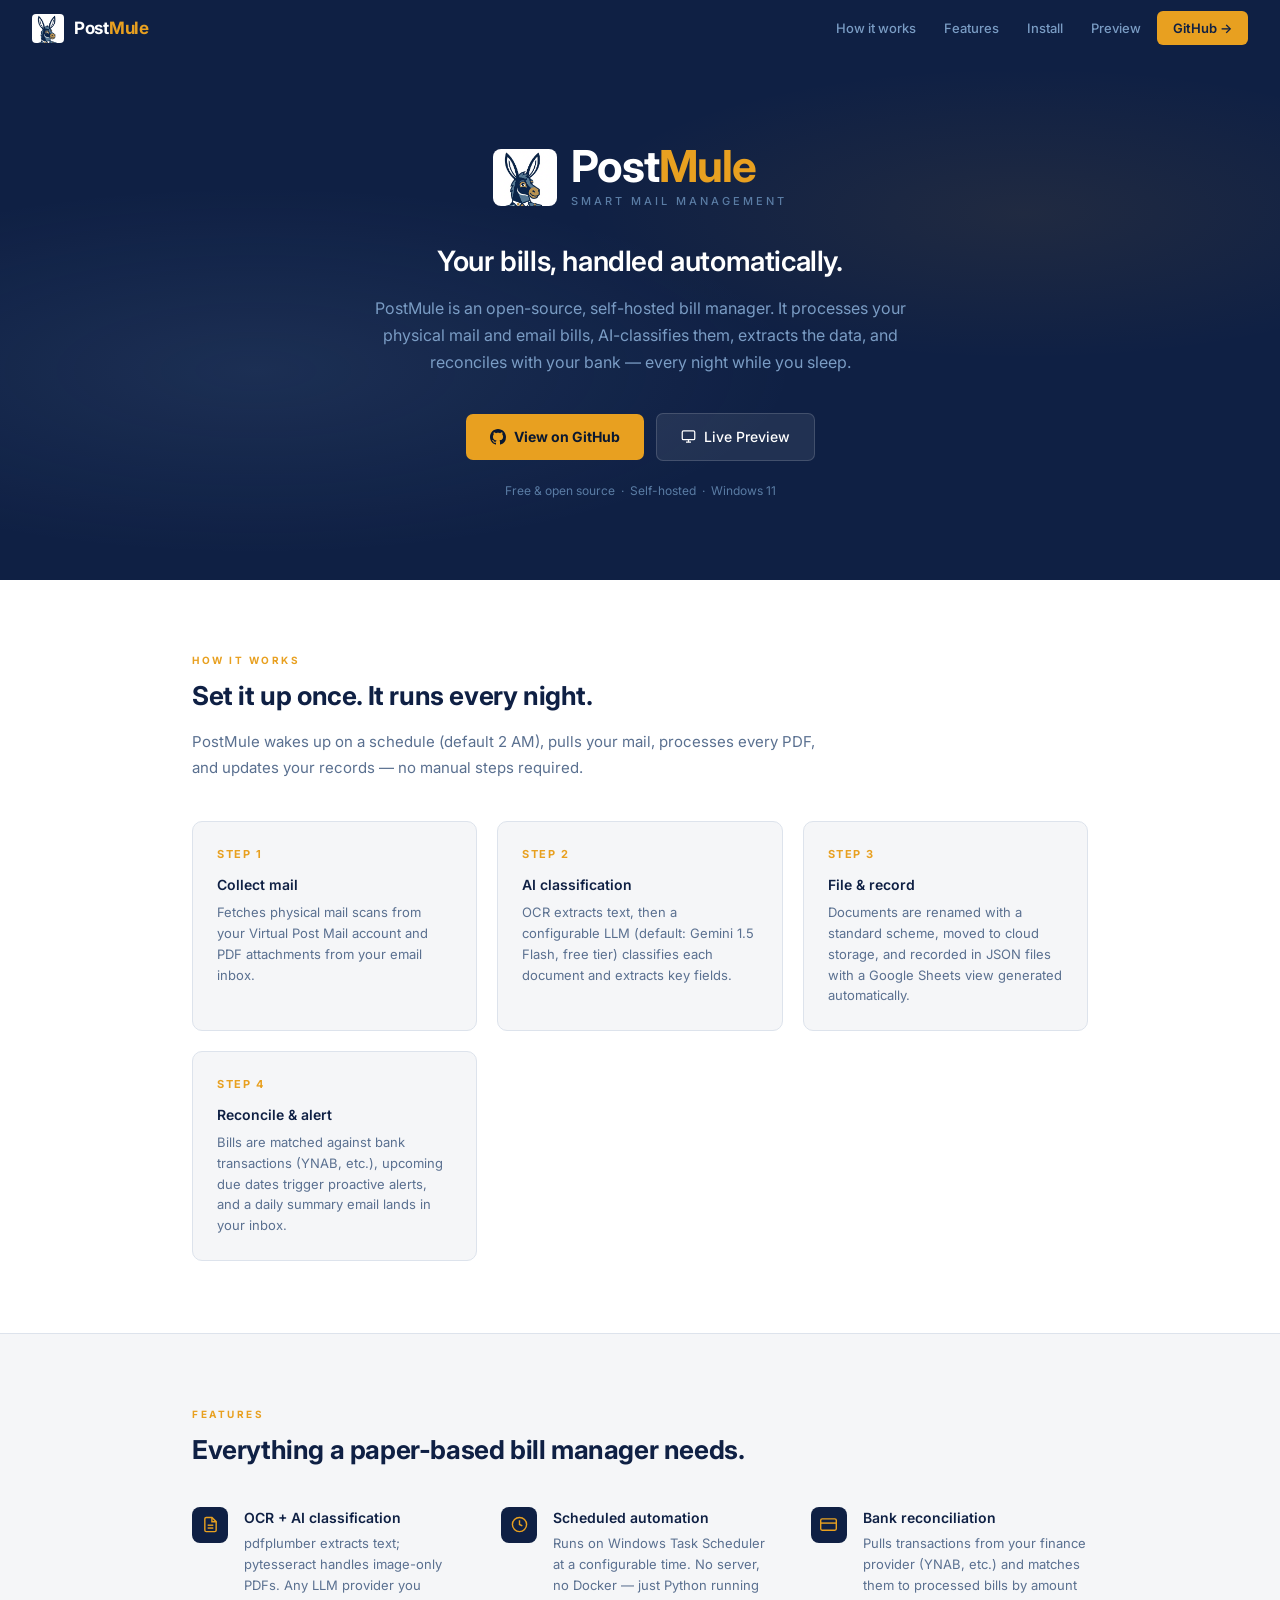
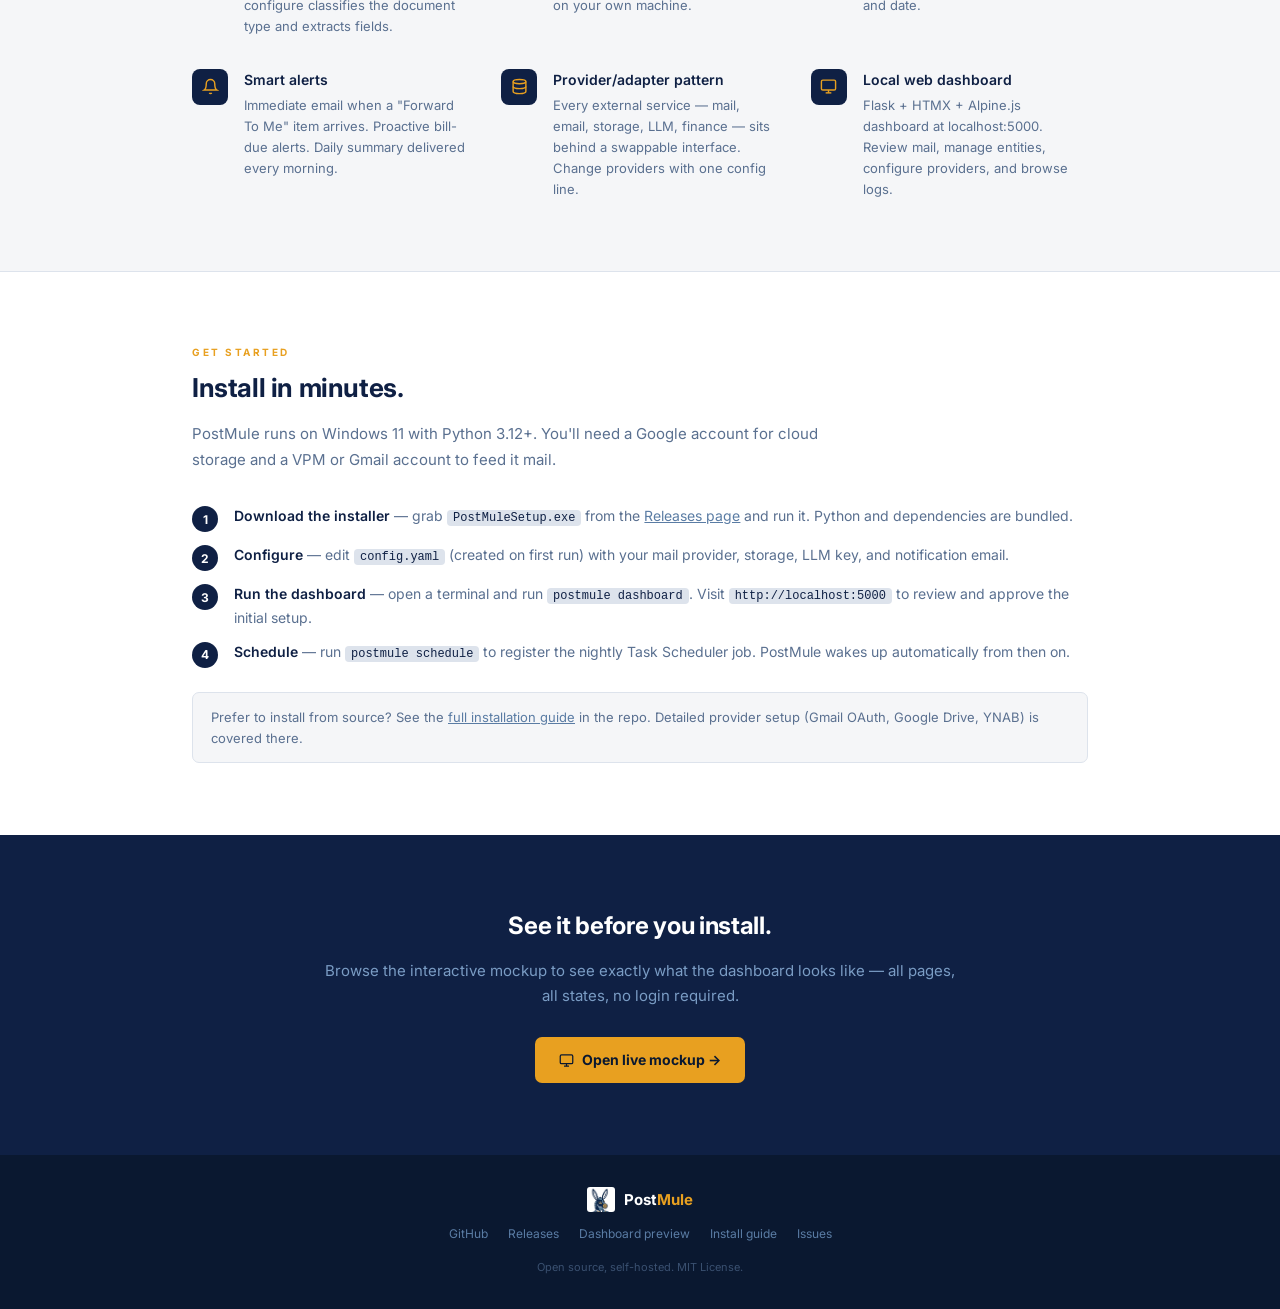
<file: docs/index.html>
<!DOCTYPE html>
<html lang="en">
<head>
  <meta charset="UTF-8">
  <meta name="viewport" content="width=device-width, initial-scale=1.0">
  <title>PostMule — Self-hosted automated bill management</title>
  <meta name="description" content="Open-source, self-hosted bill management. Processes physical mail and email bills, AI-classifies them, and reconciles with your bank — automatically.">
  <link rel="preconnect" href="https://fonts.googleapis.com">
  <link rel="preconnect" href="https://fonts.gstatic.com" crossorigin>
  <link href="https://fonts.googleapis.com/css2?family=Inter:ital,wght@0,400;0,500;0,600;0,700;1,400&display=swap" rel="stylesheet">
  <link rel="icon" type="image/x-icon" href="../postmule/web/static/favicon.ico">
  <style>
    *, *::before, *::after { box-sizing: border-box; margin: 0; padding: 0; }

    :root {
      --navy:      #0F2044;
      --navy-mid:  #1A3060;
      --navy-dark: #0A1830;
      --brass:     #E8A020;
      --brass-dim: #C88010;
      --sky:       #7A9CC4;
      --sky-dim:   #5A7CA4;
      --text:      #0F2044;
      --muted:     #5A7090;
      --faint:     #8A9BB0;
      --surface:   #F5F6F8;
      --border:    #DDE3EC;
      --white:     #FFFFFF;
    }

    body {
      font-family: 'Inter', system-ui, -apple-system, sans-serif;
      color: var(--text);
      background: var(--white);
      line-height: 1.6;
      -webkit-font-smoothing: antialiased;
    }

    a { color: inherit; text-decoration: none; }

    /* ── Nav ───────────────────────────────────────────── */
    .nav {
      background: var(--navy);
      padding: 0 32px;
      display: flex;
      align-items: center;
      justify-content: space-between;
      height: 56px;
      position: sticky;
      top: 0;
      z-index: 100;
    }
    .nav-logo {
      display: flex;
      align-items: center;
      gap: 10px;
      text-decoration: none;
    }
    .nav-logo img { display: block; border-radius: 4px; }
    .nav-wordmark {
      font-size: 17px;
      font-weight: 700;
      color: var(--white);
      letter-spacing: -0.3px;
      line-height: 1;
    }
    .nav-wordmark span { color: var(--brass); }
    .nav-links { display: flex; align-items: center; gap: 4px; }
    .nav-link {
      font-size: 13px;
      font-weight: 500;
      color: var(--sky);
      padding: 6px 12px;
      border-radius: 5px;
      transition: color 0.15s, background 0.15s;
    }
    .nav-link:hover { color: var(--white); background: var(--navy-mid); }
    .nav-cta {
      font-size: 13px;
      font-weight: 600;
      color: var(--navy);
      background: var(--brass);
      padding: 7px 16px;
      border-radius: 6px;
      transition: background 0.15s;
    }
    .nav-cta:hover { background: var(--brass-dim); }

    /* ── Hero ─────────────────────────────────────────── */
    .hero {
      background: var(--navy);
      padding: 88px 32px 80px;
      text-align: center;
      position: relative;
      overflow: hidden;
    }
    .hero::before {
      content: '';
      position: absolute;
      inset: 0;
      background:
        radial-gradient(ellipse 60% 50% at 20% 60%, rgba(122,156,196,0.12) 0%, transparent 70%),
        radial-gradient(ellipse 50% 40% at 80% 30%, rgba(232,160,32,0.08) 0%, transparent 70%);
      pointer-events: none;
    }
    .hero-inner { position: relative; max-width: 760px; margin: 0 auto; }
    .hero-logo {
      display: inline-flex;
      align-items: center;
      gap: 14px;
      margin-bottom: 32px;
    }
    .hero-logo img { width: 64px; height: 57px; border-radius: 8px; display: block; }
    .hero-wordmark {
      font-size: 44px;
      font-weight: 700;
      color: var(--white);
      letter-spacing: -1px;
      line-height: 1;
      text-align: left;
    }
    .hero-wordmark span { color: var(--brass); }
    .hero-tagline-sub {
      font-size: 11px;
      font-weight: 500;
      letter-spacing: 3px;
      color: var(--sky-dim);
      text-transform: uppercase;
      margin-top: 5px;
    }
    .hero-headline {
      font-size: 28px;
      font-weight: 600;
      color: var(--white);
      letter-spacing: -0.4px;
      line-height: 1.3;
      margin-bottom: 16px;
    }
    .hero-sub {
      font-size: 16px;
      color: var(--sky);
      line-height: 1.7;
      max-width: 580px;
      margin: 0 auto 36px;
    }
    .hero-actions { display: flex; align-items: center; justify-content: center; gap: 12px; flex-wrap: wrap; }
    .btn-primary {
      display: inline-flex;
      align-items: center;
      gap: 8px;
      background: var(--brass);
      color: var(--navy-dark);
      font-size: 14px;
      font-weight: 700;
      padding: 12px 24px;
      border-radius: 7px;
      transition: background 0.15s, transform 0.1s;
    }
    .btn-primary:hover { background: var(--brass-dim); transform: translateY(-1px); }
    .btn-primary:active { transform: none; }
    .btn-secondary {
      display: inline-flex;
      align-items: center;
      gap: 8px;
      background: rgba(255,255,255,0.08);
      color: var(--white);
      font-size: 14px;
      font-weight: 500;
      padding: 12px 24px;
      border-radius: 7px;
      border: 1px solid rgba(255,255,255,0.15);
      transition: background 0.15s;
    }
    .btn-secondary:hover { background: rgba(255,255,255,0.13); }
    .hero-note {
      margin-top: 20px;
      font-size: 12px;
      color: var(--sky-dim);
    }

    /* ── Section shell ────────────────────────────────── */
    .section { padding: 72px 32px; max-width: 960px; margin: 0 auto; }
    .section-label {
      font-size: 10px;
      font-weight: 700;
      letter-spacing: 2.5px;
      text-transform: uppercase;
      color: var(--brass);
      margin-bottom: 12px;
    }
    .section-title {
      font-size: 26px;
      font-weight: 700;
      color: var(--navy);
      letter-spacing: -0.4px;
      line-height: 1.25;
      margin-bottom: 16px;
    }
    .section-body {
      font-size: 15px;
      color: var(--muted);
      line-height: 1.75;
      max-width: 640px;
    }

    /* ── What it does ─────────────────────────────────── */
    .steps {
      display: grid;
      grid-template-columns: repeat(auto-fit, minmax(220px, 1fr));
      gap: 20px;
      margin-top: 40px;
    }
    .step {
      background: var(--surface);
      border: 1px solid var(--border);
      border-radius: 10px;
      padding: 24px;
    }
    .step-num {
      font-size: 11px;
      font-weight: 700;
      letter-spacing: 1.5px;
      color: var(--brass);
      text-transform: uppercase;
      margin-bottom: 10px;
    }
    .step-title {
      font-size: 14px;
      font-weight: 600;
      color: var(--navy);
      margin-bottom: 6px;
    }
    .step-desc { font-size: 13px; color: var(--muted); line-height: 1.6; }

    /* ── Features ─────────────────────────────────────── */
    .features-wrap { background: var(--surface); border-top: 1px solid var(--border); border-bottom: 1px solid var(--border); }
    .features { max-width: 960px; margin: 0 auto; padding: 72px 32px; }
    .feature-grid {
      display: grid;
      grid-template-columns: repeat(auto-fit, minmax(260px, 1fr));
      gap: 32px;
      margin-top: 40px;
    }
    .feature { display: flex; gap: 16px; }
    .feature-icon {
      width: 36px;
      height: 36px;
      border-radius: 8px;
      background: var(--navy);
      display: flex;
      align-items: center;
      justify-content: center;
      flex-shrink: 0;
    }
    .feature-icon svg { display: block; }
    .feature-title { font-size: 14px; font-weight: 600; color: var(--navy); margin-bottom: 4px; }
    .feature-desc { font-size: 13px; color: var(--muted); line-height: 1.6; }

    /* ── Install ──────────────────────────────────────── */
    .install-steps { display: flex; flex-direction: column; gap: 12px; margin-top: 32px; }
    .install-step {
      display: flex;
      gap: 16px;
      align-items: flex-start;
    }
    .install-badge {
      min-width: 26px;
      height: 26px;
      border-radius: 50%;
      background: var(--navy);
      color: var(--white);
      font-size: 12px;
      font-weight: 700;
      display: flex;
      align-items: center;
      justify-content: center;
      flex-shrink: 0;
      margin-top: 1px;
    }
    .install-text { font-size: 14px; color: var(--muted); line-height: 1.6; }
    .install-text strong { color: var(--navy); font-weight: 600; }
    .install-text code {
      background: var(--border);
      color: var(--navy);
      font-size: 12px;
      padding: 1px 6px;
      border-radius: 4px;
      font-family: 'Courier New', monospace;
    }
    .install-note {
      margin-top: 24px;
      padding: 14px 18px;
      background: var(--surface);
      border: 1px solid var(--border);
      border-radius: 7px;
      font-size: 13px;
      color: var(--muted);
      line-height: 1.6;
    }
    .install-note a { color: var(--sky-dim); text-decoration: underline; }

    /* ── Preview CTA ──────────────────────────────────── */
    .preview-wrap {
      background: var(--navy);
      padding: 72px 32px;
      text-align: center;
    }
    .preview-inner { max-width: 640px; margin: 0 auto; }
    .preview-title {
      font-size: 24px;
      font-weight: 700;
      color: var(--white);
      letter-spacing: -0.3px;
      margin-bottom: 12px;
    }
    .preview-sub { font-size: 15px; color: var(--sky); line-height: 1.7; margin-bottom: 28px; }

    /* ── Footer ───────────────────────────────────────── */
    footer {
      background: var(--navy-dark);
      padding: 32px;
      text-align: center;
    }
    .footer-logo {
      display: inline-flex;
      align-items: center;
      gap: 9px;
      margin-bottom: 12px;
    }
    .footer-logo img { width: 28px; height: 25px; border-radius: 3px; display: block; }
    .footer-wordmark { font-size: 15px; font-weight: 700; color: var(--white); }
    .footer-wordmark span { color: var(--brass); }
    .footer-links { display: flex; align-items: center; justify-content: center; gap: 20px; margin-bottom: 16px; flex-wrap: wrap; }
    .footer-link { font-size: 12px; color: var(--sky-dim); transition: color 0.15s; }
    .footer-link:hover { color: var(--sky); }
    .footer-copy { font-size: 11px; color: #3A5070; }

    /* ── Responsive ───────────────────────────────────── */
    @media (max-width: 600px) {
      .nav-links { display: none; }
      .hero { padding: 56px 20px 48px; }
      .hero-wordmark { font-size: 32px; }
      .hero-headline { font-size: 22px; }
      .hero-logo img { width: 48px; height: 43px; }
      .section { padding: 48px 20px; }
      .features { padding: 48px 20px; }
      .preview-wrap { padding: 48px 20px; }
    }
  </style>
</head>
<body>

<!-- Nav -->
<nav class="nav">
  <a href="#" class="nav-logo">
    <img src="logo_face.png" width="32" height="29" alt="PostMule logo">
    <div class="nav-wordmark">Post<span>Mule</span></div>
  </a>
  <div class="nav-links">
    <a href="#how-it-works" class="nav-link">How it works</a>
    <a href="#features" class="nav-link">Features</a>
    <a href="#install" class="nav-link">Install</a>
    <a href="mockup_dashboard.html" class="nav-link">Preview</a>
    <a href="https://github.com/PostMule/app" class="nav-cta">GitHub &rarr;</a>
  </div>
</nav>

<!-- Hero -->
<section class="hero">
  <div class="hero-inner">
    <div class="hero-logo">
      <img src="logo_face.png" alt="PostMule mascot">
      <div>
        <div class="hero-wordmark">Post<span>Mule</span></div>
        <div class="hero-tagline-sub">Smart mail management</div>
      </div>
    </div>
    <h1 class="hero-headline">Your bills, handled automatically.</h1>
    <p class="hero-sub">
      PostMule is an open-source, self-hosted bill manager. It processes your
      physical mail and email bills, AI-classifies them, extracts the data, and
      reconciles with your bank — every night while you sleep.
    </p>
    <div class="hero-actions">
      <a href="https://github.com/PostMule/app" class="btn-primary">
        <svg width="16" height="16" viewBox="0 0 24 24" fill="currentColor" aria-hidden="true"><path d="M12 0C5.37 0 0 5.37 0 12c0 5.31 3.435 9.795 8.205 11.385.6.105.825-.255.825-.57 0-.285-.015-1.23-.015-2.235-3.015.555-3.795-.735-4.035-1.41-.135-.345-.72-1.41-1.23-1.695-.42-.225-1.02-.78-.015-.795.945-.015 1.62.87 1.845 1.23 1.08 1.815 2.805 1.305 3.495.99.105-.78.42-1.305.765-1.605-2.67-.3-5.46-1.335-5.46-5.925 0-1.305.465-2.385 1.23-3.225-.12-.3-.54-1.53.12-3.18 0 0 1.005-.315 3.3 1.23.96-.27 1.98-.405 3-.405s2.04.135 3 .405c2.295-1.56 3.3-1.23 3.3-1.23.66 1.65.24 2.88.12 3.18.765.84 1.23 1.905 1.23 3.225 0 4.605-2.805 5.625-5.475 5.925.435.375.81 1.095.81 2.22 0 1.605-.015 2.895-.015 3.3 0 .315.225.69.825.57A12.02 12.02 0 0 0 24 12c0-6.63-5.37-12-12-12z"/></svg>
        View on GitHub
      </a>
      <a href="mockup_dashboard.html" class="btn-secondary">
        <svg width="15" height="15" viewBox="0 0 24 24" fill="none" stroke="currentColor" stroke-width="2" aria-hidden="true"><rect x="2" y="3" width="20" height="14" rx="2"/><line x1="8" y1="21" x2="16" y2="21"/><line x1="12" y1="17" x2="12" y2="21"/></svg>
        Live Preview
      </a>
    </div>
    <p class="hero-note">Free &amp; open source &nbsp;&middot;&nbsp; Self-hosted &nbsp;&middot;&nbsp; Windows 11</p>
  </div>
</section>

<!-- How it works -->
<section class="section" id="how-it-works">
  <div class="section-label">How it works</div>
  <h2 class="section-title">Set it up once. It runs every night.</h2>
  <p class="section-body">PostMule wakes up on a schedule (default 2 AM), pulls your mail, processes every PDF, and updates your records — no manual steps required.</p>
  <div class="steps">
    <div class="step">
      <div class="step-num">Step 1</div>
      <div class="step-title">Collect mail</div>
      <div class="step-desc">Fetches physical mail scans from your Virtual Post Mail account and PDF attachments from your email inbox.</div>
    </div>
    <div class="step">
      <div class="step-num">Step 2</div>
      <div class="step-title">AI classification</div>
      <div class="step-desc">OCR extracts text, then a configurable LLM (default: Gemini 1.5 Flash, free tier) classifies each document and extracts key fields.</div>
    </div>
    <div class="step">
      <div class="step-num">Step 3</div>
      <div class="step-title">File &amp; record</div>
      <div class="step-desc">Documents are renamed with a standard scheme, moved to cloud storage, and recorded in JSON files with a Google Sheets view generated automatically.</div>
    </div>
    <div class="step">
      <div class="step-num">Step 4</div>
      <div class="step-title">Reconcile &amp; alert</div>
      <div class="step-desc">Bills are matched against bank transactions (YNAB, etc.), upcoming due dates trigger proactive alerts, and a daily summary email lands in your inbox.</div>
    </div>
  </div>
</section>

<!-- Features -->
<div class="features-wrap" id="features">
  <div class="features">
    <div class="section-label">Features</div>
    <h2 class="section-title">Everything a paper-based bill manager needs.</h2>
    <div class="feature-grid">
      <div class="feature">
        <div class="feature-icon">
          <svg width="17" height="17" viewBox="0 0 24 24" fill="none" stroke="#E8A020" stroke-width="2" aria-hidden="true"><path d="M14 2H6a2 2 0 0 0-2 2v16a2 2 0 0 0 2 2h12a2 2 0 0 0 2-2V8z"/><polyline points="14 2 14 8 20 8"/><line x1="16" y1="13" x2="8" y2="13"/><line x1="16" y1="17" x2="8" y2="17"/></svg>
        </div>
        <div>
          <div class="feature-title">OCR + AI classification</div>
          <div class="feature-desc">pdfplumber extracts text; pytesseract handles image-only PDFs. Any LLM provider you configure classifies the document type and extracts fields.</div>
        </div>
      </div>
      <div class="feature">
        <div class="feature-icon">
          <svg width="17" height="17" viewBox="0 0 24 24" fill="none" stroke="#E8A020" stroke-width="2" aria-hidden="true"><circle cx="12" cy="12" r="10"/><polyline points="12 6 12 12 16 14"/></svg>
        </div>
        <div>
          <div class="feature-title">Scheduled automation</div>
          <div class="feature-desc">Runs on Windows Task Scheduler at a configurable time. No server, no Docker — just Python running on your own machine.</div>
        </div>
      </div>
      <div class="feature">
        <div class="feature-icon">
          <svg width="17" height="17" viewBox="0 0 24 24" fill="none" stroke="#E8A020" stroke-width="2" aria-hidden="true"><rect x="1" y="4" width="22" height="16" rx="2"/><line x1="1" y1="10" x2="23" y2="10"/></svg>
        </div>
        <div>
          <div class="feature-title">Bank reconciliation</div>
          <div class="feature-desc">Pulls transactions from your finance provider (YNAB, etc.) and matches them to processed bills by amount and date.</div>
        </div>
      </div>
      <div class="feature">
        <div class="feature-icon">
          <svg width="17" height="17" viewBox="0 0 24 24" fill="none" stroke="#E8A020" stroke-width="2" aria-hidden="true"><path d="M18 8A6 6 0 0 0 6 8c0 7-3 9-3 9h18s-3-2-3-9"/><path d="M13.73 21a2 2 0 0 1-3.46 0"/></svg>
        </div>
        <div>
          <div class="feature-title">Smart alerts</div>
          <div class="feature-desc">Immediate email when a "Forward To Me" item arrives. Proactive bill-due alerts. Daily summary delivered every morning.</div>
        </div>
      </div>
      <div class="feature">
        <div class="feature-icon">
          <svg width="17" height="17" viewBox="0 0 24 24" fill="none" stroke="#E8A020" stroke-width="2" aria-hidden="true"><ellipse cx="12" cy="5" rx="9" ry="3"/><path d="M21 12c0 1.66-4 3-9 3s-9-1.34-9-3"/><path d="M3 5v14c0 1.66 4 3 9 3s9-1.34 9-3V5"/></svg>
        </div>
        <div>
          <div class="feature-title">Provider/adapter pattern</div>
          <div class="feature-desc">Every external service — mail, email, storage, LLM, finance — sits behind a swappable interface. Change providers with one config line.</div>
        </div>
      </div>
      <div class="feature">
        <div class="feature-icon">
          <svg width="17" height="17" viewBox="0 0 24 24" fill="none" stroke="#E8A020" stroke-width="2" aria-hidden="true"><rect x="2" y="3" width="20" height="14" rx="2"/><line x1="8" y1="21" x2="16" y2="21"/><line x1="12" y1="17" x2="12" y2="21"/></svg>
        </div>
        <div>
          <div class="feature-title">Local web dashboard</div>
          <div class="feature-desc">Flask + HTMX + Alpine.js dashboard at localhost:5000. Review mail, manage entities, configure providers, and browse logs.</div>
        </div>
      </div>
    </div>
  </div>
</div>

<!-- Install -->
<section class="section" id="install">
  <div class="section-label">Get started</div>
  <h2 class="section-title">Install in minutes.</h2>
  <p class="section-body">PostMule runs on Windows 11 with Python 3.12+. You'll need a Google account for cloud storage and a VPM or Gmail account to feed it mail.</p>
  <div class="install-steps">
    <div class="install-step">
      <div class="install-badge">1</div>
      <div class="install-text"><strong>Download the installer</strong> — grab <code>PostMuleSetup.exe</code> from the <a href="https://github.com/PostMule/app/releases" style="color:var(--sky-dim);text-decoration:underline;">Releases page</a> and run it. Python and dependencies are bundled.</div>
    </div>
    <div class="install-step">
      <div class="install-badge">2</div>
      <div class="install-text"><strong>Configure</strong> — edit <code>config.yaml</code> (created on first run) with your mail provider, storage, LLM key, and notification email.</div>
    </div>
    <div class="install-step">
      <div class="install-badge">3</div>
      <div class="install-text"><strong>Run the dashboard</strong> — open a terminal and run <code>postmule dashboard</code>. Visit <code>http://localhost:5000</code> to review and approve the initial setup.</div>
    </div>
    <div class="install-step">
      <div class="install-badge">4</div>
      <div class="install-text"><strong>Schedule</strong> — run <code>postmule schedule</code> to register the nightly Task Scheduler job. PostMule wakes up automatically from then on.</div>
    </div>
  </div>
  <div class="install-note">
    Prefer to install from source? See the
    <a href="https://github.com/PostMule/app/blob/main/docs/installation.md">full installation guide</a>
    in the repo. Detailed provider setup (Gmail OAuth, Google Drive, YNAB) is covered there.
  </div>
</section>

<!-- Preview CTA -->
<div class="preview-wrap">
  <div class="preview-inner">
    <h2 class="preview-title">See it before you install.</h2>
    <p class="preview-sub">Browse the interactive mockup to see exactly what the dashboard looks like — all pages, all states, no login required.</p>
    <a href="mockup_dashboard.html" class="btn-primary">
      <svg width="15" height="15" viewBox="0 0 24 24" fill="none" stroke="currentColor" stroke-width="2" aria-hidden="true"><rect x="2" y="3" width="20" height="14" rx="2"/><line x1="8" y1="21" x2="16" y2="21"/><line x1="12" y1="17" x2="12" y2="21"/></svg>
      Open live mockup &rarr;
    </a>
  </div>
</div>

<!-- Footer -->
<footer>
  <div class="footer-logo">
    <img src="logo_face.png" alt="PostMule logo">
    <div class="footer-wordmark">Post<span>Mule</span></div>
  </div>
  <div class="footer-links">
    <a href="https://github.com/PostMule/app" class="footer-link">GitHub</a>
    <a href="https://github.com/PostMule/app/releases" class="footer-link">Releases</a>
    <a href="mockup_dashboard.html" class="footer-link">Dashboard preview</a>
    <a href="https://github.com/PostMule/app/blob/main/docs/installation.md" class="footer-link">Install guide</a>
    <a href="https://github.com/PostMule/app/issues" class="footer-link">Issues</a>
  </div>
  <p class="footer-copy">Open source, self-hosted. MIT License.</p>
</footer>

</body>
</html>
</file>
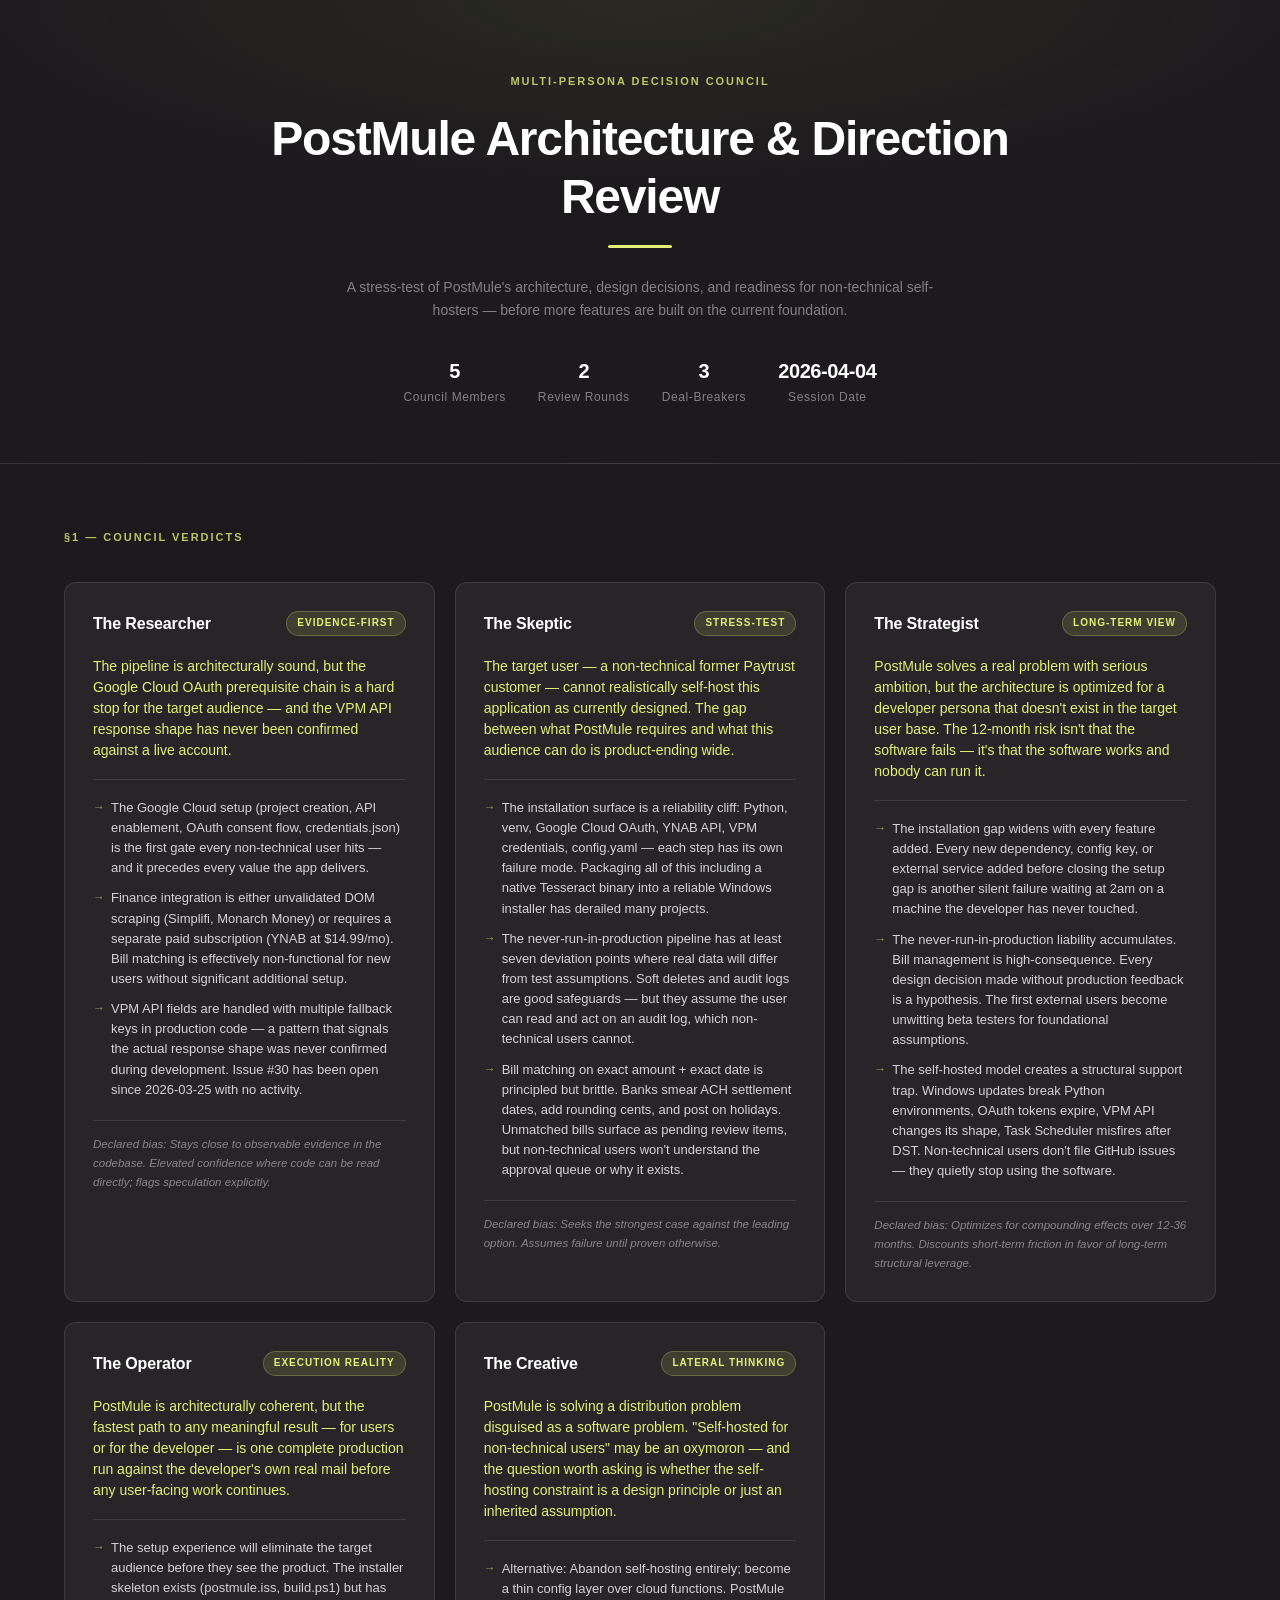
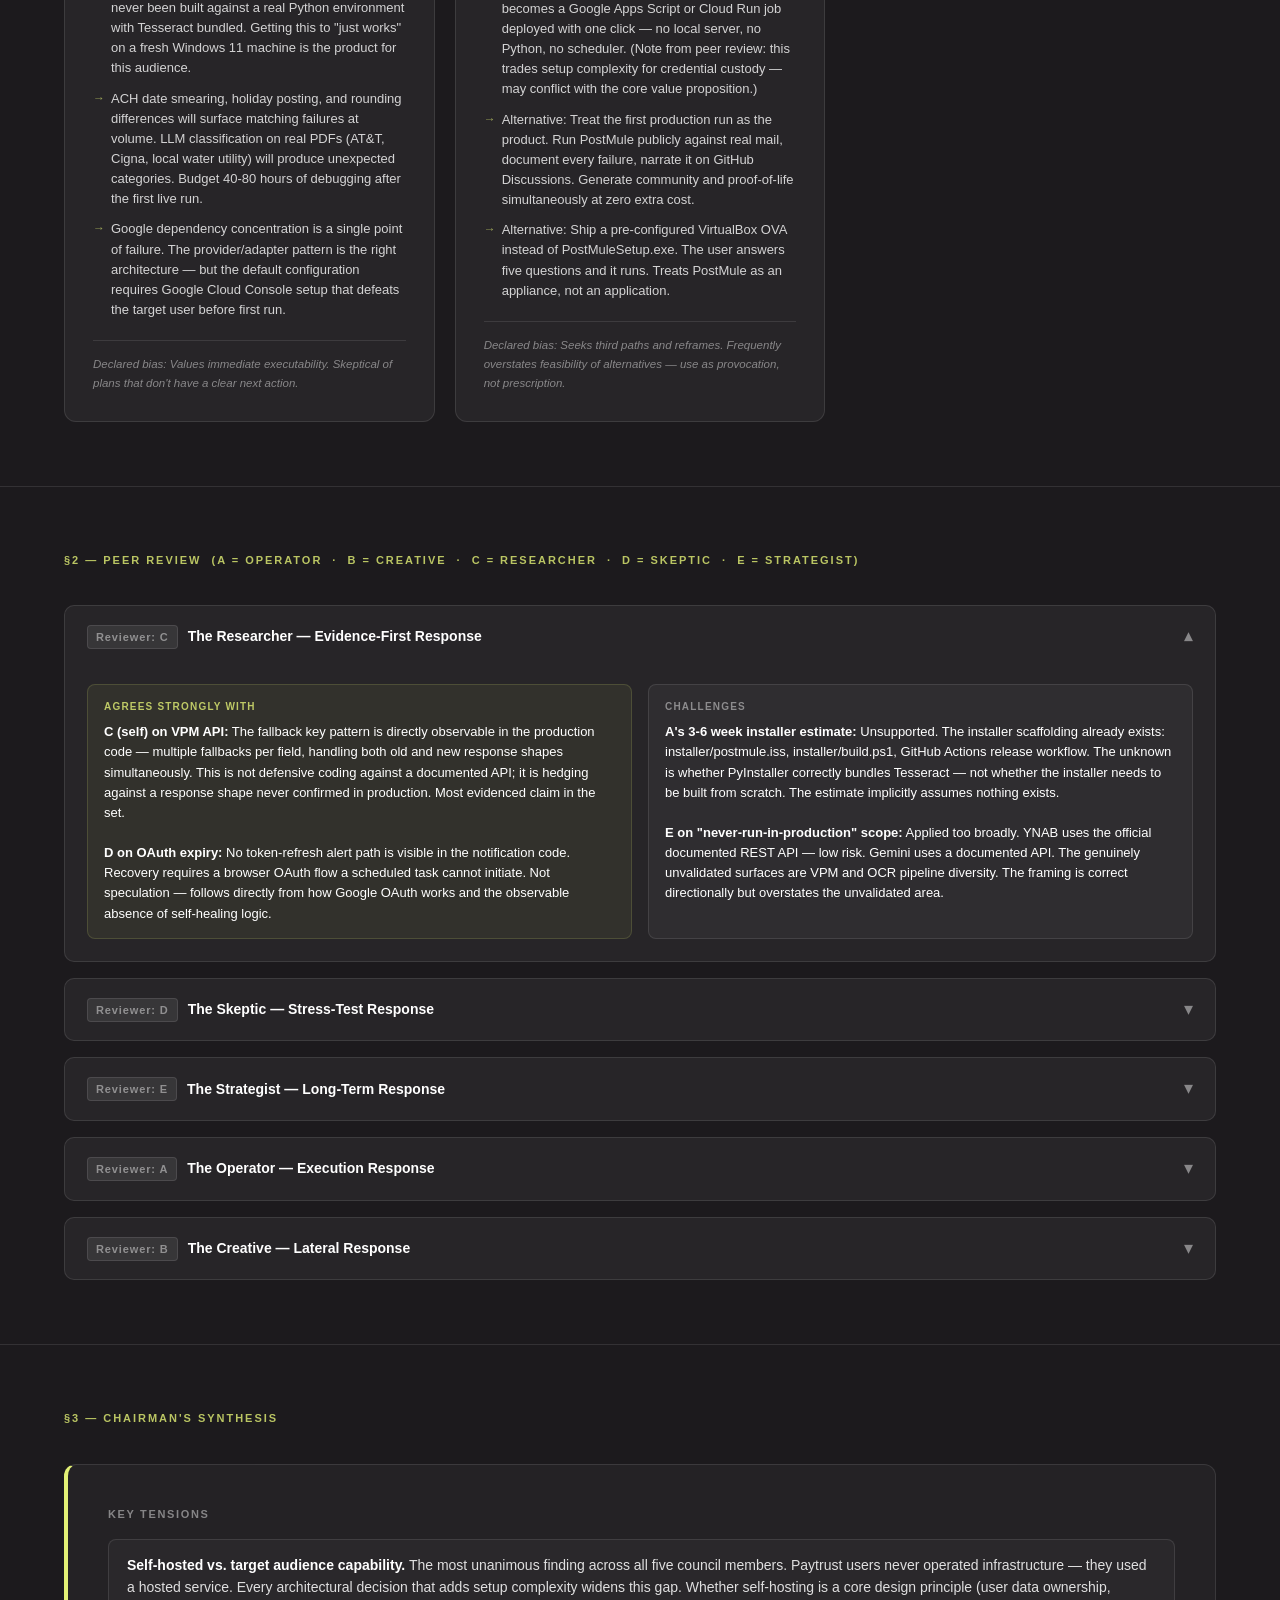
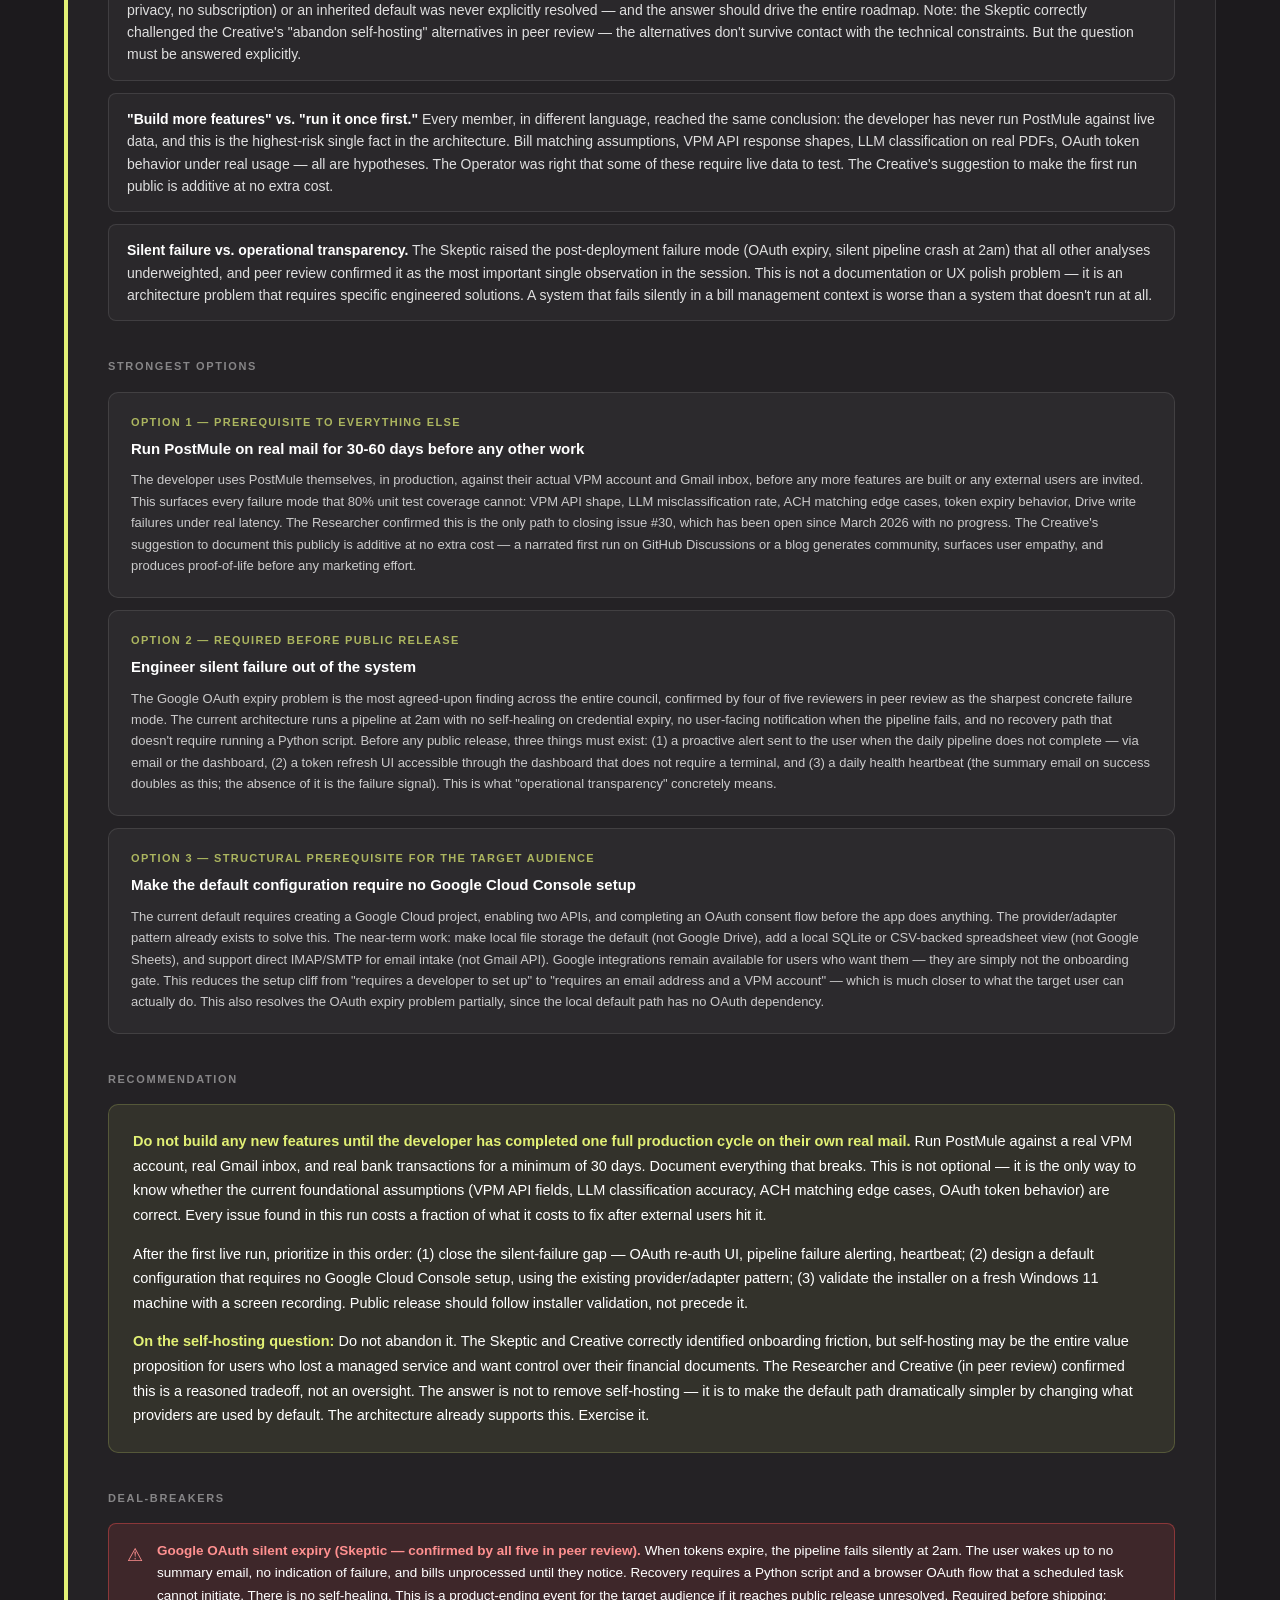
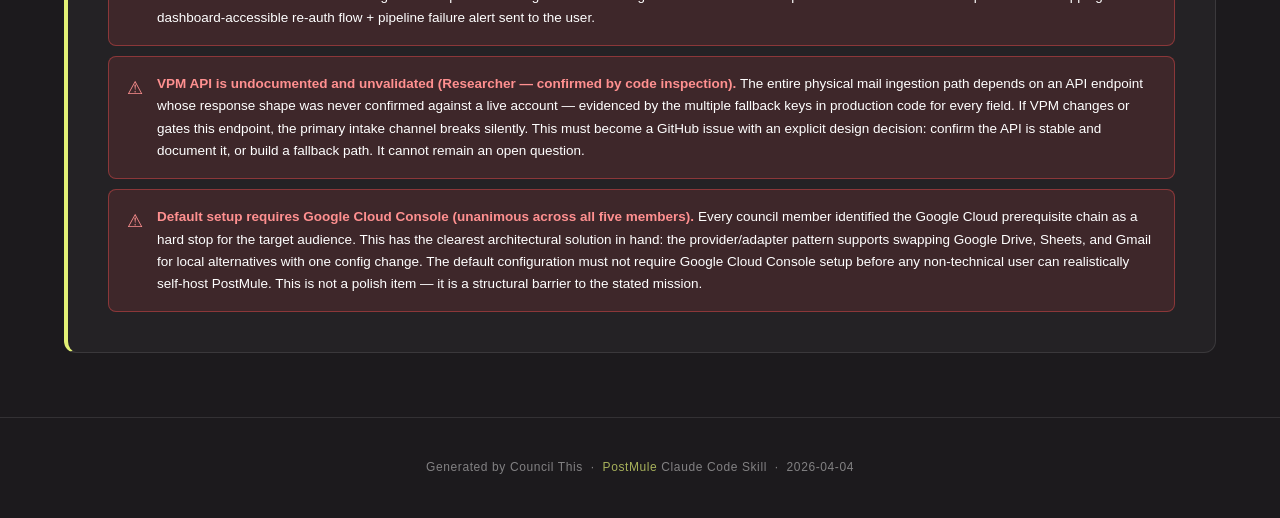
<file: council-report.html>
<!DOCTYPE html>
<html lang="en">
<head>
<meta charset="UTF-8">
<meta name="viewport" content="width=device-width, initial-scale=1.0">
<title>PostMule Council Report</title>
<style>
  *, *::before, *::after { box-sizing: border-box; margin: 0; padding: 0; }

  :root {
    --ink: #1C1A1D;
    --lime: #E2F075;
    --white: #FFFFFF;
    --card-bg: rgba(255,255,255,0.05);
    --border: rgba(255,255,255,0.1);
    --muted: rgba(255,255,255,0.45);
    --danger-bg: rgba(255,80,80,0.12);
    --danger-border: rgba(255,80,80,0.4);
    --danger-text: #ff9090;
  }

  body {
    background: var(--ink);
    color: var(--white);
    font-family: -apple-system, BlinkMacSystemFont, 'Segoe UI', sans-serif;
    font-size: 15px;
    line-height: 1.65;
    padding: 0;
  }

  /* HEADER */
  .header {
    text-align: center;
    padding: 72px 24px 56px;
    border-bottom: 1px solid var(--border);
    background: radial-gradient(ellipse 80% 60% at 50% 0%, rgba(226,240,117,0.07) 0%, transparent 70%);
  }
  .header-eyebrow {
    font-size: 11px;
    font-weight: 600;
    letter-spacing: 0.18em;
    text-transform: uppercase;
    color: var(--lime);
    margin-bottom: 20px;
    opacity: 0.8;
  }
  .header h1 {
    font-size: clamp(28px, 5vw, 48px);
    font-weight: 700;
    letter-spacing: -0.025em;
    line-height: 1.2;
    max-width: 780px;
    margin: 0 auto 20px;
  }
  .header-underline {
    width: 64px;
    height: 3px;
    background: var(--lime);
    margin: 0 auto 28px;
    border-radius: 2px;
  }
  .header-subtitle {
    color: var(--muted);
    font-size: 14px;
    max-width: 600px;
    margin: 0 auto;
  }
  .header-meta {
    display: flex;
    justify-content: center;
    gap: 32px;
    margin-top: 32px;
    flex-wrap: wrap;
  }
  .header-meta-item {
    font-size: 12px;
    color: var(--muted);
    letter-spacing: 0.05em;
  }
  .header-meta-item strong {
    color: var(--white);
    display: block;
    font-size: 20px;
    font-weight: 700;
    letter-spacing: -0.02em;
  }

  /* LAYOUT */
  .container {
    max-width: 1200px;
    margin: 0 auto;
    padding: 0 24px;
  }

  section {
    padding: 64px 0;
    border-bottom: 1px solid var(--border);
  }
  section:last-of-type { border-bottom: none; }

  .section-label {
    font-size: 11px;
    font-weight: 600;
    letter-spacing: 0.18em;
    text-transform: uppercase;
    color: var(--lime);
    margin-bottom: 36px;
    opacity: 0.8;
  }

  /* COUNCIL CARDS */
  .council-grid {
    display: grid;
    grid-template-columns: repeat(auto-fill, minmax(320px, 1fr));
    gap: 20px;
  }

  .council-card {
    background: var(--card-bg);
    border: 1px solid var(--border);
    border-radius: 12px;
    padding: 28px;
    transition: border-color 0.2s, background 0.2s;
  }
  .council-card:hover {
    border-color: rgba(226,240,117,0.3);
    background: rgba(255,255,255,0.07);
  }

  .card-header {
    display: flex;
    align-items: flex-start;
    justify-content: space-between;
    margin-bottom: 18px;
    gap: 12px;
  }
  .persona-name {
    font-size: 16px;
    font-weight: 700;
    letter-spacing: -0.01em;
  }
  .role-badge {
    font-size: 10px;
    font-weight: 600;
    letter-spacing: 0.1em;
    text-transform: uppercase;
    background: rgba(226,240,117,0.12);
    color: var(--lime);
    border: 1px solid rgba(226,240,117,0.25);
    padding: 3px 10px;
    border-radius: 20px;
    white-space: nowrap;
    flex-shrink: 0;
  }

  .card-verdict {
    font-size: 14px;
    color: var(--lime);
    font-weight: 500;
    line-height: 1.5;
    margin-bottom: 18px;
    padding-bottom: 18px;
    border-bottom: 1px solid var(--border);
  }

  .card-points {
    list-style: none;
    display: flex;
    flex-direction: column;
    gap: 10px;
    margin-bottom: 20px;
  }
  .card-points li {
    font-size: 13px;
    color: rgba(255,255,255,0.8);
    padding-left: 18px;
    position: relative;
    line-height: 1.55;
  }
  .card-points li::before {
    content: '\2192';
    position: absolute;
    left: 0;
    color: var(--lime);
    opacity: 0.6;
    font-size: 12px;
  }

  .card-bias {
    font-size: 11.5px;
    color: var(--muted);
    font-style: italic;
    border-top: 1px solid var(--border);
    padding-top: 14px;
  }

  /* PEER REVIEW */
  .peer-review-grid {
    display: flex;
    flex-direction: column;
    gap: 16px;
  }

  .peer-card {
    background: var(--card-bg);
    border: 1px solid var(--border);
    border-radius: 10px;
    overflow: hidden;
  }

  .peer-card-header {
    display: flex;
    align-items: center;
    justify-content: space-between;
    padding: 16px 22px;
    cursor: pointer;
    user-select: none;
    gap: 12px;
  }
  .peer-card-header:hover { background: rgba(255,255,255,0.03); }

  .peer-card-title {
    font-size: 14px;
    font-weight: 600;
    display: flex;
    align-items: center;
    gap: 10px;
  }
  .peer-label-badge {
    font-size: 11px;
    font-weight: 700;
    letter-spacing: 0.08em;
    background: rgba(255,255,255,0.08);
    border: 1px solid var(--border);
    padding: 2px 8px;
    border-radius: 4px;
    color: var(--muted);
  }
  .peer-toggle {
    color: var(--muted);
    font-size: 18px;
    transition: transform 0.2s;
    flex-shrink: 0;
  }
  .peer-card.open .peer-toggle { transform: rotate(180deg); }

  .peer-card-body {
    display: none;
    padding: 0 22px 22px;
  }
  .peer-card.open .peer-card-body { display: block; }

  .peer-row {
    display: grid;
    grid-template-columns: 1fr 1fr;
    gap: 16px;
    margin-top: 16px;
  }
  @media (max-width: 640px) { .peer-row { grid-template-columns: 1fr; } }

  .peer-agree, .peer-challenge {
    padding: 14px 16px;
    border-radius: 8px;
    font-size: 13px;
    line-height: 1.55;
  }
  .peer-agree {
    background: rgba(226,240,117,0.06);
    border: 1px solid rgba(226,240,117,0.15);
  }
  .peer-challenge {
    background: rgba(255,255,255,0.04);
    border: 1px solid var(--border);
  }
  .peer-agree-label, .peer-challenge-label {
    font-size: 10px;
    font-weight: 700;
    letter-spacing: 0.12em;
    text-transform: uppercase;
    margin-bottom: 8px;
  }
  .peer-agree-label { color: var(--lime); opacity: 0.8; }
  .peer-challenge-label { color: var(--muted); }

  /* CHAIRMAN */
  .chairman-box {
    background: rgba(255,255,255,0.04);
    border: 1px solid var(--border);
    border-left: 4px solid var(--lime);
    border-radius: 12px;
    padding: 40px;
  }

  .chairman-section { margin-bottom: 36px; }
  .chairman-section:last-child { margin-bottom: 0; }

  .chairman-section-title {
    font-size: 11px;
    font-weight: 700;
    letter-spacing: 0.15em;
    text-transform: uppercase;
    color: var(--muted);
    margin-bottom: 16px;
  }

  .tension-list, .option-list {
    list-style: none;
    display: flex;
    flex-direction: column;
    gap: 12px;
  }
  .tension-list li {
    padding: 14px 18px;
    background: rgba(255,255,255,0.03);
    border: 1px solid var(--border);
    border-radius: 8px;
    font-size: 14px;
    color: rgba(255,255,255,0.85);
    line-height: 1.6;
  }
  .tension-list li strong { color: var(--white); }

  .option-item {
    padding: 20px 22px;
    background: rgba(255,255,255,0.04);
    border: 1px solid var(--border);
    border-radius: 10px;
  }
  .option-number {
    font-size: 11px;
    font-weight: 700;
    letter-spacing: 0.12em;
    text-transform: uppercase;
    color: var(--lime);
    opacity: 0.7;
    margin-bottom: 6px;
  }
  .option-title {
    font-size: 15px;
    font-weight: 700;
    color: var(--white);
    margin-bottom: 8px;
  }
  .option-body {
    font-size: 13px;
    color: rgba(255,255,255,0.75);
    line-height: 1.65;
  }

  .recommendation-block {
    background: rgba(226,240,117,0.08);
    border: 1px solid rgba(226,240,117,0.2);
    border-radius: 10px;
    padding: 24px;
  }
  .recommendation-block p {
    font-size: 14.5px;
    color: var(--white);
    line-height: 1.7;
    margin-bottom: 14px;
  }
  .recommendation-block p:last-child { margin-bottom: 0; }
  .recommendation-block strong { color: var(--lime); }

  .dealbreaker-list {
    list-style: none;
    display: flex;
    flex-direction: column;
    gap: 10px;
  }
  .dealbreaker-item {
    background: var(--danger-bg);
    border: 1px solid var(--danger-border);
    border-radius: 8px;
    padding: 16px 18px;
    font-size: 13.5px;
    color: var(--white);
    line-height: 1.65;
    display: flex;
    gap: 14px;
    align-items: flex-start;
  }
  .dealbreaker-icon {
    color: var(--danger-text);
    font-size: 18px;
    flex-shrink: 0;
    margin-top: 1px;
  }
  .dealbreaker-item strong { color: var(--danger-text); }

  /* FOOTER */
  .footer {
    text-align: center;
    padding: 40px 24px;
    border-top: 1px solid var(--border);
    font-size: 12px;
    color: var(--muted);
    letter-spacing: 0.05em;
  }
  .footer a { color: var(--lime); text-decoration: none; opacity: 0.7; }
</style>
</head>
<body>

<div class="header">
  <div class="header-eyebrow">Multi-Persona Decision Council</div>
  <h1>PostMule Architecture &amp; Direction Review</h1>
  <div class="header-underline"></div>
  <p class="header-subtitle">A stress-test of PostMule's architecture, design decisions, and readiness for non-technical self-hosters — before more features are built on the current foundation.</p>
  <div class="header-meta">
    <div class="header-meta-item"><strong>5</strong>Council Members</div>
    <div class="header-meta-item"><strong>2</strong>Review Rounds</div>
    <div class="header-meta-item"><strong>3</strong>Deal-Breakers</div>
    <div class="header-meta-item"><strong>2026-04-04</strong>Session Date</div>
  </div>
</div>

<!-- SECTION 1: COUNCIL CARDS -->
<section>
  <div class="container">
    <div class="section-label">§1 — Council Verdicts</div>
    <div class="council-grid">

      <div class="council-card">
        <div class="card-header">
          <span class="persona-name">The Researcher</span>
          <span class="role-badge">Evidence-First</span>
        </div>
        <div class="card-verdict">The pipeline is architecturally sound, but the Google Cloud OAuth prerequisite chain is a hard stop for the target audience — and the VPM API response shape has never been confirmed against a live account.</div>
        <ul class="card-points">
          <li>The Google Cloud setup (project creation, API enablement, OAuth consent flow, credentials.json) is the first gate every non-technical user hits — and it precedes every value the app delivers.</li>
          <li>Finance integration is either unvalidated DOM scraping (Simplifi, Monarch Money) or requires a separate paid subscription (YNAB at $14.99/mo). Bill matching is effectively non-functional for new users without significant additional setup.</li>
          <li>VPM API fields are handled with multiple fallback keys in production code — a pattern that signals the actual response shape was never confirmed during development. Issue #30 has been open since 2026-03-25 with no activity.</li>
        </ul>
        <div class="card-bias">Declared bias: Stays close to observable evidence in the codebase. Elevated confidence where code can be read directly; flags speculation explicitly.</div>
      </div>

      <div class="council-card">
        <div class="card-header">
          <span class="persona-name">The Skeptic</span>
          <span class="role-badge">Stress-Test</span>
        </div>
        <div class="card-verdict">The target user — a non-technical former Paytrust customer — cannot realistically self-host this application as currently designed. The gap between what PostMule requires and what this audience can do is product-ending wide.</div>
        <ul class="card-points">
          <li>The installation surface is a reliability cliff: Python, venv, Google Cloud OAuth, YNAB API, VPM credentials, config.yaml — each step has its own failure mode. Packaging all of this including a native Tesseract binary into a reliable Windows installer has derailed many projects.</li>
          <li>The never-run-in-production pipeline has at least seven deviation points where real data will differ from test assumptions. Soft deletes and audit logs are good safeguards — but they assume the user can read and act on an audit log, which non-technical users cannot.</li>
          <li>Bill matching on exact amount + exact date is principled but brittle. Banks smear ACH settlement dates, add rounding cents, and post on holidays. Unmatched bills surface as pending review items, but non-technical users won't understand the approval queue or why it exists.</li>
        </ul>
        <div class="card-bias">Declared bias: Seeks the strongest case against the leading option. Assumes failure until proven otherwise.</div>
      </div>

      <div class="council-card">
        <div class="card-header">
          <span class="persona-name">The Strategist</span>
          <span class="role-badge">Long-Term View</span>
        </div>
        <div class="card-verdict">PostMule solves a real problem with serious ambition, but the architecture is optimized for a developer persona that doesn't exist in the target user base. The 12-month risk isn't that the software fails — it's that the software works and nobody can run it.</div>
        <ul class="card-points">
          <li>The installation gap widens with every feature added. Every new dependency, config key, or external service added before closing the setup gap is another silent failure waiting at 2am on a machine the developer has never touched.</li>
          <li>The never-run-in-production liability accumulates. Bill management is high-consequence. Every design decision made without production feedback is a hypothesis. The first external users become unwitting beta testers for foundational assumptions.</li>
          <li>The self-hosted model creates a structural support trap. Windows updates break Python environments, OAuth tokens expire, VPM API changes its shape, Task Scheduler misfires after DST. Non-technical users don't file GitHub issues — they quietly stop using the software.</li>
        </ul>
        <div class="card-bias">Declared bias: Optimizes for compounding effects over 12-36 months. Discounts short-term friction in favor of long-term structural leverage.</div>
      </div>

      <div class="council-card">
        <div class="card-header">
          <span class="persona-name">The Operator</span>
          <span class="role-badge">Execution Reality</span>
        </div>
        <div class="card-verdict">PostMule is architecturally coherent, but the fastest path to any meaningful result — for users or for the developer — is one complete production run against the developer's own real mail before any user-facing work continues.</div>
        <ul class="card-points">
          <li>The setup experience will eliminate the target audience before they see the product. The installer skeleton exists (postmule.iss, build.ps1) but has never been built against a real Python environment with Tesseract bundled. Getting this to "just works" on a fresh Windows 11 machine is the product for this audience.</li>
          <li>ACH date smearing, holiday posting, and rounding differences will surface matching failures at volume. LLM classification on real PDFs (AT&amp;T, Cigna, local water utility) will produce unexpected categories. Budget 40-80 hours of debugging after the first live run.</li>
          <li>Google dependency concentration is a single point of failure. The provider/adapter pattern is the right architecture — but the default configuration requires Google Cloud Console setup that defeats the target user before first run.</li>
        </ul>
        <div class="card-bias">Declared bias: Values immediate executability. Skeptical of plans that don't have a clear next action.</div>
      </div>

      <div class="council-card">
        <div class="card-header">
          <span class="persona-name">The Creative</span>
          <span class="role-badge">Lateral Thinking</span>
        </div>
        <div class="card-verdict">PostMule is solving a distribution problem disguised as a software problem. "Self-hosted for non-technical users" may be an oxymoron — and the question worth asking is whether the self-hosting constraint is a design principle or just an inherited assumption.</div>
        <ul class="card-points">
          <li>Alternative: Abandon self-hosting entirely; become a thin config layer over cloud functions. PostMule becomes a Google Apps Script or Cloud Run job deployed with one click — no local server, no Python, no scheduler. (Note from peer review: this trades setup complexity for credential custody — may conflict with the core value proposition.)</li>
          <li>Alternative: Treat the first production run as the product. Run PostMule publicly against real mail, document every failure, narrate it on GitHub Discussions. Generate community and proof-of-life simultaneously at zero extra cost.</li>
          <li>Alternative: Ship a pre-configured VirtualBox OVA instead of PostMuleSetup.exe. The user answers five questions and it runs. Treats PostMule as an appliance, not an application.</li>
        </ul>
        <div class="card-bias">Declared bias: Seeks third paths and reframes. Frequently overstates feasibility of alternatives — use as provocation, not prescription.</div>
      </div>

    </div>
  </div>
</section>

<!-- SECTION 2: PEER REVIEW -->
<section>
  <div class="container">
    <div class="section-label">§2 — Peer Review &nbsp;(A = Operator &nbsp;·&nbsp; B = Creative &nbsp;·&nbsp; C = Researcher &nbsp;·&nbsp; D = Skeptic &nbsp;·&nbsp; E = Strategist)</div>
    <div class="peer-review-grid">

      <div class="peer-card open">
        <div class="peer-card-header" onclick="this.parentElement.classList.toggle('open')">
          <div class="peer-card-title">
            <span class="peer-label-badge">Reviewer: C</span>
            The Researcher — Evidence-First Response
          </div>
          <span class="peer-toggle">&#9662;</span>
        </div>
        <div class="peer-card-body">
          <div class="peer-row">
            <div class="peer-agree">
              <div class="peer-agree-label">Agrees Strongly With</div>
              <p><strong>C (self) on VPM API:</strong> The fallback key pattern is directly observable in the production code — multiple fallbacks per field, handling both old and new response shapes simultaneously. This is not defensive coding against a documented API; it is hedging against a response shape never confirmed in production. Most evidenced claim in the set.</p>
              <br>
              <p><strong>D on OAuth expiry:</strong> No token-refresh alert path is visible in the notification code. Recovery requires a browser OAuth flow a scheduled task cannot initiate. Not speculation — follows directly from how Google OAuth works and the observable absence of self-healing logic.</p>
            </div>
            <div class="peer-challenge">
              <div class="peer-challenge-label">Challenges</div>
              <p><strong>A's 3-6 week installer estimate:</strong> Unsupported. The installer scaffolding already exists: installer/postmule.iss, installer/build.ps1, GitHub Actions release workflow. The unknown is whether PyInstaller correctly bundles Tesseract — not whether the installer needs to be built from scratch. The estimate implicitly assumes nothing exists.</p>
              <br>
              <p><strong>E on "never-run-in-production" scope:</strong> Applied too broadly. YNAB uses the official documented REST API — low risk. Gemini uses a documented API. The genuinely unvalidated surfaces are VPM and OCR pipeline diversity. The framing is correct directionally but overstates the unvalidated area.</p>
            </div>
          </div>
        </div>
      </div>

      <div class="peer-card">
        <div class="peer-card-header" onclick="this.parentElement.classList.toggle('open')">
          <div class="peer-card-title">
            <span class="peer-label-badge">Reviewer: D</span>
            The Skeptic — Stress-Test Response
          </div>
          <span class="peer-toggle">&#9662;</span>
        </div>
        <div class="peer-card-body">
          <div class="peer-row">
            <div class="peer-agree">
              <div class="peer-agree-label">Agrees Strongly With</div>
              <p><strong>D (self) on OAuth expiry:</strong> The sharpest concrete failure mode. Silent failure after successful setup — when the user believes the system is working — is categorically worse than a hard installation failure. Post-deployment, invisible, high-consequence. The most important observation in the entire set.</p>
              <br>
              <p><strong>C on VPM API:</strong> Underweighted by everyone else. The fallback key pattern is a code smell screaming "we don't control this surface." If VPM changes their API response shape, intake breaks silently. This deserves its own risk category, not a footnote.</p>
            </div>
            <div class="peer-challenge">
              <div class="peer-challenge-label">Challenges</div>
              <p><strong>B's "abandon self-hosting":</strong> Intellectually attractive, practically hollow. Google Apps Script has 6-minute execution limits, no persistent filesystem, no path to running pdfplumber or pytesseract. Cloud Run eliminates the cost-free premise. The bootable USB trades one installation cliff for another (BIOS boot order, VirtualBox networking for non-technical users). The reframing question is good; the proposed answers are not.</p>
              <br>
              <p><strong>A's "ship the installer and you're done":</strong> A successful installer still leaves OAuth expiry, VPM fragility, and bill matching brittleness intact. It is a necessary condition, not a sufficient one. Treating the installer as the finish line sets a milestone that will feel like completion but isn't.</p>
            </div>
          </div>
        </div>
      </div>

      <div class="peer-card">
        <div class="peer-card-header" onclick="this.parentElement.classList.toggle('open')">
          <div class="peer-card-title">
            <span class="peer-label-badge">Reviewer: E</span>
            The Strategist — Long-Term Response
          </div>
          <span class="peer-toggle">&#9662;</span>
        </div>
        <div class="peer-card-body">
          <div class="peer-row">
            <div class="peer-agree">
              <div class="peer-agree-label">Agrees Strongly With</div>
              <p><strong>B:</strong> The reframing question — "would the target user want 'install this Python app' or 'here's your login'?" — is the sharpest single sentence in the set. B is the only perspective that challenges the self-hosting assumption at the root rather than trying to sand down its rough edges. That is the correct level at which to apply strategic pressure, even if the proposed alternatives need more work.</p>
              <br>
              <p><strong>D on OAuth expiry:</strong> Silent failure after successful setup is a class of failure that makes the product untrustworthy in practice regardless of matching logic quality. D is asking "what happens after it's been running for 90 days?" — which is a more important question than "can the user get it running?"</p>
            </div>
            <div class="peer-challenge">
              <div class="peer-challenge-label">Challenges</div>
              <p><strong>A's "developer production run solves it":</strong> A developer production run solves the developer's validation problem, not the user's installation problem. The developer can re-auth tokens; the developer isn't confused by Task Scheduler. Dogfooding validates pipeline logic only — it does not validate the user experience at all.</p>
              <br>
              <p><strong>E (self):</strong> "Design for operational transparency first" accepts self-hosting as the delivery model. The more honest conclusion from my own analysis is the same as B's: if the architecture is optimized for a developer persona that doesn't exist in the target base, better error messages won't fix it. The self-hosting question needs to be explicitly decided, not assumed.</p>
            </div>
          </div>
        </div>
      </div>

      <div class="peer-card">
        <div class="peer-card-header" onclick="this.parentElement.classList.toggle('open')">
          <div class="peer-card-title">
            <span class="peer-label-badge">Reviewer: A</span>
            The Operator — Execution Response
          </div>
          <span class="peer-toggle">&#9662;</span>
        </div>
        <div class="peer-card-body">
          <div class="peer-row">
            <div class="peer-agree">
              <div class="peer-agree-label">Agrees Strongly With</div>
              <p><strong>D on OAuth expiry:</strong> Silent, post-deployment, high-consequence, no recovery path a scheduled task can execute. Every other analyst gestures at "non-technical users can't do this" — D names the specific mechanism that kills it even after successful setup. That's the most actionable observation.</p>
              <br>
              <p><strong>C on issue #30:</strong> "End-to-end validation never closed" is the most immediately actionable finding. If the response shape was never confirmed against a live account, the fallback logic is untested fiction. This is a concrete gap with a concrete fix.</p>
            </div>
            <div class="peer-challenge">
              <div class="peer-challenge-label">Challenges</div>
              <p><strong>B's alternatives:</strong> The least actionable output. Cloud Run and Google Apps Script change the storage model, scheduling model, credential model, and privacy posture simultaneously. The bootable USB ignores that the app has persistent state (JSON files, Drive layout, credentials) that doesn't survive a stateless boot. These are thought experiments, not options.</p>
              <br>
              <p><strong>E's guiding principle:</strong> Correct in principle, nearly meaningless in practice. What does "operational transparency" mean for a scheduled Python script at 2am? E doesn't say. D's OAuth expiry and C's issue #30 tell you exactly what to do next; E's framing disappears by the time someone opens a terminal.</p>
            </div>
          </div>
        </div>
      </div>

      <div class="peer-card">
        <div class="peer-card-header" onclick="this.parentElement.classList.toggle('open')">
          <div class="peer-card-title">
            <span class="peer-label-badge">Reviewer: B</span>
            The Creative — Lateral Response
          </div>
          <span class="peer-toggle">&#9662;</span>
        </div>
        <div class="peer-card-body">
          <div class="peer-row">
            <div class="peer-agree">
              <div class="peer-agree-label">Agrees Strongly With</div>
              <p><strong>D on OAuth expiry:</strong> Everyone else asks "can the user get it running?" D asks "what happens after it's been running for 90 days?" That is the harder and more important question. The answer — silent OAuth expiry with no recovery path — means the system as designed cannot be left unattended by a non-technical user. That is the entire premise of the product.</p>
              <br>
              <p><strong>E on accumulating risk:</strong> "The architecture actively accumulates risk the longer it runs unattended" is precise and damning. It's not just that the target user can't run it — the system gets progressively less trustworthy the longer it operates without developer oversight.</p>
            </div>
            <div class="peer-challenge">
              <div class="peer-challenge-label">Challenges</div>
              <p><strong>B (self) on "abandon self-hosting":</strong> Too fast. Never asked why the constraint exists. If PostMule fills the Paytrust gap, the reason Paytrust failed is relevant — it was a centralized service users had to trust with financial credentials. Self-hosting may not be an accident; it may be the entire point. My framing traded one trust problem (setup complexity) for a potentially larger one (credential custody).</p>
              <br>
              <p><strong>C on VPM "critical unknown":</strong> Flagging it as an open question keeps it in limbo. The correct response is a design decision: build a scraping fallback the system can fail over to automatically, or treat VPM as explicitly unsupported until the API is confirmed. It needs to become a GitHub issue with a decision attached.</p>
            </div>
          </div>
        </div>
      </div>

    </div>
  </div>
</section>

<!-- SECTION 3: CHAIRMAN -->
<section>
  <div class="container">
    <div class="section-label">§3 — Chairman's Synthesis</div>
    <div class="chairman-box">

      <div class="chairman-section">
        <div class="chairman-section-title">Key Tensions</div>
        <ul class="tension-list">
          <li><strong>Self-hosted vs. target audience capability.</strong> The most unanimous finding across all five council members. Paytrust users never operated infrastructure — they used a hosted service. Every architectural decision that adds setup complexity widens this gap. Whether self-hosting is a core design principle (user data ownership, privacy, no subscription) or an inherited default was never explicitly resolved — and the answer should drive the entire roadmap. Note: the Skeptic correctly challenged the Creative's "abandon self-hosting" alternatives in peer review — the alternatives don't survive contact with the technical constraints. But the question must be answered explicitly.</li>
          <li><strong>"Build more features" vs. "run it once first."</strong> Every member, in different language, reached the same conclusion: the developer has never run PostMule against live data, and this is the highest-risk single fact in the architecture. Bill matching assumptions, VPM API response shapes, LLM classification on real PDFs, OAuth token behavior under real usage — all are hypotheses. The Operator was right that some of these require live data to test. The Creative's suggestion to make the first run public is additive at no extra cost.</li>
          <li><strong>Silent failure vs. operational transparency.</strong> The Skeptic raised the post-deployment failure mode (OAuth expiry, silent pipeline crash at 2am) that all other analyses underweighted, and peer review confirmed it as the most important single observation in the session. This is not a documentation or UX polish problem — it is an architecture problem that requires specific engineered solutions. A system that fails silently in a bill management context is worse than a system that doesn't run at all.</li>
        </ul>
      </div>

      <div class="chairman-section">
        <div class="chairman-section-title">Strongest Options</div>
        <ol class="option-list">
          <li class="option-item">
            <div class="option-number">Option 1 — Prerequisite to everything else</div>
            <div class="option-title">Run PostMule on real mail for 30-60 days before any other work</div>
            <div class="option-body">The developer uses PostMule themselves, in production, against their actual VPM account and Gmail inbox, before any more features are built or any external users are invited. This surfaces every failure mode that 80% unit test coverage cannot: VPM API shape, LLM misclassification rate, ACH matching edge cases, token expiry behavior, Drive write failures under real latency. The Researcher confirmed this is the only path to closing issue #30, which has been open since March 2026 with no progress. The Creative's suggestion to document this publicly is additive at no extra cost — a narrated first run on GitHub Discussions or a blog generates community, surfaces user empathy, and produces proof-of-life before any marketing effort.</div>
          </li>
          <li class="option-item">
            <div class="option-number">Option 2 — Required before public release</div>
            <div class="option-title">Engineer silent failure out of the system</div>
            <div class="option-body">The Google OAuth expiry problem is the most agreed-upon finding across the entire council, confirmed by four of five reviewers in peer review as the sharpest concrete failure mode. The current architecture runs a pipeline at 2am with no self-healing on credential expiry, no user-facing notification when the pipeline fails, and no recovery path that doesn't require running a Python script. Before any public release, three things must exist: (1) a proactive alert sent to the user when the daily pipeline does not complete — via email or the dashboard, (2) a token refresh UI accessible through the dashboard that does not require a terminal, and (3) a daily health heartbeat (the summary email on success doubles as this; the absence of it is the failure signal). This is what "operational transparency" concretely means.</div>
          </li>
          <li class="option-item">
            <div class="option-number">Option 3 — Structural prerequisite for the target audience</div>
            <div class="option-title">Make the default configuration require no Google Cloud Console setup</div>
            <div class="option-body">The current default requires creating a Google Cloud project, enabling two APIs, and completing an OAuth consent flow before the app does anything. The provider/adapter pattern already exists to solve this. The near-term work: make local file storage the default (not Google Drive), add a local SQLite or CSV-backed spreadsheet view (not Google Sheets), and support direct IMAP/SMTP for email intake (not Gmail API). Google integrations remain available for users who want them — they are simply not the onboarding gate. This reduces the setup cliff from "requires a developer to set up" to "requires an email address and a VPM account" — which is much closer to what the target user can actually do. This also resolves the OAuth expiry problem partially, since the local default path has no OAuth dependency.</div>
          </li>
        </ol>
      </div>

      <div class="chairman-section">
        <div class="chairman-section-title">Recommendation</div>
        <div class="recommendation-block">
          <p><strong>Do not build any new features until the developer has completed one full production cycle on their own real mail.</strong> Run PostMule against a real VPM account, real Gmail inbox, and real bank transactions for a minimum of 30 days. Document everything that breaks. This is not optional — it is the only way to know whether the current foundational assumptions (VPM API fields, LLM classification accuracy, ACH matching edge cases, OAuth token behavior) are correct. Every issue found in this run costs a fraction of what it costs to fix after external users hit it.</p>
          <p>After the first live run, prioritize in this order: (1) close the silent-failure gap — OAuth re-auth UI, pipeline failure alerting, heartbeat; (2) design a default configuration that requires no Google Cloud Console setup, using the existing provider/adapter pattern; (3) validate the installer on a fresh Windows 11 machine with a screen recording. Public release should follow installer validation, not precede it.</p>
          <p><strong>On the self-hosting question:</strong> Do not abandon it. The Skeptic and Creative correctly identified onboarding friction, but self-hosting may be the entire value proposition for users who lost a managed service and want control over their financial documents. The Researcher and Creative (in peer review) confirmed this is a reasoned tradeoff, not an oversight. The answer is not to remove self-hosting — it is to make the default path dramatically simpler by changing what providers are used by default. The architecture already supports this. Exercise it.</p>
        </div>
      </div>

      <div class="chairman-section">
        <div class="chairman-section-title">Deal-Breakers</div>
        <ul class="dealbreaker-list">
          <li class="dealbreaker-item">
            <span class="dealbreaker-icon">&#9888;</span>
            <div><strong>Google OAuth silent expiry (Skeptic — confirmed by all five in peer review).</strong> When tokens expire, the pipeline fails silently at 2am. The user wakes up to no summary email, no indication of failure, and bills unprocessed until they notice. Recovery requires a Python script and a browser OAuth flow that a scheduled task cannot initiate. There is no self-healing. This is a product-ending event for the target audience if it reaches public release unresolved. Required before shipping: dashboard-accessible re-auth flow + pipeline failure alert sent to the user.</div>
          </li>
          <li class="dealbreaker-item">
            <span class="dealbreaker-icon">&#9888;</span>
            <div><strong>VPM API is undocumented and unvalidated (Researcher — confirmed by code inspection).</strong> The entire physical mail ingestion path depends on an API endpoint whose response shape was never confirmed against a live account — evidenced by the multiple fallback keys in production code for every field. If VPM changes or gates this endpoint, the primary intake channel breaks silently. This must become a GitHub issue with an explicit design decision: confirm the API is stable and document it, or build a fallback path. It cannot remain an open question.</div>
          </li>
          <li class="dealbreaker-item">
            <span class="dealbreaker-icon">&#9888;</span>
            <div><strong>Default setup requires Google Cloud Console (unanimous across all five members).</strong> Every council member identified the Google Cloud prerequisite chain as a hard stop for the target audience. This has the clearest architectural solution in hand: the provider/adapter pattern supports swapping Google Drive, Sheets, and Gmail for local alternatives with one config change. The default configuration must not require Google Cloud Console setup before any non-technical user can realistically self-host PostMule. This is not a polish item — it is a structural barrier to the stated mission.</div>
          </li>
        </ul>
      </div>

    </div>
  </div>
</section>

<div class="footer">
  Generated by Council This &nbsp;&middot;&nbsp; <a href="https://github.com/PostMule/app">PostMule</a> Claude Code Skill &nbsp;&middot;&nbsp; 2026-04-04
</div>

<script>
  document.querySelectorAll('.peer-card-header').forEach(function(header) {
    header.addEventListener('click', function() {
      this.parentElement.classList.toggle('open');
    });
  });
</script>

</body>
</html>
</file>
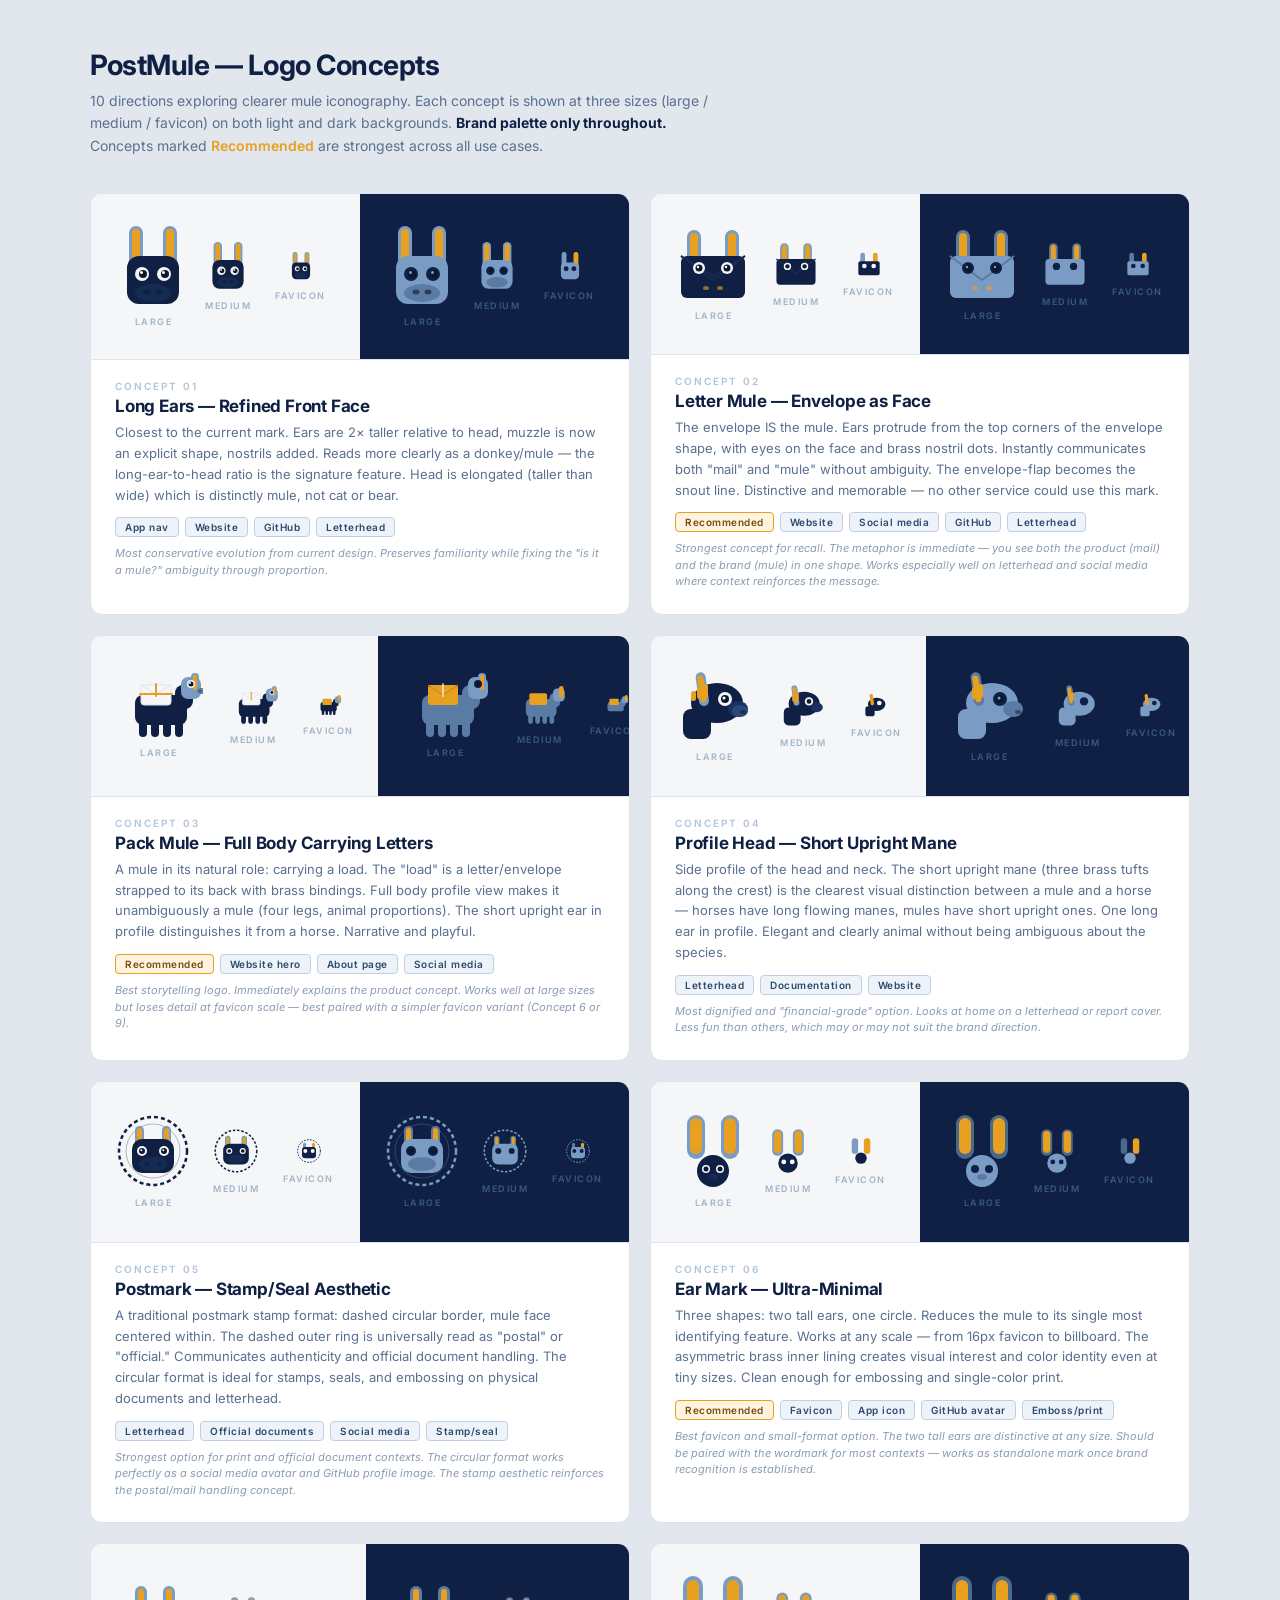
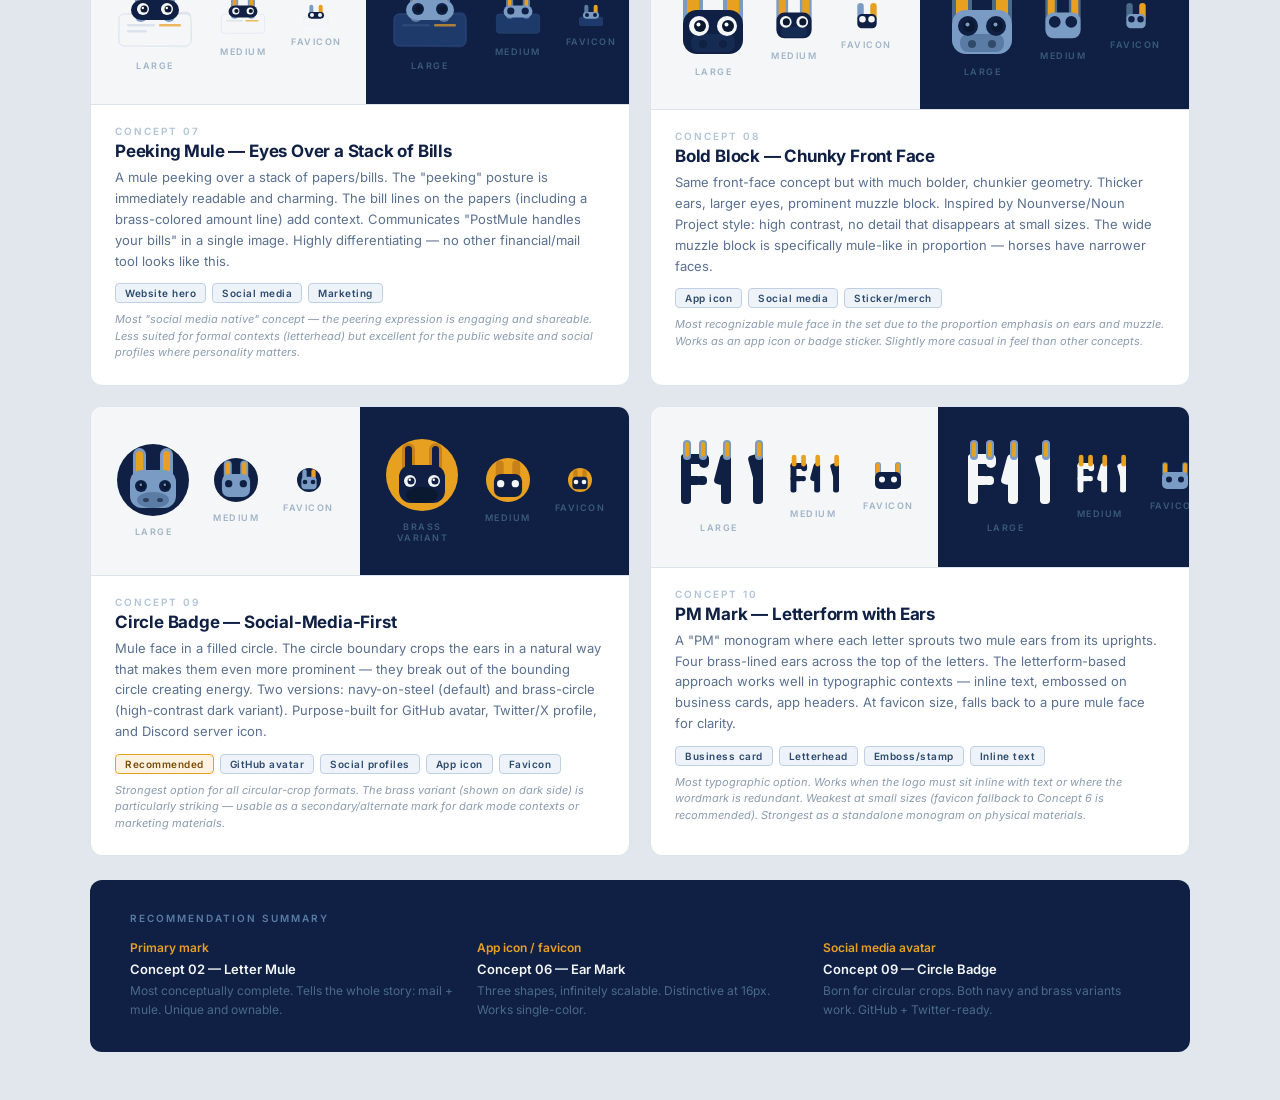
<file: docs/logo_concepts.html>
<!DOCTYPE html>
<html lang="en">
<head>
  <meta charset="UTF-8">
  <meta name="viewport" content="width=device-width, initial-scale=1.0">
  <title>PostMule — Logo Concepts</title>
  <link rel="preconnect" href="https://fonts.googleapis.com">
  <link rel="preconnect" href="https://fonts.gstatic.com" crossorigin>
  <link href="https://fonts.googleapis.com/css2?family=Inter:wght@400;500;600;700&display=swap" rel="stylesheet">
  <style>
    *, *::before, *::after { box-sizing: border-box; margin: 0; padding: 0; }
    body { font-family: 'Inter', system-ui, sans-serif; background: #E2E6ED; padding: 48px 24px; color: #0F2044; }
    .page { max-width: 1100px; margin: 0 auto; }

    h1 { font-size: 28px; font-weight: 700; letter-spacing: -0.5px; color: #0F2044; }
    .intro { font-size: 14px; color: #5A7090; margin-top: 8px; line-height: 1.6; max-width: 620px; }
    .intro strong { color: #0F2044; }
    header { margin-bottom: 36px; }

    .grid { display: grid; grid-template-columns: repeat(2, 1fr); gap: 20px; }

    .card {
      background: #fff;
      border-radius: 12px;
      border: 1px solid #DDE3EC;
      overflow: hidden;
    }
    .card-top {
      display: grid;
      grid-template-columns: 1fr 1fr;
    }
    .bg-light {
      background: #F5F6F8;
      padding: 32px 24px;
      display: flex;
      align-items: center;
      justify-content: center;
      gap: 24px;
      min-height: 160px;
    }
    .bg-dark {
      background: #0F2044;
      padding: 32px 24px;
      display: flex;
      align-items: center;
      justify-content: center;
      gap: 24px;
      min-height: 160px;
    }
    .size-col {
      display: flex;
      flex-direction: column;
      align-items: center;
      justify-content: center;
      gap: 10px;
    }
    .size-label {
      font-size: 9px;
      font-weight: 600;
      letter-spacing: 1.5px;
      text-transform: uppercase;
      color: #A0B4C8;
      text-align: center;
    }
    .size-label-dark { color: #3A5A7A; }

    .card-body { padding: 20px 24px 24px; }
    .card-num {
      font-size: 10px;
      font-weight: 600;
      letter-spacing: 2px;
      color: #B0C4D8;
      text-transform: uppercase;
      margin-bottom: 4px;
    }
    .card-name {
      font-size: 17px;
      font-weight: 700;
      color: #0F2044;
      letter-spacing: -0.2px;
      margin-bottom: 6px;
    }
    .card-desc {
      font-size: 13px;
      color: #5A7090;
      line-height: 1.6;
      margin-bottom: 12px;
    }
    .tag-row { display: flex; gap: 6px; flex-wrap: wrap; }
    .tag {
      font-size: 10px;
      font-weight: 600;
      letter-spacing: 0.5px;
      padding: 3px 9px;
      border-radius: 4px;
      background: #EEF3F9;
      color: #2C4A6E;
      border: 1px solid #C0D0E4;
    }
    .tag-gold { background: #FDF3E0; color: #7A4C08; border-color: #E8A020; }
    .tag-green { background: #E8F5E9; color: #1B5E20; border-color: #A5D6A7; }

    .divider { height: 1px; background: #DDE3EC; }

    .note {
      font-size: 11px;
      color: #8A9BB0;
      font-style: italic;
      margin-top: 8px;
      line-height: 1.5;
    }
  </style>
</head>
<body>
<div class="page">

  <header>
    <h1>PostMule — Logo Concepts</h1>
    <p class="intro">10 directions exploring clearer mule iconography. Each concept is shown at three sizes (large / medium / favicon) on both light and dark backgrounds. <strong>Brand palette only throughout.</strong> Concepts marked <span style="color:#E8A020;font-weight:600;">Recommended</span> are strongest across all use cases.</p>
  </header>

  <div class="grid">

    <!-- ══════════════════════════════════
         CONCEPT 1: Long Ears (Enhanced)
    ══════════════════════════════════ -->
    <div class="card">
      <div class="card-top">
        <div class="bg-light">
          <div class="size-col">
            <!-- 80px -->
            <svg width="56" height="80" viewBox="0 0 56 80" fill="none">
              <rect x="4" y="0" width="14" height="46" rx="7" fill="#7A9CC4"/>
              <rect x="7" y="3" width="8" height="38" rx="4" fill="#E8A020"/>
              <rect x="38" y="0" width="14" height="46" rx="7" fill="#7A9CC4"/>
              <rect x="41" y="3" width="8" height="38" rx="4" fill="#E8A020"/>
              <rect x="2" y="30" width="52" height="48" rx="12" fill="#0F2044"/>
              <ellipse cx="28" cy="67" rx="18" ry="9" fill="#162B52"/>
              <circle cx="17" cy="48" r="7" fill="#F5F6F8"/>
              <circle cx="18" cy="48" r="4" fill="#0A1830"/>
              <circle cx="16.5" cy="46.5" r="1.5" fill="white"/>
              <circle cx="39" cy="48" r="7" fill="#F5F6F8"/>
              <circle cx="40" cy="48" r="4" fill="#0A1830"/>
              <circle cx="38.5" cy="46.5" r="1.5" fill="white"/>
              <ellipse cx="22" cy="66" rx="3.5" ry="2.5" fill="#0A1830" opacity="0.5"/>
              <ellipse cx="34" cy="66" rx="3.5" ry="2.5" fill="#0A1830" opacity="0.5"/>
            </svg>
            <span class="size-label">Large</span>
          </div>
          <div class="size-col">
            <svg width="34" height="48" viewBox="0 0 56 80" fill="none">
              <rect x="4" y="0" width="14" height="46" rx="7" fill="#7A9CC4"/>
              <rect x="7" y="3" width="8" height="38" rx="4" fill="#E8A020"/>
              <rect x="38" y="0" width="14" height="46" rx="7" fill="#7A9CC4"/>
              <rect x="41" y="3" width="8" height="38" rx="4" fill="#E8A020"/>
              <rect x="2" y="30" width="52" height="48" rx="12" fill="#0F2044"/>
              <ellipse cx="28" cy="67" rx="18" ry="9" fill="#162B52"/>
              <circle cx="17" cy="48" r="7" fill="#F5F6F8"/>
              <circle cx="18" cy="48" r="4" fill="#0A1830"/>
              <circle cx="16.5" cy="46.5" r="1.5" fill="white"/>
              <circle cx="39" cy="48" r="7" fill="#F5F6F8"/>
              <circle cx="40" cy="48" r="4" fill="#0A1830"/>
              <circle cx="38.5" cy="46.5" r="1.5" fill="white"/>
              <ellipse cx="22" cy="66" rx="3.5" ry="2.5" fill="#0A1830" opacity="0.5"/>
              <ellipse cx="34" cy="66" rx="3.5" ry="2.5" fill="#0A1830" opacity="0.5"/>
            </svg>
            <span class="size-label">Medium</span>
          </div>
          <div class="size-col">
            <svg width="20" height="28" viewBox="0 0 56 80" fill="none">
              <rect x="4" y="0" width="14" height="46" rx="7" fill="#7A9CC4"/>
              <rect x="7" y="3" width="8" height="38" rx="4" fill="#E8A020"/>
              <rect x="38" y="0" width="14" height="46" rx="7" fill="#7A9CC4"/>
              <rect x="41" y="3" width="8" height="38" rx="4" fill="#E8A020"/>
              <rect x="2" y="30" width="52" height="48" rx="12" fill="#0F2044"/>
              <ellipse cx="28" cy="67" rx="18" ry="9" fill="#162B52"/>
              <circle cx="17" cy="48" r="7" fill="#F5F6F8"/>
              <circle cx="18" cy="48" r="4" fill="#0A1830"/>
              <circle cx="39" cy="48" r="7" fill="#F5F6F8"/>
              <circle cx="40" cy="48" r="4" fill="#0A1830"/>
            </svg>
            <span class="size-label">Favicon</span>
          </div>
        </div>
        <div class="bg-dark">
          <div class="size-col">
            <svg width="56" height="80" viewBox="0 0 56 80" fill="none">
              <rect x="4" y="0" width="14" height="46" rx="7" fill="#7A9CC4"/>
              <rect x="7" y="3" width="8" height="38" rx="4" fill="#E8A020"/>
              <rect x="38" y="0" width="14" height="46" rx="7" fill="#7A9CC4"/>
              <rect x="41" y="3" width="8" height="38" rx="4" fill="#E8A020"/>
              <rect x="2" y="30" width="52" height="48" rx="12" fill="#7A9CC4"/>
              <ellipse cx="28" cy="67" rx="18" ry="9" fill="#5A7CA4"/>
              <circle cx="17" cy="48" r="7" fill="#0F2044"/>
              <circle cx="18" cy="48" r="4" fill="#0A1830"/>
              <circle cx="16.5" cy="46.5" r="1.5" fill="#7A9CC4"/>
              <circle cx="39" cy="48" r="7" fill="#0F2044"/>
              <circle cx="40" cy="48" r="4" fill="#0A1830"/>
              <circle cx="38.5" cy="46.5" r="1.5" fill="#7A9CC4"/>
              <ellipse cx="22" cy="66" rx="3.5" ry="2.5" fill="#0A1830" opacity="0.6"/>
              <ellipse cx="34" cy="66" rx="3.5" ry="2.5" fill="#0A1830" opacity="0.6"/>
            </svg>
            <span class="size-label size-label-dark">Large</span>
          </div>
          <div class="size-col">
            <svg width="34" height="48" viewBox="0 0 56 80" fill="none">
              <rect x="4" y="0" width="14" height="46" rx="7" fill="#7A9CC4"/>
              <rect x="7" y="3" width="8" height="38" rx="4" fill="#E8A020"/>
              <rect x="38" y="0" width="14" height="46" rx="7" fill="#7A9CC4"/>
              <rect x="41" y="3" width="8" height="38" rx="4" fill="#E8A020"/>
              <rect x="2" y="30" width="52" height="48" rx="12" fill="#7A9CC4"/>
              <ellipse cx="28" cy="67" rx="18" ry="9" fill="#5A7CA4"/>
              <circle cx="17" cy="48" r="7" fill="#0F2044"/>
              <circle cx="18" cy="48" r="4" fill="#0A1830"/>
              <circle cx="39" cy="48" r="7" fill="#0F2044"/>
              <circle cx="40" cy="48" r="4" fill="#0A1830"/>
            </svg>
            <span class="size-label size-label-dark">Medium</span>
          </div>
          <div class="size-col">
            <svg width="20" height="28" viewBox="0 0 56 80" fill="none">
              <rect x="4" y="0" width="14" height="46" rx="7" fill="#7A9CC4"/>
              <rect x="38" y="0" width="14" height="46" rx="7" fill="#E8A020"/>
              <rect x="2" y="30" width="52" height="48" rx="12" fill="#7A9CC4"/>
              <circle cx="17" cy="48" r="7" fill="#0F2044"/>
              <circle cx="39" cy="48" r="7" fill="#0F2044"/>
            </svg>
            <span class="size-label size-label-dark">Favicon</span>
          </div>
        </div>
      </div>
      <div class="divider"></div>
      <div class="card-body">
        <div class="card-num">Concept 01</div>
        <div class="card-name">Long Ears — Refined Front Face</div>
        <div class="card-desc">Closest to the current mark. Ears are 2× taller relative to head, muzzle is now an explicit shape, nostrils added. Reads more clearly as a donkey/mule — the long-ear-to-head ratio is the signature feature. Head is elongated (taller than wide) which is distinctly mule, not cat or bear.</div>
        <div class="tag-row">
          <span class="tag">App nav</span>
          <span class="tag">Website</span>
          <span class="tag">GitHub</span>
          <span class="tag">Letterhead</span>
        </div>
        <p class="note">Most conservative evolution from current design. Preserves familiarity while fixing the "is it a mule?" ambiguity through proportion.</p>
      </div>
    </div>

    <!-- ══════════════════════════════════
         CONCEPT 2: Envelope Mule
    ══════════════════════════════════ -->
    <div class="card">
      <div class="card-top">
        <div class="bg-light">
          <div class="size-col">
            <svg width="72" height="72" viewBox="0 0 72 72" fill="none">
              <!-- Ears above envelope -->
              <rect x="10" y="2" width="14" height="36" rx="7" fill="#7A9CC4"/>
              <rect x="13" y="5" width="8" height="28" rx="4" fill="#E8A020"/>
              <rect x="48" y="2" width="14" height="36" rx="7" fill="#7A9CC4"/>
              <rect x="51" y="5" width="8" height="28" rx="4" fill="#E8A020"/>
              <!-- Envelope body -->
              <rect x="4" y="28" width="64" height="42" rx="6" fill="#0F2044"/>
              <!-- Envelope flap (triangle) -->
              <path d="M4 28 L36 52 L68 28" stroke="#162B52" stroke-width="2" fill="none"/>
              <!-- Flap line -->
              <line x1="4" y1="28" x2="36" y2="48" stroke="#162B52" stroke-width="1.5"/>
              <line x1="68" y1="28" x2="36" y2="48" stroke="#162B52" stroke-width="1.5"/>
              <!-- Eyes -->
              <circle cx="22" cy="40" r="6" fill="#F5F6F8"/>
              <circle cx="22" cy="40" r="3.5" fill="#0A1830"/>
              <circle cx="21" cy="39" r="1.2" fill="white"/>
              <circle cx="50" cy="40" r="6" fill="#F5F6F8"/>
              <circle cx="50" cy="40" r="3.5" fill="#0A1830"/>
              <circle cx="49" cy="39" r="1.2" fill="white"/>
              <!-- Nostrils on envelope bottom -->
              <ellipse cx="29" cy="60" rx="3" ry="2" fill="#E8A020" opacity="0.6"/>
              <ellipse cx="43" cy="60" rx="3" ry="2" fill="#E8A020" opacity="0.6"/>
            </svg>
            <span class="size-label">Large</span>
          </div>
          <div class="size-col">
            <svg width="44" height="44" viewBox="0 0 72 72" fill="none">
              <rect x="10" y="2" width="14" height="36" rx="7" fill="#7A9CC4"/>
              <rect x="13" y="5" width="8" height="28" rx="4" fill="#E8A020"/>
              <rect x="48" y="2" width="14" height="36" rx="7" fill="#7A9CC4"/>
              <rect x="51" y="5" width="8" height="28" rx="4" fill="#E8A020"/>
              <rect x="4" y="28" width="64" height="42" rx="6" fill="#0F2044"/>
              <path d="M4 28 L36 52 L68 28" stroke="#162B52" stroke-width="2" fill="none"/>
              <circle cx="22" cy="40" r="6" fill="#F5F6F8"/>
              <circle cx="22" cy="40" r="3.5" fill="#0A1830"/>
              <circle cx="50" cy="40" r="6" fill="#F5F6F8"/>
              <circle cx="50" cy="40" r="3.5" fill="#0A1830"/>
            </svg>
            <span class="size-label">Medium</span>
          </div>
          <div class="size-col">
            <svg width="24" height="24" viewBox="0 0 72 72" fill="none">
              <rect x="10" y="2" width="14" height="36" rx="7" fill="#7A9CC4"/>
              <rect x="48" y="2" width="14" height="36" rx="7" fill="#E8A020"/>
              <rect x="4" y="28" width="64" height="42" rx="6" fill="#0F2044"/>
              <circle cx="22" cy="42" r="7" fill="#F5F6F8"/>
              <circle cx="50" cy="42" r="7" fill="#F5F6F8"/>
            </svg>
            <span class="size-label">Favicon</span>
          </div>
        </div>
        <div class="bg-dark">
          <div class="size-col">
            <svg width="72" height="72" viewBox="0 0 72 72" fill="none">
              <rect x="10" y="2" width="14" height="36" rx="7" fill="#5A7CA4"/>
              <rect x="13" y="5" width="8" height="28" rx="4" fill="#E8A020"/>
              <rect x="48" y="2" width="14" height="36" rx="7" fill="#5A7CA4"/>
              <rect x="51" y="5" width="8" height="28" rx="4" fill="#E8A020"/>
              <rect x="4" y="28" width="64" height="42" rx="6" fill="#7A9CC4"/>
              <path d="M4 28 L36 52 L68 28" stroke="#5A7CA4" stroke-width="2" fill="none"/>
              <circle cx="22" cy="40" r="6" fill="#0F2044"/>
              <circle cx="22" cy="40" r="3.5" fill="#0A1830"/>
              <circle cx="21" cy="39" r="1.2" fill="#7A9CC4"/>
              <circle cx="50" cy="40" r="6" fill="#0F2044"/>
              <circle cx="50" cy="40" r="3.5" fill="#0A1830"/>
              <circle cx="49" cy="39" r="1.2" fill="#7A9CC4"/>
              <ellipse cx="29" cy="60" rx="3" ry="2" fill="#E8A020" opacity="0.7"/>
              <ellipse cx="43" cy="60" rx="3" ry="2" fill="#E8A020" opacity="0.7"/>
            </svg>
            <span class="size-label size-label-dark">Large</span>
          </div>
          <div class="size-col">
            <svg width="44" height="44" viewBox="0 0 72 72" fill="none">
              <rect x="10" y="2" width="14" height="36" rx="7" fill="#5A7CA4"/>
              <rect x="13" y="5" width="8" height="28" rx="4" fill="#E8A020"/>
              <rect x="48" y="2" width="14" height="36" rx="7" fill="#5A7CA4"/>
              <rect x="51" y="5" width="8" height="28" rx="4" fill="#E8A020"/>
              <rect x="4" y="28" width="64" height="42" rx="6" fill="#7A9CC4"/>
              <circle cx="22" cy="40" r="6" fill="#0F2044"/>
              <circle cx="50" cy="40" r="6" fill="#0F2044"/>
            </svg>
            <span class="size-label size-label-dark">Medium</span>
          </div>
          <div class="size-col">
            <svg width="24" height="24" viewBox="0 0 72 72" fill="none">
              <rect x="10" y="2" width="14" height="36" rx="7" fill="#5A7CA4"/>
              <rect x="48" y="2" width="14" height="36" rx="7" fill="#E8A020"/>
              <rect x="4" y="28" width="64" height="42" rx="6" fill="#7A9CC4"/>
              <circle cx="22" cy="42" r="7" fill="#0F2044"/>
              <circle cx="50" cy="42" r="7" fill="#0F2044"/>
            </svg>
            <span class="size-label size-label-dark">Favicon</span>
          </div>
        </div>
      </div>
      <div class="divider"></div>
      <div class="card-body">
        <div class="card-num">Concept 02</div>
        <div class="card-name">Letter Mule — Envelope as Face</div>
        <div class="card-desc">The envelope IS the mule. Ears protrude from the top corners of the envelope shape, with eyes on the face and brass nostril dots. Instantly communicates both "mail" and "mule" without ambiguity. The envelope-flap becomes the snout line. Distinctive and memorable — no other service could use this mark.</div>
        <div class="tag-row">
          <span class="tag tag-gold">Recommended</span>
          <span class="tag">Website</span>
          <span class="tag">Social media</span>
          <span class="tag">GitHub</span>
          <span class="tag">Letterhead</span>
        </div>
        <p class="note">Strongest concept for recall. The metaphor is immediate — you see both the product (mail) and the brand (mule) in one shape. Works especially well on letterhead and social media where context reinforces the message.</p>
      </div>
    </div>

    <!-- ══════════════════════════════════
         CONCEPT 3: Pack Mule
    ══════════════════════════════════ -->
    <div class="card">
      <div class="card-top">
        <div class="bg-light">
          <div class="size-col">
            <svg width="88" height="64" viewBox="0 0 88 64" fill="none">
              <!-- Body -->
              <rect x="20" y="22" width="52" height="30" rx="8" fill="#0F2044"/>
              <!-- Neck -->
              <rect x="60" y="12" width="18" height="24" rx="8" fill="#0F2044"/>
              <!-- Head -->
              <rect x="66" y="4" width="20" height="22" rx="7" fill="#7A9CC4"/>
              <!-- Ear -->
              <rect x="76" y="0" width="8" height="20" rx="4" fill="#7A9CC4"/>
              <rect x="78" y="2" width="4" height="15" rx="2" fill="#E8A020"/>
              <!-- Eye -->
              <circle cx="76" cy="11" r="4" fill="#F5F6F8"/>
              <circle cx="76" cy="11" r="2.5" fill="#0A1830"/>
              <circle cx="75" cy="10" r="1" fill="white"/>
              <!-- Snout -->
              <ellipse cx="86" cy="18" rx="4" ry="3" fill="#5A7CA4"/>
              <circle cx="85" cy="18" r="1" fill="#0A1830" opacity="0.5"/>
              <!-- Legs -->
              <rect x="24" y="48" width="8" height="16" rx="4" fill="#0F2044"/>
              <rect x="36" y="48" width="8" height="16" rx="4" fill="#0F2044"/>
              <rect x="48" y="48" width="8" height="16" rx="4" fill="#0F2044"/>
              <rect x="60" y="48" width="8" height="16" rx="4" fill="#0F2044"/>
              <!-- Letter/envelope on back -->
              <rect x="26" y="12" width="30" height="20" rx="3" fill="#F5F6F8" stroke="#DDE3EC" stroke-width="1"/>
              <path d="M26 12 L41 22 L56 12" stroke="#DDE3EC" stroke-width="1" fill="none"/>
              <!-- Strap -->
              <rect x="40" y="10" width="2" height="14" rx="1" fill="#E8A020"/>
              <rect x="24" y="20" width="34" height="2" rx="1" fill="#E8A020"/>
            </svg>
            <span class="size-label">Large</span>
          </div>
          <div class="size-col">
            <svg width="52" height="38" viewBox="0 0 88 64" fill="none">
              <rect x="20" y="22" width="52" height="30" rx="8" fill="#0F2044"/>
              <rect x="60" y="12" width="18" height="24" rx="8" fill="#0F2044"/>
              <rect x="66" y="4" width="20" height="22" rx="7" fill="#7A9CC4"/>
              <rect x="76" y="0" width="8" height="20" rx="4" fill="#7A9CC4"/>
              <rect x="78" y="2" width="4" height="15" rx="2" fill="#E8A020"/>
              <circle cx="76" cy="11" r="4" fill="#F5F6F8"/>
              <circle cx="76" cy="11" r="2.5" fill="#0A1830"/>
              <rect x="24" y="48" width="8" height="16" rx="4" fill="#0F2044"/>
              <rect x="36" y="48" width="8" height="16" rx="4" fill="#0F2044"/>
              <rect x="48" y="48" width="8" height="16" rx="4" fill="#0F2044"/>
              <rect x="60" y="48" width="8" height="16" rx="4" fill="#0F2044"/>
              <rect x="26" y="12" width="30" height="20" rx="3" fill="#F5F6F8" stroke="#DDE3EC" stroke-width="1"/>
              <path d="M26 12 L41 22 L56 12" stroke="#DDE3EC" stroke-width="1" fill="none"/>
              <rect x="40" y="10" width="2" height="14" rx="1" fill="#E8A020"/>
            </svg>
            <span class="size-label">Medium</span>
          </div>
          <div class="size-col">
            <svg width="28" height="20" viewBox="0 0 88 64" fill="none">
              <rect x="20" y="22" width="52" height="30" rx="8" fill="#0F2044"/>
              <rect x="60" y="12" width="18" height="24" rx="8" fill="#0F2044"/>
              <rect x="66" y="4" width="20" height="22" rx="7" fill="#7A9CC4"/>
              <rect x="76" y="0" width="8" height="20" rx="4" fill="#E8A020"/>
              <rect x="24" y="48" width="8" height="16" rx="4" fill="#0F2044"/>
              <rect x="36" y="48" width="8" height="16" rx="4" fill="#0F2044"/>
              <rect x="48" y="48" width="8" height="16" rx="4" fill="#0F2044"/>
              <rect x="60" y="48" width="8" height="16" rx="4" fill="#0F2044"/>
              <rect x="26" y="12" width="30" height="20" rx="3" fill="#E8A020"/>
            </svg>
            <span class="size-label">Favicon</span>
          </div>
        </div>
        <div class="bg-dark">
          <div class="size-col">
            <svg width="88" height="64" viewBox="0 0 88 64" fill="none">
              <rect x="20" y="22" width="52" height="30" rx="8" fill="#5A7CA4"/>
              <rect x="60" y="12" width="18" height="24" rx="8" fill="#5A7CA4"/>
              <rect x="66" y="4" width="20" height="22" rx="7" fill="#7A9CC4"/>
              <rect x="76" y="0" width="8" height="20" rx="4" fill="#7A9CC4"/>
              <rect x="78" y="2" width="4" height="15" rx="2" fill="#E8A020"/>
              <circle cx="76" cy="11" r="4" fill="#0F2044"/>
              <circle cx="76" cy="11" r="2.5" fill="#0A1830"/>
              <rect x="24" y="48" width="8" height="16" rx="4" fill="#5A7CA4"/>
              <rect x="36" y="48" width="8" height="16" rx="4" fill="#5A7CA4"/>
              <rect x="48" y="48" width="8" height="16" rx="4" fill="#5A7CA4"/>
              <rect x="60" y="48" width="8" height="16" rx="4" fill="#5A7CA4"/>
              <rect x="26" y="12" width="30" height="20" rx="3" fill="#E8A020"/>
              <path d="M26 12 L41 22 L56 12" stroke="#C88018" stroke-width="1" fill="none"/>
              <rect x="40" y="10" width="2" height="14" rx="1" fill="#fff" opacity="0.6"/>
            </svg>
            <span class="size-label size-label-dark">Large</span>
          </div>
          <div class="size-col">
            <svg width="52" height="38" viewBox="0 0 88 64" fill="none">
              <rect x="20" y="22" width="52" height="30" rx="8" fill="#5A7CA4"/>
              <rect x="60" y="12" width="18" height="24" rx="8" fill="#5A7CA4"/>
              <rect x="66" y="4" width="20" height="22" rx="7" fill="#7A9CC4"/>
              <rect x="76" y="0" width="8" height="20" rx="4" fill="#E8A020"/>
              <rect x="24" y="48" width="8" height="16" rx="4" fill="#5A7CA4"/>
              <rect x="36" y="48" width="8" height="16" rx="4" fill="#5A7CA4"/>
              <rect x="48" y="48" width="8" height="16" rx="4" fill="#5A7CA4"/>
              <rect x="60" y="48" width="8" height="16" rx="4" fill="#5A7CA4"/>
              <rect x="26" y="12" width="30" height="20" rx="3" fill="#E8A020"/>
            </svg>
            <span class="size-label size-label-dark">Medium</span>
          </div>
          <div class="size-col">
            <svg width="28" height="20" viewBox="0 0 88 64" fill="none">
              <rect x="20" y="22" width="52" height="30" rx="8" fill="#5A7CA4"/>
              <rect x="60" y="12" width="18" height="24" rx="8" fill="#5A7CA4"/>
              <rect x="66" y="4" width="20" height="22" rx="7" fill="#7A9CC4"/>
              <rect x="76" y="0" width="8" height="20" rx="4" fill="#E8A020"/>
              <rect x="26" y="12" width="30" height="20" rx="3" fill="#E8A020"/>
            </svg>
            <span class="size-label size-label-dark">Favicon</span>
          </div>
        </div>
      </div>
      <div class="divider"></div>
      <div class="card-body">
        <div class="card-num">Concept 03</div>
        <div class="card-name">Pack Mule — Full Body Carrying Letters</div>
        <div class="card-desc">A mule in its natural role: carrying a load. The "load" is a letter/envelope strapped to its back with brass bindings. Full body profile view makes it unambiguously a mule (four legs, animal proportions). The short upright ear in profile distinguishes it from a horse. Narrative and playful.</div>
        <div class="tag-row">
          <span class="tag tag-gold">Recommended</span>
          <span class="tag">Website hero</span>
          <span class="tag">About page</span>
          <span class="tag">Social media</span>
        </div>
        <p class="note">Best storytelling logo. Immediately explains the product concept. Works well at large sizes but loses detail at favicon scale — best paired with a simpler favicon variant (Concept 6 or 9).</p>
      </div>
    </div>

    <!-- ══════════════════════════════════
         CONCEPT 4: Profile Head
    ══════════════════════════════════ -->
    <div class="card">
      <div class="card-top">
        <div class="bg-light">
          <div class="size-col">
            <svg width="80" height="72" viewBox="0 0 80 72" fill="none">
              <!-- Neck -->
              <rect x="8" y="40" width="28" height="30" rx="8" fill="#0F2044"/>
              <!-- Head (profile - elongated oval tilted) -->
              <ellipse cx="42" cy="34" rx="26" ry="20" fill="#0F2044"/>
              <!-- Snout extension -->
              <ellipse cx="63" cy="40" rx="10" ry="8" fill="#1A3060"/>
              <!-- Muzzle lighter area -->
              <ellipse cx="65" cy="42" rx="8" ry="6" fill="#2A4878"/>
              <!-- Ear pointing up-back -->
              <rect x="20" y="4" width="10" height="34" rx="5" transform="rotate(-8 20 4)" fill="#7A9CC4"/>
              <rect x="22" y="7" width="6" height="27" rx="3" transform="rotate(-8 22 7)" fill="#E8A020"/>
              <!-- Short upright mane (3 tufts - the mule's signature) -->
              <rect x="28" y="15" width="5" height="14" rx="2.5" fill="#E8A020"/>
              <rect x="22" y="18" width="5" height="12" rx="2.5" fill="#E8A020"/>
              <rect x="16" y="22" width="5" height="10" rx="2.5" fill="#E8A020"/>
              <!-- Eye -->
              <circle cx="50" cy="30" r="7" fill="#F5F6F8"/>
              <circle cx="50" cy="30" r="4" fill="#0A1830"/>
              <circle cx="49" cy="29" r="1.5" fill="white"/>
              <!-- Nostril -->
              <ellipse cx="68" cy="43" rx="3" ry="2" fill="#0A1830" opacity="0.5"/>
            </svg>
            <span class="size-label">Large</span>
          </div>
          <div class="size-col">
            <svg width="48" height="44" viewBox="0 0 80 72" fill="none">
              <rect x="8" y="40" width="28" height="30" rx="8" fill="#0F2044"/>
              <ellipse cx="42" cy="34" rx="26" ry="20" fill="#0F2044"/>
              <ellipse cx="63" cy="40" rx="10" ry="8" fill="#1A3060"/>
              <rect x="20" y="4" width="10" height="34" rx="5" transform="rotate(-8 20 4)" fill="#7A9CC4"/>
              <rect x="22" y="7" width="6" height="27" rx="3" transform="rotate(-8 22 7)" fill="#E8A020"/>
              <rect x="28" y="15" width="5" height="14" rx="2.5" fill="#E8A020"/>
              <rect x="22" y="18" width="5" height="12" rx="2.5" fill="#E8A020"/>
              <circle cx="50" cy="30" r="7" fill="#F5F6F8"/>
              <circle cx="50" cy="30" r="4" fill="#0A1830"/>
            </svg>
            <span class="size-label">Medium</span>
          </div>
          <div class="size-col">
            <svg width="28" height="24" viewBox="0 0 80 72" fill="none">
              <rect x="8" y="40" width="28" height="30" rx="8" fill="#0F2044"/>
              <ellipse cx="42" cy="34" rx="26" ry="20" fill="#0F2044"/>
              <rect x="20" y="4" width="10" height="34" rx="5" transform="rotate(-8 20 4)" fill="#E8A020"/>
              <circle cx="50" cy="30" r="7" fill="#F5F6F8"/>
            </svg>
            <span class="size-label">Favicon</span>
          </div>
        </div>
        <div class="bg-dark">
          <div class="size-col">
            <svg width="80" height="72" viewBox="0 0 80 72" fill="none">
              <rect x="8" y="40" width="28" height="30" rx="8" fill="#7A9CC4"/>
              <ellipse cx="42" cy="34" rx="26" ry="20" fill="#7A9CC4"/>
              <ellipse cx="63" cy="40" rx="10" ry="8" fill="#5A7CA4"/>
              <rect x="20" y="4" width="10" height="34" rx="5" transform="rotate(-8 20 4)" fill="#5A7CA4"/>
              <rect x="22" y="7" width="6" height="27" rx="3" transform="rotate(-8 22 7)" fill="#E8A020"/>
              <rect x="28" y="15" width="5" height="14" rx="2.5" fill="#E8A020"/>
              <rect x="22" y="18" width="5" height="12" rx="2.5" fill="#E8A020"/>
              <circle cx="50" cy="30" r="7" fill="#0F2044"/>
              <circle cx="50" cy="30" r="4" fill="#0A1830"/>
              <circle cx="49" cy="29" r="1.5" fill="#7A9CC4"/>
              <ellipse cx="68" cy="43" rx="3" ry="2" fill="#0A1830" opacity="0.5"/>
            </svg>
            <span class="size-label size-label-dark">Large</span>
          </div>
          <div class="size-col">
            <svg width="48" height="44" viewBox="0 0 80 72" fill="none">
              <rect x="8" y="40" width="28" height="30" rx="8" fill="#7A9CC4"/>
              <ellipse cx="42" cy="34" rx="26" ry="20" fill="#7A9CC4"/>
              <rect x="20" y="4" width="10" height="34" rx="5" transform="rotate(-8 20 4)" fill="#5A7CA4"/>
              <rect x="22" y="7" width="6" height="27" rx="3" transform="rotate(-8 22 7)" fill="#E8A020"/>
              <rect x="28" y="15" width="5" height="14" rx="2.5" fill="#E8A020"/>
              <circle cx="50" cy="30" r="7" fill="#0F2044"/>
            </svg>
            <span class="size-label size-label-dark">Medium</span>
          </div>
          <div class="size-col">
            <svg width="28" height="24" viewBox="0 0 80 72" fill="none">
              <rect x="8" y="40" width="28" height="30" rx="8" fill="#7A9CC4"/>
              <ellipse cx="42" cy="34" rx="26" ry="20" fill="#7A9CC4"/>
              <rect x="20" y="4" width="10" height="34" rx="5" transform="rotate(-8 20 4)" fill="#E8A020"/>
              <circle cx="50" cy="30" r="7" fill="#0F2044"/>
            </svg>
            <span class="size-label size-label-dark">Favicon</span>
          </div>
        </div>
      </div>
      <div class="divider"></div>
      <div class="card-body">
        <div class="card-num">Concept 04</div>
        <div class="card-name">Profile Head — Short Upright Mane</div>
        <div class="card-desc">Side profile of the head and neck. The short upright mane (three brass tufts along the crest) is the clearest visual distinction between a mule and a horse — horses have long flowing manes, mules have short upright ones. One long ear in profile. Elegant and clearly animal without being ambiguous about the species.</div>
        <div class="tag-row">
          <span class="tag">Letterhead</span>
          <span class="tag">Documentation</span>
          <span class="tag">Website</span>
        </div>
        <p class="note">Most dignified and "financial-grade" option. Looks at home on a letterhead or report cover. Less fun than others, which may or may not suit the brand direction.</p>
      </div>
    </div>

    <!-- ══════════════════════════════════
         CONCEPT 5: Postmark Stamp
    ══════════════════════════════════ -->
    <div class="card">
      <div class="card-top">
        <div class="bg-light">
          <div class="size-col">
            <svg width="72" height="72" viewBox="0 0 72 72" fill="none">
              <!-- Outer stamp border (dashed circle) -->
              <circle cx="36" cy="36" r="34" stroke="#0F2044" stroke-width="2.5" stroke-dasharray="4 3" fill="none"/>
              <!-- Inner circle -->
              <circle cx="36" cy="36" r="27" stroke="#0F2044" stroke-width="1" fill="none" opacity="0.3"/>
              <!-- Mule head (simplified front-facing inside circle) -->
              <!-- Ears -->
              <rect x="18" y="11" width="9" height="24" rx="4.5" fill="#7A9CC4"/>
              <rect x="20" y="13" width="5" height="18" rx="2.5" fill="#E8A020"/>
              <rect x="45" y="11" width="9" height="24" rx="4.5" fill="#7A9CC4"/>
              <rect x="47" y="13" width="5" height="18" rx="2.5" fill="#E8A020"/>
              <!-- Head -->
              <rect x="15" y="24" width="42" height="34" rx="10" fill="#0F2044"/>
              <!-- Muzzle -->
              <ellipse cx="36" cy="49" rx="14" ry="7" fill="#162B52"/>
              <!-- Eyes -->
              <circle cx="25" cy="36" r="5" fill="#F5F6F8"/>
              <circle cx="25" cy="36" r="3" fill="#0A1830"/>
              <circle cx="24.3" cy="35.3" r="1" fill="white"/>
              <circle cx="47" cy="36" r="5" fill="#F5F6F8"/>
              <circle cx="47" cy="36" r="3" fill="#0A1830"/>
              <circle cx="46.3" cy="35.3" r="1" fill="white"/>
              <!-- Nostrils -->
              <ellipse cx="30" cy="49" rx="2.5" ry="2" fill="#0A1830" opacity="0.5"/>
              <ellipse cx="42" cy="49" rx="2.5" ry="2" fill="#0A1830" opacity="0.5"/>
            </svg>
            <span class="size-label">Large</span>
          </div>
          <div class="size-col">
            <svg width="44" height="44" viewBox="0 0 72 72" fill="none">
              <circle cx="36" cy="36" r="34" stroke="#0F2044" stroke-width="2.5" stroke-dasharray="4 3" fill="none"/>
              <rect x="18" y="11" width="9" height="24" rx="4.5" fill="#7A9CC4"/>
              <rect x="20" y="13" width="5" height="18" rx="2.5" fill="#E8A020"/>
              <rect x="45" y="11" width="9" height="24" rx="4.5" fill="#7A9CC4"/>
              <rect x="47" y="13" width="5" height="18" rx="2.5" fill="#E8A020"/>
              <rect x="15" y="24" width="42" height="34" rx="10" fill="#0F2044"/>
              <ellipse cx="36" cy="49" rx="14" ry="7" fill="#162B52"/>
              <circle cx="25" cy="36" r="5" fill="#F5F6F8"/>
              <circle cx="25" cy="36" r="3" fill="#0A1830"/>
              <circle cx="47" cy="36" r="5" fill="#F5F6F8"/>
              <circle cx="47" cy="36" r="3" fill="#0A1830"/>
            </svg>
            <span class="size-label">Medium</span>
          </div>
          <div class="size-col">
            <svg width="24" height="24" viewBox="0 0 72 72" fill="none">
              <circle cx="36" cy="36" r="34" stroke="#0F2044" stroke-width="3" stroke-dasharray="5 4" fill="none"/>
              <rect x="18" y="11" width="9" height="24" rx="4.5" fill="#7A9CC4"/>
              <rect x="45" y="11" width="9" height="24" rx="4.5" fill="#E8A020"/>
              <rect x="15" y="24" width="42" height="34" rx="10" fill="#0F2044"/>
              <circle cx="25" cy="36" r="6" fill="#F5F6F8"/>
              <circle cx="47" cy="36" r="6" fill="#F5F6F8"/>
            </svg>
            <span class="size-label">Favicon</span>
          </div>
        </div>
        <div class="bg-dark">
          <div class="size-col">
            <svg width="72" height="72" viewBox="0 0 72 72" fill="none">
              <circle cx="36" cy="36" r="34" stroke="#7A9CC4" stroke-width="2.5" stroke-dasharray="4 3" fill="none"/>
              <circle cx="36" cy="36" r="27" stroke="#7A9CC4" stroke-width="1" fill="none" opacity="0.3"/>
              <rect x="18" y="11" width="9" height="24" rx="4.5" fill="#5A7CA4"/>
              <rect x="20" y="13" width="5" height="18" rx="2.5" fill="#E8A020"/>
              <rect x="45" y="11" width="9" height="24" rx="4.5" fill="#5A7CA4"/>
              <rect x="47" y="13" width="5" height="18" rx="2.5" fill="#E8A020"/>
              <rect x="15" y="24" width="42" height="34" rx="10" fill="#7A9CC4"/>
              <ellipse cx="36" cy="49" rx="14" ry="7" fill="#5A7CA4"/>
              <circle cx="25" cy="36" r="5" fill="#0F2044"/>
              <circle cx="25" cy="36" r="3" fill="#0A1830"/>
              <circle cx="47" cy="36" r="5" fill="#0F2044"/>
              <circle cx="47" cy="36" r="3" fill="#0A1830"/>
            </svg>
            <span class="size-label size-label-dark">Large</span>
          </div>
          <div class="size-col">
            <svg width="44" height="44" viewBox="0 0 72 72" fill="none">
              <circle cx="36" cy="36" r="34" stroke="#7A9CC4" stroke-width="2.5" stroke-dasharray="4 3" fill="none"/>
              <rect x="18" y="11" width="9" height="24" rx="4.5" fill="#5A7CA4"/>
              <rect x="20" y="13" width="5" height="18" rx="2.5" fill="#E8A020"/>
              <rect x="45" y="11" width="9" height="24" rx="4.5" fill="#5A7CA4"/>
              <rect x="47" y="13" width="5" height="18" rx="2.5" fill="#E8A020"/>
              <rect x="15" y="24" width="42" height="34" rx="10" fill="#7A9CC4"/>
              <circle cx="25" cy="36" r="5" fill="#0F2044"/>
              <circle cx="47" cy="36" r="5" fill="#0F2044"/>
            </svg>
            <span class="size-label size-label-dark">Medium</span>
          </div>
          <div class="size-col">
            <svg width="24" height="24" viewBox="0 0 72 72" fill="none">
              <circle cx="36" cy="36" r="34" stroke="#7A9CC4" stroke-width="3" stroke-dasharray="5 4" fill="none"/>
              <rect x="18" y="11" width="9" height="24" rx="4.5" fill="#5A7CA4"/>
              <rect x="45" y="11" width="9" height="24" rx="4.5" fill="#E8A020"/>
              <rect x="15" y="24" width="42" height="34" rx="10" fill="#7A9CC4"/>
              <circle cx="25" cy="36" r="6" fill="#0F2044"/>
              <circle cx="47" cy="36" r="6" fill="#0F2044"/>
            </svg>
            <span class="size-label size-label-dark">Favicon</span>
          </div>
        </div>
      </div>
      <div class="divider"></div>
      <div class="card-body">
        <div class="card-num">Concept 05</div>
        <div class="card-name">Postmark — Stamp/Seal Aesthetic</div>
        <div class="card-desc">A traditional postmark stamp format: dashed circular border, mule face centered within. The dashed outer ring is universally read as "postal" or "official." Communicates authenticity and official document handling. The circular format is ideal for stamps, seals, and embossing on physical documents and letterhead.</div>
        <div class="tag-row">
          <span class="tag">Letterhead</span>
          <span class="tag">Official documents</span>
          <span class="tag">Social media</span>
          <span class="tag">Stamp/seal</span>
        </div>
        <p class="note">Strongest option for print and official document contexts. The circular format works perfectly as a social media avatar and GitHub profile image. The stamp aesthetic reinforces the postal/mail handling concept.</p>
      </div>
    </div>

    <!-- ══════════════════════════════════
         CONCEPT 6: Minimal Ear Mark
    ══════════════════════════════════ -->
    <div class="card">
      <div class="card-top">
        <div class="bg-light">
          <div class="size-col">
            <svg width="56" height="72" viewBox="0 0 56 72" fill="none">
              <!-- Left ear -->
              <rect x="2" y="0" width="18" height="44" rx="9" fill="#7A9CC4"/>
              <rect x="5" y="3" width="12" height="36" rx="6" fill="#E8A020"/>
              <!-- Right ear -->
              <rect x="36" y="0" width="18" height="44" rx="9" fill="#7A9CC4"/>
              <rect x="39" y="3" width="12" height="36" rx="6" fill="#E8A020"/>
              <!-- Head circle -->
              <circle cx="28" cy="56" r="16" fill="#0F2044"/>
              <!-- Eyes -->
              <circle cx="21" cy="54" r="4" fill="#F5F6F8"/>
              <circle cx="21" cy="54" r="2.5" fill="#0A1830"/>
              <circle cx="35" cy="54" r="4" fill="#F5F6F8"/>
              <circle cx="35" cy="54" r="2.5" fill="#0A1830"/>
              <!-- Nose line -->
              <ellipse cx="28" cy="62" rx="5" ry="3" fill="#162B52"/>
            </svg>
            <span class="size-label">Large</span>
          </div>
          <div class="size-col">
            <svg width="34" height="44" viewBox="0 0 56 72" fill="none">
              <rect x="2" y="0" width="18" height="44" rx="9" fill="#7A9CC4"/>
              <rect x="5" y="3" width="12" height="36" rx="6" fill="#E8A020"/>
              <rect x="36" y="0" width="18" height="44" rx="9" fill="#7A9CC4"/>
              <rect x="39" y="3" width="12" height="36" rx="6" fill="#E8A020"/>
              <circle cx="28" cy="56" r="16" fill="#0F2044"/>
              <circle cx="21" cy="54" r="4" fill="#F5F6F8"/>
              <circle cx="35" cy="54" r="4" fill="#F5F6F8"/>
            </svg>
            <span class="size-label">Medium</span>
          </div>
          <div class="size-col">
            <svg width="20" height="26" viewBox="0 0 56 72" fill="none">
              <rect x="2" y="0" width="18" height="44" rx="9" fill="#7A9CC4"/>
              <rect x="36" y="0" width="18" height="44" rx="9" fill="#E8A020"/>
              <circle cx="28" cy="56" r="16" fill="#0F2044"/>
            </svg>
            <span class="size-label">Favicon</span>
          </div>
        </div>
        <div class="bg-dark">
          <div class="size-col">
            <svg width="56" height="72" viewBox="0 0 56 72" fill="none">
              <rect x="2" y="0" width="18" height="44" rx="9" fill="#4A6A8A"/>
              <rect x="5" y="3" width="12" height="36" rx="6" fill="#E8A020"/>
              <rect x="36" y="0" width="18" height="44" rx="9" fill="#4A6A8A"/>
              <rect x="39" y="3" width="12" height="36" rx="6" fill="#E8A020"/>
              <circle cx="28" cy="56" r="16" fill="#7A9CC4"/>
              <circle cx="21" cy="54" r="4" fill="#0F2044"/>
              <circle cx="35" cy="54" r="4" fill="#0F2044"/>
              <ellipse cx="28" cy="62" rx="5" ry="3" fill="#5A7CA4"/>
            </svg>
            <span class="size-label size-label-dark">Large</span>
          </div>
          <div class="size-col">
            <svg width="34" height="44" viewBox="0 0 56 72" fill="none">
              <rect x="2" y="0" width="18" height="44" rx="9" fill="#4A6A8A"/>
              <rect x="5" y="3" width="12" height="36" rx="6" fill="#E8A020"/>
              <rect x="36" y="0" width="18" height="44" rx="9" fill="#4A6A8A"/>
              <rect x="39" y="3" width="12" height="36" rx="6" fill="#E8A020"/>
              <circle cx="28" cy="56" r="16" fill="#7A9CC4"/>
              <circle cx="21" cy="54" r="4" fill="#0F2044"/>
              <circle cx="35" cy="54" r="4" fill="#0F2044"/>
            </svg>
            <span class="size-label size-label-dark">Medium</span>
          </div>
          <div class="size-col">
            <svg width="20" height="26" viewBox="0 0 56 72" fill="none">
              <rect x="2" y="0" width="18" height="44" rx="9" fill="#4A6A8A"/>
              <rect x="36" y="0" width="18" height="44" rx="9" fill="#E8A020"/>
              <circle cx="28" cy="56" r="16" fill="#7A9CC4"/>
            </svg>
            <span class="size-label size-label-dark">Favicon</span>
          </div>
        </div>
      </div>
      <div class="divider"></div>
      <div class="card-body">
        <div class="card-num">Concept 06</div>
        <div class="card-name">Ear Mark — Ultra-Minimal</div>
        <div class="card-desc">Three shapes: two tall ears, one circle. Reduces the mule to its single most identifying feature. Works at any scale — from 16px favicon to billboard. The asymmetric brass inner lining creates visual interest and color identity even at tiny sizes. Clean enough for embossing and single-color print.</div>
        <div class="tag-row">
          <span class="tag tag-gold">Recommended</span>
          <span class="tag">Favicon</span>
          <span class="tag">App icon</span>
          <span class="tag">GitHub avatar</span>
          <span class="tag">Emboss/print</span>
        </div>
        <p class="note">Best favicon and small-format option. The two tall ears are distinctive at any size. Should be paired with the wordmark for most contexts — works as standalone mark once brand recognition is established.</p>
      </div>
    </div>

    <!-- ══════════════════════════════════
         CONCEPT 7: Peeking Mule (Bills)
    ══════════════════════════════════ -->
    <div class="card">
      <div class="card-top">
        <div class="bg-light">
          <div class="size-col">
            <svg width="80" height="72" viewBox="0 0 80 72" fill="none">
              <!-- Stack of papers/bills (back layers) -->
              <rect x="4" y="36" width="72" height="32" rx="5" fill="#DDE3EC" transform="rotate(-2 4 36)"/>
              <rect x="4" y="36" width="72" height="32" rx="5" fill="#EEF3F9" transform="rotate(1.5 4 36)"/>
              <!-- Front paper -->
              <rect x="4" y="36" width="72" height="32" rx="5" fill="#F5F6F8" stroke="#DDE3EC" stroke-width="1"/>
              <!-- Bill lines on paper -->
              <rect x="12" y="46" width="28" height="2.5" rx="1.25" fill="#DDE3EC"/>
              <rect x="12" y="52" width="20" height="2.5" rx="1.25" fill="#DDE3EC"/>
              <rect x="44" y="46" width="22" height="2.5" rx="1.25" fill="#E8A020" opacity="0.7"/>
              <!-- Mule head peeking over the papers -->
              <!-- Ears -->
              <rect x="20" y="8" width="12" height="36" rx="6" fill="#7A9CC4"/>
              <rect x="23" y="11" width="6" height="28" rx="3" fill="#E8A020"/>
              <rect x="48" y="8" width="12" height="36" rx="6" fill="#7A9CC4"/>
              <rect x="51" y="11" width="6" height="28" rx="3" fill="#E8A020"/>
              <!-- Head - just top portion visible over papers -->
              <rect x="16" y="22" width="48" height="20" rx="10" fill="#0F2044"/>
              <!-- Eyes (peering over) -->
              <circle cx="28" cy="31" r="6" fill="#F5F6F8"/>
              <circle cx="29" cy="31" r="3.5" fill="#0A1830"/>
              <circle cx="27.8" cy="30" r="1.2" fill="white"/>
              <circle cx="52" cy="31" r="6" fill="#F5F6F8"/>
              <circle cx="53" cy="31" r="3.5" fill="#0A1830"/>
              <circle cx="51.8" cy="30" r="1.2" fill="white"/>
            </svg>
            <span class="size-label">Large</span>
          </div>
          <div class="size-col">
            <svg width="48" height="44" viewBox="0 0 80 72" fill="none">
              <rect x="4" y="36" width="72" height="32" rx="5" fill="#EEF3F9" transform="rotate(1.5 4 36)"/>
              <rect x="4" y="36" width="72" height="32" rx="5" fill="#F5F6F8" stroke="#DDE3EC" stroke-width="1"/>
              <rect x="12" y="46" width="28" height="2.5" rx="1.25" fill="#DDE3EC"/>
              <rect x="44" y="46" width="22" height="2.5" rx="1.25" fill="#E8A020" opacity="0.7"/>
              <rect x="20" y="8" width="12" height="36" rx="6" fill="#7A9CC4"/>
              <rect x="23" y="11" width="6" height="28" rx="3" fill="#E8A020"/>
              <rect x="48" y="8" width="12" height="36" rx="6" fill="#7A9CC4"/>
              <rect x="51" y="11" width="6" height="28" rx="3" fill="#E8A020"/>
              <rect x="16" y="22" width="48" height="20" rx="10" fill="#0F2044"/>
              <circle cx="28" cy="31" r="6" fill="#F5F6F8"/>
              <circle cx="29" cy="31" r="3.5" fill="#0A1830"/>
              <circle cx="52" cy="31" r="6" fill="#F5F6F8"/>
              <circle cx="53" cy="31" r="3.5" fill="#0A1830"/>
            </svg>
            <span class="size-label">Medium</span>
          </div>
          <div class="size-col">
            <svg width="28" height="24" viewBox="0 0 80 72" fill="none">
              <rect x="4" y="44" width="72" height="28" rx="5" fill="#F5F6F8" stroke="#DDE3EC" stroke-width="1"/>
              <rect x="20" y="8" width="12" height="40" rx="6" fill="#7A9CC4"/>
              <rect x="48" y="8" width="12" height="40" rx="6" fill="#E8A020"/>
              <rect x="16" y="30" width="48" height="20" rx="10" fill="#0F2044"/>
              <circle cx="28" cy="39" r="6" fill="#F5F6F8"/>
              <circle cx="52" cy="39" r="6" fill="#F5F6F8"/>
            </svg>
            <span class="size-label">Favicon</span>
          </div>
        </div>
        <div class="bg-dark">
          <div class="size-col">
            <svg width="80" height="72" viewBox="0 0 80 72" fill="none">
              <rect x="4" y="36" width="72" height="32" rx="5" fill="#1A3060" transform="rotate(-2 4 36)"/>
              <rect x="4" y="36" width="72" height="32" rx="5" fill="#162B52" transform="rotate(1.5 4 36)"/>
              <rect x="4" y="36" width="72" height="32" rx="5" fill="#1E3A6A" stroke="#2A4878" stroke-width="1"/>
              <rect x="12" y="46" width="28" height="2.5" rx="1.25" fill="#2A4878"/>
              <rect x="44" y="46" width="22" height="2.5" rx="1.25" fill="#E8A020" opacity="0.7"/>
              <rect x="20" y="8" width="12" height="36" rx="6" fill="#5A7CA4"/>
              <rect x="23" y="11" width="6" height="28" rx="3" fill="#E8A020"/>
              <rect x="48" y="8" width="12" height="36" rx="6" fill="#5A7CA4"/>
              <rect x="51" y="11" width="6" height="28" rx="3" fill="#E8A020"/>
              <rect x="16" y="22" width="48" height="20" rx="10" fill="#7A9CC4"/>
              <circle cx="28" cy="31" r="6" fill="#0F2044"/>
              <circle cx="29" cy="31" r="3.5" fill="#0A1830"/>
              <circle cx="52" cy="31" r="6" fill="#0F2044"/>
              <circle cx="53" cy="31" r="3.5" fill="#0A1830"/>
            </svg>
            <span class="size-label size-label-dark">Large</span>
          </div>
          <div class="size-col">
            <svg width="48" height="44" viewBox="0 0 80 72" fill="none">
              <rect x="4" y="36" width="72" height="32" rx="5" fill="#1E3A6A" stroke="#2A4878" stroke-width="1"/>
              <rect x="20" y="8" width="12" height="36" rx="6" fill="#5A7CA4"/>
              <rect x="23" y="11" width="6" height="28" rx="3" fill="#E8A020"/>
              <rect x="48" y="8" width="12" height="36" rx="6" fill="#5A7CA4"/>
              <rect x="51" y="11" width="6" height="28" rx="3" fill="#E8A020"/>
              <rect x="16" y="22" width="48" height="20" rx="10" fill="#7A9CC4"/>
              <circle cx="28" cy="31" r="6" fill="#0F2044"/>
              <circle cx="52" cy="31" r="6" fill="#0F2044"/>
            </svg>
            <span class="size-label size-label-dark">Medium</span>
          </div>
          <div class="size-col">
            <svg width="28" height="24" viewBox="0 0 80 72" fill="none">
              <rect x="4" y="44" width="72" height="28" rx="5" fill="#1E3A6A"/>
              <rect x="20" y="8" width="12" height="40" rx="6" fill="#5A7CA4"/>
              <rect x="48" y="8" width="12" height="40" rx="6" fill="#E8A020"/>
              <rect x="16" y="30" width="48" height="20" rx="10" fill="#7A9CC4"/>
              <circle cx="28" cy="39" r="6" fill="#0F2044"/>
              <circle cx="52" cy="39" r="6" fill="#0F2044"/>
            </svg>
            <span class="size-label size-label-dark">Favicon</span>
          </div>
        </div>
      </div>
      <div class="divider"></div>
      <div class="card-body">
        <div class="card-num">Concept 07</div>
        <div class="card-name">Peeking Mule — Eyes Over a Stack of Bills</div>
        <div class="card-desc">A mule peeking over a stack of papers/bills. The "peeking" posture is immediately readable and charming. The bill lines on the papers (including a brass-colored amount line) add context. Communicates "PostMule handles your bills" in a single image. Highly differentiating — no other financial/mail tool looks like this.</div>
        <div class="tag-row">
          <span class="tag">Website hero</span>
          <span class="tag">Social media</span>
          <span class="tag">Marketing</span>
        </div>
        <p class="note">Most "social media native" concept — the peering expression is engaging and shareable. Less suited for formal contexts (letterhead) but excellent for the public website and social profiles where personality matters.</p>
      </div>
    </div>

    <!-- ══════════════════════════════════
         CONCEPT 8: Bold Block Face
    ══════════════════════════════════ -->
    <div class="card">
      <div class="card-top">
        <div class="bg-light">
          <div class="size-col">
            <svg width="68" height="80" viewBox="0 0 68 80" fill="none">
              <!-- Very long bold ears -->
              <rect x="4" y="0" width="20" height="52" rx="10" fill="#7A9CC4"/>
              <rect x="8" y="4" width="12" height="42" rx="6" fill="#E8A020"/>
              <rect x="44" y="0" width="20" height="52" rx="10" fill="#7A9CC4"/>
              <rect x="48" y="4" width="12" height="42" rx="6" fill="#E8A020"/>
              <!-- Head - chunky, clearly elongated mule proportions -->
              <rect x="4" y="34" width="60" height="44" rx="14" fill="#0F2044"/>
              <!-- Wide muzzle - a big rectangle at bottom, mule-proportioned -->
              <rect x="12" y="58" width="44" height="18" rx="8" fill="#162B52"/>
              <!-- Big round eyes -->
              <circle cx="20" cy="50" r="10" fill="#F5F6F8"/>
              <circle cx="21" cy="50" r="6" fill="#0A1830"/>
              <circle cx="19.5" cy="48.5" r="2" fill="white"/>
              <circle cx="48" cy="50" r="10" fill="#F5F6F8"/>
              <circle cx="49" cy="50" r="6" fill="#0A1830"/>
              <circle cx="47.5" cy="48.5" r="2" fill="white"/>
              <!-- Prominent nostrils -->
              <circle cx="24" cy="68" r="4" fill="#0A1830" opacity="0.5"/>
              <circle cx="44" cy="68" r="4" fill="#0A1830" opacity="0.5"/>
            </svg>
            <span class="size-label">Large</span>
          </div>
          <div class="size-col">
            <svg width="40" height="48" viewBox="0 0 68 80" fill="none">
              <rect x="4" y="0" width="20" height="52" rx="10" fill="#7A9CC4"/>
              <rect x="8" y="4" width="12" height="42" rx="6" fill="#E8A020"/>
              <rect x="44" y="0" width="20" height="52" rx="10" fill="#7A9CC4"/>
              <rect x="48" y="4" width="12" height="42" rx="6" fill="#E8A020"/>
              <rect x="4" y="34" width="60" height="44" rx="14" fill="#0F2044"/>
              <rect x="12" y="58" width="44" height="18" rx="8" fill="#162B52"/>
              <circle cx="20" cy="50" r="10" fill="#F5F6F8"/>
              <circle cx="21" cy="50" r="6" fill="#0A1830"/>
              <circle cx="48" cy="50" r="10" fill="#F5F6F8"/>
              <circle cx="49" cy="50" r="6" fill="#0A1830"/>
            </svg>
            <span class="size-label">Medium</span>
          </div>
          <div class="size-col">
            <svg width="22" height="26" viewBox="0 0 68 80" fill="none">
              <rect x="4" y="0" width="20" height="52" rx="10" fill="#7A9CC4"/>
              <rect x="44" y="0" width="20" height="52" rx="10" fill="#E8A020"/>
              <rect x="4" y="34" width="60" height="44" rx="14" fill="#0F2044"/>
              <circle cx="20" cy="50" r="10" fill="#F5F6F8"/>
              <circle cx="48" cy="50" r="10" fill="#F5F6F8"/>
            </svg>
            <span class="size-label">Favicon</span>
          </div>
        </div>
        <div class="bg-dark">
          <div class="size-col">
            <svg width="68" height="80" viewBox="0 0 68 80" fill="none">
              <rect x="4" y="0" width="20" height="52" rx="10" fill="#4A6A8A"/>
              <rect x="8" y="4" width="12" height="42" rx="6" fill="#E8A020"/>
              <rect x="44" y="0" width="20" height="52" rx="10" fill="#4A6A8A"/>
              <rect x="48" y="4" width="12" height="42" rx="6" fill="#E8A020"/>
              <rect x="4" y="34" width="60" height="44" rx="14" fill="#7A9CC4"/>
              <rect x="12" y="58" width="44" height="18" rx="8" fill="#5A7CA4"/>
              <circle cx="20" cy="50" r="10" fill="#0F2044"/>
              <circle cx="21" cy="50" r="6" fill="#0A1830"/>
              <circle cx="19.5" cy="48.5" r="2" fill="#7A9CC4"/>
              <circle cx="48" cy="50" r="10" fill="#0F2044"/>
              <circle cx="49" cy="50" r="6" fill="#0A1830"/>
              <circle cx="47.5" cy="48.5" r="2" fill="#7A9CC4"/>
              <circle cx="24" cy="68" r="4" fill="#0A1830" opacity="0.5"/>
              <circle cx="44" cy="68" r="4" fill="#0A1830" opacity="0.5"/>
            </svg>
            <span class="size-label size-label-dark">Large</span>
          </div>
          <div class="size-col">
            <svg width="40" height="48" viewBox="0 0 68 80" fill="none">
              <rect x="4" y="0" width="20" height="52" rx="10" fill="#4A6A8A"/>
              <rect x="8" y="4" width="12" height="42" rx="6" fill="#E8A020"/>
              <rect x="44" y="0" width="20" height="52" rx="10" fill="#4A6A8A"/>
              <rect x="48" y="4" width="12" height="42" rx="6" fill="#E8A020"/>
              <rect x="4" y="34" width="60" height="44" rx="14" fill="#7A9CC4"/>
              <circle cx="20" cy="50" r="10" fill="#0F2044"/>
              <circle cx="48" cy="50" r="10" fill="#0F2044"/>
            </svg>
            <span class="size-label size-label-dark">Medium</span>
          </div>
          <div class="size-col">
            <svg width="22" height="26" viewBox="0 0 68 80" fill="none">
              <rect x="4" y="0" width="20" height="52" rx="10" fill="#4A6A8A"/>
              <rect x="44" y="0" width="20" height="52" rx="10" fill="#E8A020"/>
              <rect x="4" y="34" width="60" height="44" rx="14" fill="#7A9CC4"/>
              <circle cx="20" cy="50" r="10" fill="#0F2044"/>
              <circle cx="48" cy="50" r="10" fill="#0F2044"/>
            </svg>
            <span class="size-label size-label-dark">Favicon</span>
          </div>
        </div>
      </div>
      <div class="divider"></div>
      <div class="card-body">
        <div class="card-num">Concept 08</div>
        <div class="card-name">Bold Block — Chunky Front Face</div>
        <div class="card-desc">Same front-face concept but with much bolder, chunkier geometry. Thicker ears, larger eyes, prominent muzzle block. Inspired by Nounverse/Noun Project style: high contrast, no detail that disappears at small sizes. The wide muzzle block is specifically mule-like in proportion — horses have narrower faces.</div>
        <div class="tag-row">
          <span class="tag">App icon</span>
          <span class="tag">Social media</span>
          <span class="tag">Sticker/merch</span>
        </div>
        <p class="note">Most recognizable mule face in the set due to the proportion emphasis on ears and muzzle. Works as an app icon or badge sticker. Slightly more casual in feel than other concepts.</p>
      </div>
    </div>

    <!-- ══════════════════════════════════
         CONCEPT 9: Circle Badge
    ══════════════════════════════════ -->
    <div class="card">
      <div class="card-top">
        <div class="bg-light">
          <div class="size-col">
            <svg width="72" height="72" viewBox="0 0 72 72" fill="none">
              <!-- Filled circle -->
              <circle cx="36" cy="36" r="36" fill="#0F2044"/>
              <!-- Ears inside circle (brass) -->
              <rect x="16" y="4" width="13" height="36" rx="6.5" fill="#7A9CC4"/>
              <rect x="19" y="7" width="7" height="28" rx="3.5" fill="#E8A020"/>
              <rect x="43" y="4" width="13" height="36" rx="6.5" fill="#7A9CC4"/>
              <rect x="46" y="7" width="7" height="28" rx="3.5" fill="#E8A020"/>
              <!-- Head (lighter navy) -->
              <rect x="13" y="26" width="46" height="38" rx="12" fill="#7A9CC4"/>
              <!-- Muzzle -->
              <ellipse cx="36" cy="56" rx="16" ry="8" fill="#5A7CA4"/>
              <!-- Eyes -->
              <circle cx="24" cy="42" r="6" fill="#0F2044"/>
              <circle cx="25" cy="42" r="3.5" fill="#0A1830"/>
              <circle cx="23.8" cy="40.8" r="1.2" fill="#7A9CC4"/>
              <circle cx="48" cy="42" r="6" fill="#0F2044"/>
              <circle cx="49" cy="42" r="3.5" fill="#0A1830"/>
              <circle cx="47.8" cy="40.8" r="1.2" fill="#7A9CC4"/>
              <!-- Nostrils -->
              <ellipse cx="29" cy="56" rx="3" ry="2" fill="#0A1830" opacity="0.6"/>
              <ellipse cx="43" cy="56" rx="3" ry="2" fill="#0A1830" opacity="0.6"/>
            </svg>
            <span class="size-label">Large</span>
          </div>
          <div class="size-col">
            <svg width="44" height="44" viewBox="0 0 72 72" fill="none">
              <circle cx="36" cy="36" r="36" fill="#0F2044"/>
              <rect x="16" y="4" width="13" height="36" rx="6.5" fill="#7A9CC4"/>
              <rect x="19" y="7" width="7" height="28" rx="3.5" fill="#E8A020"/>
              <rect x="43" y="4" width="13" height="36" rx="6.5" fill="#7A9CC4"/>
              <rect x="46" y="7" width="7" height="28" rx="3.5" fill="#E8A020"/>
              <rect x="13" y="26" width="46" height="38" rx="12" fill="#7A9CC4"/>
              <circle cx="24" cy="42" r="6" fill="#0F2044"/>
              <circle cx="48" cy="42" r="6" fill="#0F2044"/>
            </svg>
            <span class="size-label">Medium</span>
          </div>
          <div class="size-col">
            <svg width="24" height="24" viewBox="0 0 72 72" fill="none">
              <circle cx="36" cy="36" r="36" fill="#0F2044"/>
              <rect x="16" y="4" width="13" height="36" rx="6.5" fill="#7A9CC4"/>
              <rect x="43" y="4" width="13" height="36" rx="6.5" fill="#E8A020"/>
              <rect x="13" y="26" width="46" height="38" rx="12" fill="#7A9CC4"/>
              <circle cx="24" cy="42" r="7" fill="#0F2044"/>
              <circle cx="48" cy="42" r="7" fill="#0F2044"/>
            </svg>
            <span class="size-label">Favicon</span>
          </div>
        </div>
        <div class="bg-dark">
          <div class="size-col">
            <svg width="72" height="72" viewBox="0 0 72 72" fill="none">
              <circle cx="36" cy="36" r="36" fill="#E8A020"/>
              <rect x="16" y="4" width="13" height="36" rx="6.5" fill="#C88018"/>
              <rect x="19" y="7" width="7" height="28" rx="3.5" fill="#0F2044"/>
              <rect x="43" y="4" width="13" height="36" rx="6.5" fill="#C88018"/>
              <rect x="46" y="7" width="7" height="28" rx="3.5" fill="#0F2044"/>
              <rect x="13" y="26" width="46" height="38" rx="12" fill="#0F2044"/>
              <ellipse cx="36" cy="56" rx="16" ry="8" fill="#0A1830"/>
              <circle cx="24" cy="42" r="6" fill="#F5F6F8"/>
              <circle cx="25" cy="42" r="3.5" fill="#0F2044"/>
              <circle cx="23.8" cy="40.8" r="1.2" fill="white"/>
              <circle cx="48" cy="42" r="6" fill="#F5F6F8"/>
              <circle cx="49" cy="42" r="3.5" fill="#0F2044"/>
              <circle cx="47.8" cy="40.8" r="1.2" fill="white"/>
            </svg>
            <span class="size-label size-label-dark">Brass variant</span>
          </div>
          <div class="size-col">
            <svg width="44" height="44" viewBox="0 0 72 72" fill="none">
              <circle cx="36" cy="36" r="36" fill="#E8A020"/>
              <rect x="16" y="4" width="13" height="36" rx="6.5" fill="#C88018"/>
              <rect x="43" y="4" width="13" height="36" rx="6.5" fill="#C88018"/>
              <rect x="13" y="26" width="46" height="38" rx="12" fill="#0F2044"/>
              <circle cx="24" cy="42" r="6" fill="#F5F6F8"/>
              <circle cx="48" cy="42" r="6" fill="#F5F6F8"/>
            </svg>
            <span class="size-label size-label-dark">Medium</span>
          </div>
          <div class="size-col">
            <svg width="24" height="24" viewBox="0 0 72 72" fill="none">
              <circle cx="36" cy="36" r="36" fill="#E8A020"/>
              <rect x="16" y="4" width="13" height="36" rx="6.5" fill="#C88018"/>
              <rect x="43" y="4" width="13" height="36" rx="6.5" fill="#C88018"/>
              <rect x="13" y="26" width="46" height="38" rx="12" fill="#0F2044"/>
              <circle cx="24" cy="42" r="7" fill="#F5F6F8"/>
              <circle cx="48" cy="42" r="7" fill="#F5F6F8"/>
            </svg>
            <span class="size-label size-label-dark">Favicon</span>
          </div>
        </div>
      </div>
      <div class="divider"></div>
      <div class="card-body">
        <div class="card-num">Concept 09</div>
        <div class="card-name">Circle Badge — Social-Media-First</div>
        <div class="card-desc">Mule face in a filled circle. The circle boundary crops the ears in a natural way that makes them even more prominent — they break out of the bounding circle creating energy. Two versions: navy-on-steel (default) and brass-circle (high-contrast dark variant). Purpose-built for GitHub avatar, Twitter/X profile, and Discord server icon.</div>
        <div class="tag-row">
          <span class="tag tag-gold">Recommended</span>
          <span class="tag">GitHub avatar</span>
          <span class="tag">Social profiles</span>
          <span class="tag">App icon</span>
          <span class="tag">Favicon</span>
        </div>
        <p class="note">Strongest option for all circular-crop formats. The brass variant (shown on dark side) is particularly striking — usable as a secondary/alternate mark for dark mode contexts or marketing materials.</p>
      </div>
    </div>

    <!-- ══════════════════════════════════
         CONCEPT 10: PM Wordmark with Ears
    ══════════════════════════════════ -->
    <div class="card">
      <div class="card-top">
        <div class="bg-light">
          <div class="size-col">
            <svg width="88" height="72" viewBox="0 0 88 72" fill="none">
              <!-- P letterform -->
              <!-- P vertical stem -->
              <rect x="6" y="14" width="10" height="50" rx="4" fill="#0F2044"/>
              <!-- P bowl top -->
              <rect x="6" y="14" width="24" height="10" rx="4" fill="#0F2044"/>
              <!-- P bowl bottom -->
              <rect x="6" y="36" width="20" height="9" rx="4" fill="#0F2044"/>
              <!-- P bowl right curve (approximated) -->
              <rect x="24" y="14" width="10" height="14" rx="5" fill="#0F2044"/>
              <rect x="22" y="36" width="10" height="9" rx="4" fill="#0F2044"/>
              <!-- M letterform -->
              <!-- M left stem -->
              <rect x="46" y="14" width="10" height="50" rx="4" fill="#0F2044"/>
              <!-- M right stem -->
              <rect x="78" y="14" width="10" height="50" rx="4" fill="#0F2044"/>
              <!-- M middle (V shape approximated with two diagonals) -->
              <rect x="46" y="14" width="10" height="30" rx="4" transform="rotate(15 46 14)" fill="#0F2044"/>
              <rect x="72" y="14" width="10" height="30" rx="4" transform="rotate(-15 82 14)" fill="#0F2044"/>
              <!-- Ears on the P -->
              <rect x="8" y="0" width="8" height="20" rx="4" fill="#7A9CC4"/>
              <rect x="10" y="2" width="4" height="15" rx="2" fill="#E8A020"/>
              <rect x="24" y="0" width="8" height="20" rx="4" fill="#7A9CC4"/>
              <rect x="26" y="2" width="4" height="15" rx="2" fill="#E8A020"/>
              <!-- Ears on the M -->
              <rect x="48" y="0" width="8" height="20" rx="4" fill="#7A9CC4"/>
              <rect x="50" y="2" width="4" height="15" rx="2" fill="#E8A020"/>
              <rect x="80" y="0" width="8" height="20" rx="4" fill="#7A9CC4"/>
              <rect x="82" y="2" width="4" height="15" rx="2" fill="#E8A020"/>
            </svg>
            <span class="size-label">Large</span>
          </div>
          <div class="size-col">
            <svg width="52" height="44" viewBox="0 0 88 72" fill="none">
              <rect x="6" y="14" width="10" height="50" rx="4" fill="#0F2044"/>
              <rect x="6" y="14" width="24" height="10" rx="4" fill="#0F2044"/>
              <rect x="6" y="36" width="20" height="9" rx="4" fill="#0F2044"/>
              <rect x="24" y="14" width="10" height="14" rx="5" fill="#0F2044"/>
              <rect x="22" y="36" width="10" height="9" rx="4" fill="#0F2044"/>
              <rect x="46" y="14" width="10" height="50" rx="4" fill="#0F2044"/>
              <rect x="78" y="14" width="10" height="50" rx="4" fill="#0F2044"/>
              <rect x="46" y="14" width="10" height="30" rx="4" transform="rotate(15 46 14)" fill="#0F2044"/>
              <rect x="72" y="14" width="10" height="30" rx="4" transform="rotate(-15 82 14)" fill="#0F2044"/>
              <rect x="8" y="0" width="8" height="20" rx="4" fill="#E8A020"/>
              <rect x="24" y="0" width="8" height="20" rx="4" fill="#E8A020"/>
              <rect x="48" y="0" width="8" height="20" rx="4" fill="#E8A020"/>
              <rect x="80" y="0" width="8" height="20" rx="4" fill="#E8A020"/>
            </svg>
            <span class="size-label">Medium</span>
          </div>
          <div class="size-col">
            <!-- Simplified to just ears + block shapes at favicon -->
            <svg width="28" height="28" viewBox="0 0 56 56" fill="none">
              <rect x="2" y="0" width="12" height="28" rx="6" fill="#7A9CC4"/>
              <rect x="4" y="2" width="8" height="22" rx="4" fill="#E8A020"/>
              <rect x="42" y="0" width="12" height="28" rx="6" fill="#7A9CC4"/>
              <rect x="44" y="2" width="8" height="22" rx="4" fill="#E8A020"/>
              <rect x="2" y="20" width="52" height="34" rx="10" fill="#0F2044"/>
              <circle cx="16" cy="35" r="6" fill="#F5F6F8"/>
              <circle cx="40" cy="35" r="6" fill="#F5F6F8"/>
            </svg>
            <span class="size-label">Favicon</span>
          </div>
        </div>
        <div class="bg-dark">
          <div class="size-col">
            <svg width="88" height="72" viewBox="0 0 88 72" fill="none">
              <rect x="6" y="14" width="10" height="50" rx="4" fill="#F5F6F8"/>
              <rect x="6" y="14" width="24" height="10" rx="4" fill="#F5F6F8"/>
              <rect x="6" y="36" width="20" height="9" rx="4" fill="#F5F6F8"/>
              <rect x="24" y="14" width="10" height="14" rx="5" fill="#F5F6F8"/>
              <rect x="22" y="36" width="10" height="9" rx="4" fill="#F5F6F8"/>
              <rect x="46" y="14" width="10" height="50" rx="4" fill="#F5F6F8"/>
              <rect x="78" y="14" width="10" height="50" rx="4" fill="#F5F6F8"/>
              <rect x="46" y="14" width="10" height="30" rx="4" transform="rotate(15 46 14)" fill="#F5F6F8"/>
              <rect x="72" y="14" width="10" height="30" rx="4" transform="rotate(-15 82 14)" fill="#F5F6F8"/>
              <rect x="8" y="0" width="8" height="20" rx="4" fill="#7A9CC4"/>
              <rect x="10" y="2" width="4" height="15" rx="2" fill="#E8A020"/>
              <rect x="24" y="0" width="8" height="20" rx="4" fill="#7A9CC4"/>
              <rect x="26" y="2" width="4" height="15" rx="2" fill="#E8A020"/>
              <rect x="48" y="0" width="8" height="20" rx="4" fill="#7A9CC4"/>
              <rect x="50" y="2" width="4" height="15" rx="2" fill="#E8A020"/>
              <rect x="80" y="0" width="8" height="20" rx="4" fill="#7A9CC4"/>
              <rect x="82" y="2" width="4" height="15" rx="2" fill="#E8A020"/>
            </svg>
            <span class="size-label size-label-dark">Large</span>
          </div>
          <div class="size-col">
            <svg width="52" height="44" viewBox="0 0 88 72" fill="none">
              <rect x="6" y="14" width="10" height="50" rx="4" fill="#F5F6F8"/>
              <rect x="6" y="14" width="24" height="10" rx="4" fill="#F5F6F8"/>
              <rect x="6" y="36" width="20" height="9" rx="4" fill="#F5F6F8"/>
              <rect x="24" y="14" width="10" height="14" rx="5" fill="#F5F6F8"/>
              <rect x="22" y="36" width="10" height="9" rx="4" fill="#F5F6F8"/>
              <rect x="46" y="14" width="10" height="50" rx="4" fill="#F5F6F8"/>
              <rect x="78" y="14" width="10" height="50" rx="4" fill="#F5F6F8"/>
              <rect x="46" y="14" width="10" height="30" rx="4" transform="rotate(15 46 14)" fill="#F5F6F8"/>
              <rect x="72" y="14" width="10" height="30" rx="4" transform="rotate(-15 82 14)" fill="#F5F6F8"/>
              <rect x="8" y="0" width="8" height="20" rx="4" fill="#E8A020"/>
              <rect x="24" y="0" width="8" height="20" rx="4" fill="#E8A020"/>
              <rect x="48" y="0" width="8" height="20" rx="4" fill="#E8A020"/>
              <rect x="80" y="0" width="8" height="20" rx="4" fill="#E8A020"/>
            </svg>
            <span class="size-label size-label-dark">Medium</span>
          </div>
          <div class="size-col">
            <svg width="28" height="28" viewBox="0 0 56 56" fill="none">
              <rect x="2" y="0" width="12" height="28" rx="6" fill="#4A6A8A"/>
              <rect x="4" y="2" width="8" height="22" rx="4" fill="#E8A020"/>
              <rect x="42" y="0" width="12" height="28" rx="6" fill="#4A6A8A"/>
              <rect x="44" y="2" width="8" height="22" rx="4" fill="#E8A020"/>
              <rect x="2" y="20" width="52" height="34" rx="10" fill="#7A9CC4"/>
              <circle cx="16" cy="35" r="6" fill="#0F2044"/>
              <circle cx="40" cy="35" r="6" fill="#0F2044"/>
            </svg>
            <span class="size-label size-label-dark">Favicon</span>
          </div>
        </div>
      </div>
      <div class="divider"></div>
      <div class="card-body">
        <div class="card-num">Concept 10</div>
        <div class="card-name">PM Mark — Letterform with Ears</div>
        <div class="card-desc">A "PM" monogram where each letter sprouts two mule ears from its uprights. Four brass-lined ears across the top of the letters. The letterform-based approach works well in typographic contexts — inline text, embossed on business cards, app headers. At favicon size, falls back to a pure mule face for clarity.</div>
        <div class="tag-row">
          <span class="tag">Business card</span>
          <span class="tag">Letterhead</span>
          <span class="tag">Emboss/stamp</span>
          <span class="tag">Inline text</span>
        </div>
        <p class="note">Most typographic option. Works when the logo must sit inline with text or where the wordmark is redundant. Weakest at small sizes (favicon fallback to Concept 6 is recommended). Strongest as a standalone monogram on physical materials.</p>
      </div>
    </div>

  </div><!-- /grid -->

  <!-- Summary recommendation -->
  <div style="background:#0F2044;border-radius:12px;padding:32px 40px;margin-top:24px;">
    <div style="font-size:10px;font-weight:600;letter-spacing:2px;color:#5A7CA4;text-transform:uppercase;margin-bottom:16px;">Recommendation summary</div>
    <div style="display:grid;grid-template-columns:1fr 1fr 1fr;gap:20px;">
      <div>
        <div style="font-size:12px;font-weight:600;color:#E8A020;margin-bottom:6px;">Primary mark</div>
        <div style="font-size:13px;color:#F5F6F8;font-weight:600;">Concept 02 — Letter Mule</div>
        <div style="font-size:12px;color:#4A6A8A;margin-top:4px;line-height:1.6;">Most conceptually complete. Tells the whole story: mail + mule. Unique and ownable.</div>
      </div>
      <div>
        <div style="font-size:12px;font-weight:600;color:#E8A020;margin-bottom:6px;">App icon / favicon</div>
        <div style="font-size:13px;color:#F5F6F8;font-weight:600;">Concept 06 — Ear Mark</div>
        <div style="font-size:12px;color:#4A6A8A;margin-top:4px;line-height:1.6;">Three shapes, infinitely scalable. Distinctive at 16px. Works single-color.</div>
      </div>
      <div>
        <div style="font-size:12px;font-weight:600;color:#E8A020;margin-bottom:6px;">Social media avatar</div>
        <div style="font-size:13px;color:#F5F6F8;font-weight:600;">Concept 09 — Circle Badge</div>
        <div style="font-size:12px;color:#4A6A8A;margin-top:4px;line-height:1.6;">Born for circular crops. Both navy and brass variants work. GitHub + Twitter-ready.</div>
      </div>
    </div>
  </div>

</div>
</body>
</html>
</file>
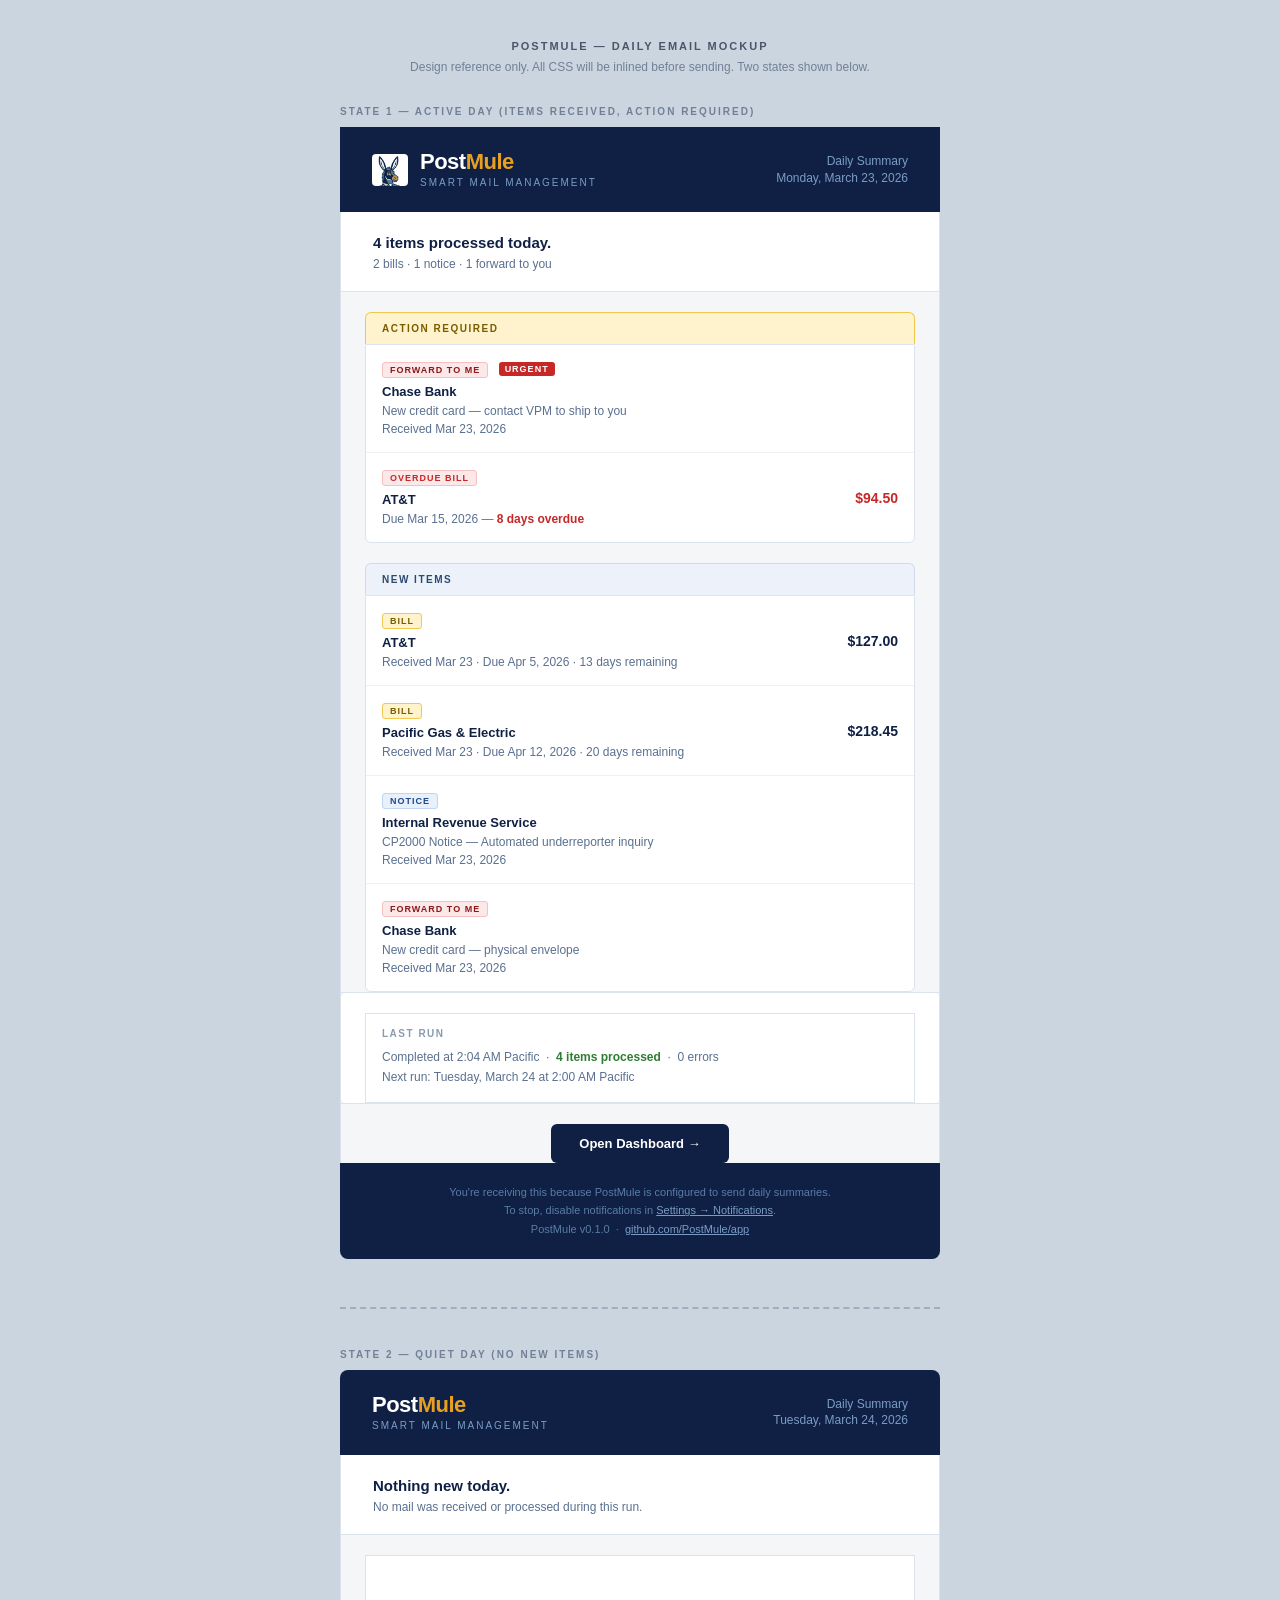
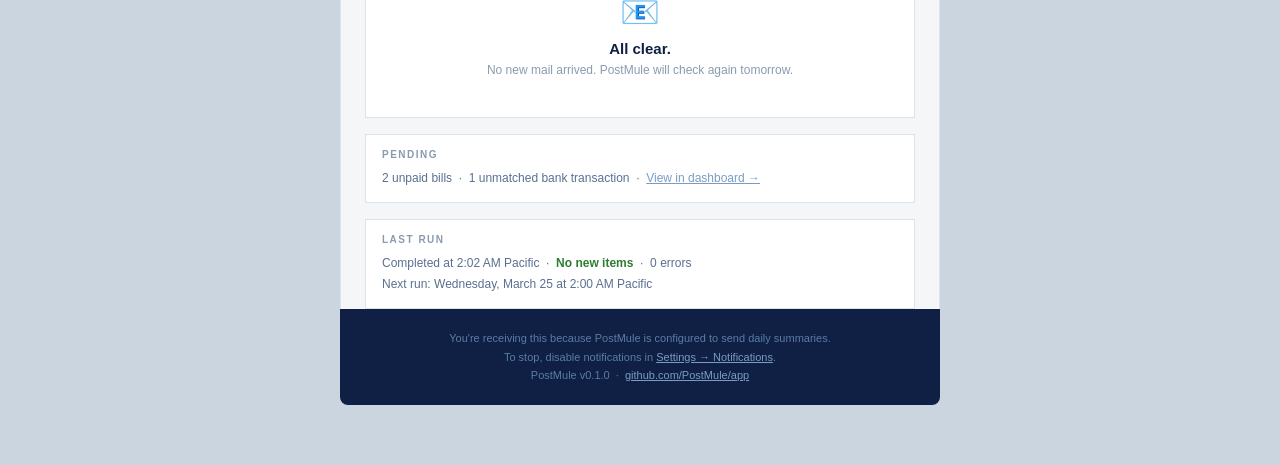
<file: docs/mockup_email_daily.html>
<!DOCTYPE html>
<html lang="en" xmlns="http://www.w3.org/1999/xhtml">
<!--
  PostMule — Daily Notification Email MOCKUP
  ==========================================
  This is the design reference for the daily summary email.
  It shows two states side-by-side:
    1. "Active day" — items were processed, some need attention
    2. "Quiet day" — nothing new today

  Production notes:
  - All CSS in the <style> block will be inlined before sending (e.g. via premailer)
  - No external fonts, images, or assets — email clients block them
  - Table-based layout for Outlook compatibility
  - prefers-color-scheme media query included for Apple Mail / Gmail dark mode
  - Plain-text fallback must be generated alongside this HTML template

  Brand palette:
    Navy Seal  #0F2044   header, CTA
    Brass      #E8A020   accent, logo "Mule", badges
    Steel Blue #7A9CC4   subheadings, secondary
    Linen      #F5F6F8   page / email background
    Smoke      #DDE3EC   borders, dividers
    Red        #C62828   overdue / urgent
    Green      #2E7D32   ok / delivered
-->
<head>
  <meta charset="UTF-8">
  <meta name="viewport" content="width=device-width, initial-scale=1.0">
  <meta http-equiv="X-UA-Compatible" content="IE=edge">
  <meta name="color-scheme" content="light dark">
  <meta name="supported-color-schemes" content="light dark">
  <title>PostMule Daily Summary — Email Mockup</title>
  <style>
    /* ── Mockup chrome (not part of actual email) ─────────────────── */
    body {
      margin: 0;
      padding: 40px 16px 60px;
      background: #CBD5E0;
      font-family: -apple-system, BlinkMacSystemFont, 'Segoe UI', Arial, sans-serif;
    }
    .mockup-page-title {
      text-align: center;
      font-size: 11px;
      font-weight: 700;
      color: #4A5568;
      letter-spacing: 2px;
      text-transform: uppercase;
      margin: 0 auto 8px;
    }
    .mockup-page-subtitle {
      text-align: center;
      font-size: 12px;
      color: #718096;
      margin: 0 auto 32px;
    }
    .mockup-state-label {
      max-width: 600px;
      margin: 0 auto 10px;
      font-size: 10px;
      font-weight: 700;
      letter-spacing: 2px;
      text-transform: uppercase;
      color: #718096;
    }
    .mockup-divider {
      max-width: 600px;
      margin: 48px auto 40px;
      border: none;
      border-top: 2px dashed #A0AEC0;
    }

    /* ── Email reset ──────────────────────────────────────────────── */
    .email-wrapper {
      margin: 0 auto;
      max-width: 600px;
    }
    table {
      border-collapse: collapse;
      mso-table-lspace: 0pt;
      mso-table-rspace: 0pt;
    }
    td {
      padding: 0;
    }
    img {
      border: 0;
      display: block;
      line-height: 100%;
      outline: none;
      text-decoration: none;
    }
    a {
      color: inherit;
      text-decoration: none;
    }

    /* ── Email component styles (all inlined before send) ─────────── */

    /* Header */
    .email-header {
      background-color: #0F2044;
      padding: 24px 32px;
    }
    .email-logo-post {
      font-family: Arial, Helvetica, sans-serif;
      font-size: 22px;
      font-weight: 700;
      color: #FFFFFF;
      letter-spacing: -0.5px;
      line-height: 1;
    }
    .email-logo-mule {
      color: #E8A020;
    }
    .email-logo-tagline {
      font-family: Arial, Helvetica, sans-serif;
      font-size: 10px;
      color: #7A9CC4;
      letter-spacing: 2px;
      text-transform: uppercase;
      margin-top: 4px;
    }
    .email-header-date {
      font-family: Arial, Helvetica, sans-serif;
      font-size: 12px;
      color: #7A9CC4;
      text-align: right;
      line-height: 1.4;
    }

    /* Body wrapper */
    .email-body {
      background-color: #F5F6F8;
      padding: 0 0 24px;
    }

    /* Summary bar */
    .email-summary {
      background-color: #FFFFFF;
      border-bottom: 1px solid #DDE3EC;
      padding: 20px 32px;
    }
    .email-summary-text {
      font-family: Arial, Helvetica, sans-serif;
      font-size: 15px;
      font-weight: 600;
      color: #0F2044;
      margin: 0;
      line-height: 1.4;
    }
    .email-summary-sub {
      font-family: Arial, Helvetica, sans-serif;
      font-size: 12px;
      color: #5A7090;
      margin: 4px 0 0;
    }

    /* Section: Action Required */
    .email-section {
      margin: 20px 24px 0;
    }
    .email-section-header {
      padding: 10px 16px;
      border-radius: 6px 6px 0 0;
      font-family: Arial, Helvetica, sans-serif;
      font-size: 10px;
      font-weight: 700;
      letter-spacing: 1.5px;
      text-transform: uppercase;
    }
    .email-section-header--urgent {
      background-color: #FFF3CD;
      color: #7A5C00;
      border: 1px solid #F0C850;
      border-bottom: none;
    }
    .email-section-header--items {
      background-color: #EDF2FA;
      color: #2C4A6E;
      border: 1px solid #D0DCEE;
      border-bottom: none;
    }
    .email-card-list {
      background-color: #FFFFFF;
      border: 1px solid #DDE3EC;
      border-radius: 0 0 6px 6px;
      overflow: hidden;
    }

    /* Item row */
    .email-item {
      border-bottom: 1px solid #EEF2F7;
      padding: 14px 16px;
    }
    .email-item:last-child {
      border-bottom: none;
    }
    .email-item-badge {
      display: inline-block;
      font-family: Arial, Helvetica, sans-serif;
      font-size: 9px;
      font-weight: 700;
      letter-spacing: 1px;
      text-transform: uppercase;
      padding: 2px 7px;
      border-radius: 3px;
      margin-bottom: 6px;
    }
    .badge--bill    { background-color: #FFF3CD; color: #7A5C00; border: 1px solid #F0C850; }
    .badge--notice  { background-color: #E8F0FC; color: #1E4A8A; border: 1px solid #C0D4F4; }
    .badge--forward { background-color: #FCE8E8; color: #8A1A1A; border: 1px solid #F4C0C0; }
    .badge--overdue { background-color: #FCE8E8; color: #C62828; border: 1px solid #F4C0C0; }

    .email-item-sender {
      font-family: Arial, Helvetica, sans-serif;
      font-size: 13px;
      font-weight: 600;
      color: #0F2044;
      margin: 0 0 3px;
    }
    .email-item-detail {
      font-family: Arial, Helvetica, sans-serif;
      font-size: 12px;
      color: #5A7090;
      margin: 0;
      line-height: 1.5;
    }
    .email-item-amount {
      font-family: Arial, Helvetica, sans-serif;
      font-size: 14px;
      font-weight: 700;
      color: #0F2044;
      text-align: right;
      white-space: nowrap;
    }
    .email-item-amount--overdue {
      color: #C62828;
    }
    .email-urgent-pill {
      display: inline-block;
      background-color: #C62828;
      color: #FFFFFF;
      font-family: Arial, Helvetica, sans-serif;
      font-size: 9px;
      font-weight: 700;
      letter-spacing: 1px;
      text-transform: uppercase;
      padding: 2px 6px;
      border-radius: 3px;
      margin-left: 6px;
      vertical-align: middle;
    }

    /* Last run status */
    .email-run-status {
      margin: 20px 24px 0;
      background-color: #FFFFFF;
      border: 1px solid #DDE3EC;
      border-radius: 6px;
      padding: 14px 16px;
    }
    .email-run-status-title {
      font-family: Arial, Helvetica, sans-serif;
      font-size: 10px;
      font-weight: 700;
      letter-spacing: 1.5px;
      text-transform: uppercase;
      color: #8A9BB0;
      margin: 0 0 8px;
    }
    .email-run-status-row {
      font-family: Arial, Helvetica, sans-serif;
      font-size: 12px;
      color: #5A7090;
      line-height: 1.6;
    }
    .email-run-ok { color: #2E7D32; font-weight: 600; }
    .email-run-warn { color: #D57A00; font-weight: 600; }

    /* CTA button */
    .email-cta-wrap {
      text-align: center;
      margin: 20px 24px 0;
    }
    .email-cta {
      display: inline-block;
      background-color: #0F2044;
      color: #FFFFFF;
      font-family: Arial, Helvetica, sans-serif;
      font-size: 13px;
      font-weight: 600;
      padding: 12px 28px;
      border-radius: 6px;
      text-decoration: none;
    }

    /* Quiet day */
    .email-quiet {
      text-align: center;
      padding: 40px 32px;
      background-color: #FFFFFF;
      border: 1px solid #DDE3EC;
      border-radius: 6px;
      margin: 20px 24px 0;
    }
    .email-quiet-icon {
      font-size: 32px;
      line-height: 1;
      margin-bottom: 12px;
    }
    .email-quiet-title {
      font-family: Arial, Helvetica, sans-serif;
      font-size: 15px;
      font-weight: 600;
      color: #0F2044;
      margin: 0 0 6px;
    }
    .email-quiet-sub {
      font-family: Arial, Helvetica, sans-serif;
      font-size: 12px;
      color: #8A9BB0;
      margin: 0;
    }

    /* Footer */
    .email-footer {
      background-color: #0F2044;
      padding: 20px 32px;
      text-align: center;
    }
    .email-footer-text {
      font-family: Arial, Helvetica, sans-serif;
      font-size: 11px;
      color: #5A7CA4;
      line-height: 1.7;
      margin: 0;
    }
    .email-footer-link {
      color: #7A9CC4;
      text-decoration: underline;
    }

    /* ── Dark mode overrides (Apple Mail, Gmail app, some Outlook) ── */
    @media (prefers-color-scheme: dark) {
      .email-body       { background-color: #1A2740 !important; }
      .email-summary    { background-color: #1E2F4A !important; border-color: #2C4060 !important; }
      .email-summary-text { color: #E8EFF8 !important; }
      .email-summary-sub  { color: #8A9BB0 !important; }
      .email-card-list  { background-color: #1E2F4A !important; border-color: #2C4060 !important; }
      .email-item       { border-color: #2C4060 !important; }
      .email-item-sender { color: #E8EFF8 !important; }
      .email-item-detail { color: #8A9BB0 !important; }
      .email-item-amount { color: #E8EFF8 !important; }
      .email-run-status { background-color: #1E2F4A !important; border-color: #2C4060 !important; }
      .email-run-status-title { color: #5A7CA4 !important; }
      .email-quiet      { background-color: #1E2F4A !important; border-color: #2C4060 !important; }
      .email-quiet-title { color: #E8EFF8 !important; }
    }

    /* ── Mobile ───────────────────────────────────────────────────── */
    @media screen and (max-width: 480px) {
      .email-header   { padding: 20px 20px !important; }
      .email-summary  { padding: 16px 20px !important; }
      .email-section  { margin: 16px 12px 0 !important; }
      .email-run-status { margin: 16px 12px 0 !important; }
      .email-cta-wrap { margin: 16px 12px 0 !important; }
      .email-quiet    { margin: 16px 12px 0 !important; padding: 28px 20px !important; }
      .email-footer   { padding: 16px 20px !important; }
      .email-header-date { display: none !important; }
    }
  </style>
</head>
<body>

<!-- ================================================================
     MOCKUP CHROME
     ================================================================ -->
<p class="mockup-page-title">PostMule — Daily Email Mockup</p>
<p class="mockup-page-subtitle">Design reference only. All CSS will be inlined before sending. Two states shown below.</p>


<!-- ================================================================
     STATE 1: ACTIVE DAY — items processed, some needing attention
     ================================================================ -->

<p class="mockup-state-label">State 1 — Active day (items received, action required)</p>

<div class="email-wrapper">
  <!--[if mso]><table width="600" cellpadding="0" cellspacing="0" border="0" align="center"><tr><td><![endif]-->

  <!-- Header -->
  <table width="100%" cellpadding="0" cellspacing="0" border="0" style="background-color:#0F2044;border-radius:8px 8px 0 0;">
    <tr>
      <td class="email-header" style="padding:24px 32px;">
        <table width="100%" cellpadding="0" cellspacing="0" border="0">
          <tr>
            <td style="vertical-align:middle;">
              <table cellpadding="0" cellspacing="0" border="0">
                <tr>
                  <td style="vertical-align:middle;padding-right:12px;">
                    <img src="logo_face.png" width="36" height="32" alt="PostMule" style="display:block;border-radius:4px;">
                  </td>
                  <td style="vertical-align:middle;">
                    <div class="email-logo-post" style="font-family:Arial,Helvetica,sans-serif;font-size:22px;font-weight:700;color:#FFFFFF;letter-spacing:-0.5px;line-height:1;">Post<span class="email-logo-mule" style="color:#E8A020;">Mule</span></div>
                    <div class="email-logo-tagline" style="font-family:Arial,Helvetica,sans-serif;font-size:10px;color:#7A9CC4;letter-spacing:2px;text-transform:uppercase;margin-top:4px;">Smart mail management</div>
                  </td>
                </tr>
              </table>
            </td>
            <td class="email-header-date" style="font-family:Arial,Helvetica,sans-serif;font-size:12px;color:#7A9CC4;text-align:right;vertical-align:middle;line-height:1.4;">
              Daily Summary<br>
              Monday, March 23, 2026
            </td>
          </tr>
        </table>
      </td>
    </tr>
  </table>

  <!-- Summary bar -->
  <table width="100%" cellpadding="0" cellspacing="0" border="0" style="background-color:#FFFFFF;border-left:1px solid #DDE3EC;border-right:1px solid #DDE3EC;">
    <tr>
      <td class="email-summary" style="padding:20px 32px;background-color:#FFFFFF;border-bottom:1px solid #DDE3EC;">
        <p class="email-summary-text" style="font-family:Arial,Helvetica,sans-serif;font-size:15px;font-weight:600;color:#0F2044;margin:0;line-height:1.4;">4 items processed today.</p>
        <p class="email-summary-sub" style="font-family:Arial,Helvetica,sans-serif;font-size:12px;color:#5A7090;margin:4px 0 0;">2 bills &middot; 1 notice &middot; 1 forward to you</p>
      </td>
    </tr>
  </table>

  <!-- Body -->
  <table width="100%" cellpadding="0" cellspacing="0" border="0" class="email-body" style="background-color:#F5F6F8;border-left:1px solid #DDE3EC;border-right:1px solid #DDE3EC;padding-bottom:24px;">

    <!-- ACTION REQUIRED section -->
    <tr>
      <td class="email-section" style="padding:20px 24px 0;">
        <div class="email-section-header email-section-header--urgent" style="padding:10px 16px;background-color:#FFF3CD;color:#7A5C00;border:1px solid #F0C850;border-bottom:none;border-radius:6px 6px 0 0;font-family:Arial,Helvetica,sans-serif;font-size:10px;font-weight:700;letter-spacing:1.5px;text-transform:uppercase;">
          Action Required
        </div>
        <div class="email-card-list" style="background-color:#FFFFFF;border:1px solid #DDE3EC;border-radius:0 0 6px 6px;overflow:hidden;">

          <!-- ForwardToMe item -->
          <table width="100%" cellpadding="0" cellspacing="0" border="0">
            <tr>
              <td class="email-item" style="padding:14px 16px;border-bottom:1px solid #EEF2F7;vertical-align:top;">
                <table width="100%" cellpadding="0" cellspacing="0" border="0">
                  <tr>
                    <td style="vertical-align:top;">
                      <span class="email-item-badge badge--forward" style="display:inline-block;font-family:Arial,Helvetica,sans-serif;font-size:9px;font-weight:700;letter-spacing:1px;text-transform:uppercase;padding:2px 7px;border-radius:3px;margin-bottom:6px;background-color:#FCE8E8;color:#8A1A1A;border:1px solid #F4C0C0;">Forward To Me</span>
                      <span class="email-urgent-pill" style="display:inline-block;background-color:#C62828;color:#FFFFFF;font-family:Arial,Helvetica,sans-serif;font-size:9px;font-weight:700;letter-spacing:1px;text-transform:uppercase;padding:2px 6px;border-radius:3px;margin-left:6px;vertical-align:middle;">Urgent</span>
                      <p class="email-item-sender" style="font-family:Arial,Helvetica,sans-serif;font-size:13px;font-weight:600;color:#0F2044;margin:0 0 3px;">Chase Bank</p>
                      <p class="email-item-detail" style="font-family:Arial,Helvetica,sans-serif;font-size:12px;color:#5A7090;margin:0;line-height:1.5;">New credit card &mdash; contact VPM to ship to you<br>Received Mar 23, 2026</p>
                    </td>
                  </tr>
                </table>
              </td>
            </tr>
            <!-- Overdue bill -->
            <tr>
              <td class="email-item" style="padding:14px 16px;vertical-align:top;">
                <table width="100%" cellpadding="0" cellspacing="0" border="0">
                  <tr>
                    <td style="vertical-align:top;">
                      <span class="email-item-badge badge--overdue" style="display:inline-block;font-family:Arial,Helvetica,sans-serif;font-size:9px;font-weight:700;letter-spacing:1px;text-transform:uppercase;padding:2px 7px;border-radius:3px;margin-bottom:6px;background-color:#FCE8E8;color:#C62828;border:1px solid #F4C0C0;">Overdue Bill</span>
                      <p class="email-item-sender" style="font-family:Arial,Helvetica,sans-serif;font-size:13px;font-weight:600;color:#0F2044;margin:0 0 3px;">AT&amp;T</p>
                      <p class="email-item-detail" style="font-family:Arial,Helvetica,sans-serif;font-size:12px;color:#5A7090;margin:0;line-height:1.5;">Due Mar 15, 2026 &mdash; <strong style="color:#C62828;">8 days overdue</strong></p>
                    </td>
                    <td style="vertical-align:middle;text-align:right;white-space:nowrap;padding-left:12px;">
                      <span class="email-item-amount email-item-amount--overdue" style="font-family:Arial,Helvetica,sans-serif;font-size:14px;font-weight:700;color:#C62828;">$94.50</span>
                    </td>
                  </tr>
                </table>
              </td>
            </tr>
          </table>
        </div>
      </td>
    </tr>

    <!-- NEW ITEMS section -->
    <tr>
      <td class="email-section" style="padding:20px 24px 0;">
        <div class="email-section-header email-section-header--items" style="padding:10px 16px;background-color:#EDF2FA;color:#2C4A6E;border:1px solid #D0DCEE;border-bottom:none;border-radius:6px 6px 0 0;font-family:Arial,Helvetica,sans-serif;font-size:10px;font-weight:700;letter-spacing:1.5px;text-transform:uppercase;">
          New Items
        </div>
        <div class="email-card-list" style="background-color:#FFFFFF;border:1px solid #DDE3EC;border-radius:0 0 6px 6px;overflow:hidden;">

          <!-- Bill: AT&T -->
          <table width="100%" cellpadding="0" cellspacing="0" border="0">
            <tr>
              <td class="email-item" style="padding:14px 16px;border-bottom:1px solid #EEF2F7;vertical-align:top;">
                <table width="100%" cellpadding="0" cellspacing="0" border="0">
                  <tr>
                    <td style="vertical-align:top;">
                      <span class="email-item-badge badge--bill" style="display:inline-block;font-family:Arial,Helvetica,sans-serif;font-size:9px;font-weight:700;letter-spacing:1px;text-transform:uppercase;padding:2px 7px;border-radius:3px;margin-bottom:6px;background-color:#FFF3CD;color:#7A5C00;border:1px solid #F0C850;">Bill</span>
                      <p class="email-item-sender" style="font-family:Arial,Helvetica,sans-serif;font-size:13px;font-weight:600;color:#0F2044;margin:0 0 3px;">AT&amp;T</p>
                      <p class="email-item-detail" style="font-family:Arial,Helvetica,sans-serif;font-size:12px;color:#5A7090;margin:0;line-height:1.5;">Received Mar 23 &middot; Due Apr 5, 2026 &middot; 13 days remaining</p>
                    </td>
                    <td style="vertical-align:middle;text-align:right;white-space:nowrap;padding-left:12px;">
                      <span class="email-item-amount" style="font-family:Arial,Helvetica,sans-serif;font-size:14px;font-weight:700;color:#0F2044;">$127.00</span>
                    </td>
                  </tr>
                </table>
              </td>
            </tr>

            <!-- Bill: Pacific Gas & Electric -->
            <tr>
              <td class="email-item" style="padding:14px 16px;border-bottom:1px solid #EEF2F7;vertical-align:top;">
                <table width="100%" cellpadding="0" cellspacing="0" border="0">
                  <tr>
                    <td style="vertical-align:top;">
                      <span class="email-item-badge badge--bill" style="display:inline-block;font-family:Arial,Helvetica,sans-serif;font-size:9px;font-weight:700;letter-spacing:1px;text-transform:uppercase;padding:2px 7px;border-radius:3px;margin-bottom:6px;background-color:#FFF3CD;color:#7A5C00;border:1px solid #F0C850;">Bill</span>
                      <p class="email-item-sender" style="font-family:Arial,Helvetica,sans-serif;font-size:13px;font-weight:600;color:#0F2044;margin:0 0 3px;">Pacific Gas &amp; Electric</p>
                      <p class="email-item-detail" style="font-family:Arial,Helvetica,sans-serif;font-size:12px;color:#5A7090;margin:0;line-height:1.5;">Received Mar 23 &middot; Due Apr 12, 2026 &middot; 20 days remaining</p>
                    </td>
                    <td style="vertical-align:middle;text-align:right;white-space:nowrap;padding-left:12px;">
                      <span class="email-item-amount" style="font-family:Arial,Helvetica,sans-serif;font-size:14px;font-weight:700;color:#0F2044;">$218.45</span>
                    </td>
                  </tr>
                </table>
              </td>
            </tr>

            <!-- Notice: IRS -->
            <tr>
              <td class="email-item" style="padding:14px 16px;border-bottom:1px solid #EEF2F7;vertical-align:top;">
                <table width="100%" cellpadding="0" cellspacing="0" border="0">
                  <tr>
                    <td style="vertical-align:top;">
                      <span class="email-item-badge badge--notice" style="display:inline-block;font-family:Arial,Helvetica,sans-serif;font-size:9px;font-weight:700;letter-spacing:1px;text-transform:uppercase;padding:2px 7px;border-radius:3px;margin-bottom:6px;background-color:#E8F0FC;color:#1E4A8A;border:1px solid #C0D4F4;">Notice</span>
                      <p class="email-item-sender" style="font-family:Arial,Helvetica,sans-serif;font-size:13px;font-weight:600;color:#0F2044;margin:0 0 3px;">Internal Revenue Service</p>
                      <p class="email-item-detail" style="font-family:Arial,Helvetica,sans-serif;font-size:12px;color:#5A7090;margin:0;line-height:1.5;">CP2000 Notice &mdash; Automated underreporter inquiry<br>Received Mar 23, 2026</p>
                    </td>
                  </tr>
                </table>
              </td>
            </tr>

            <!-- ForwardToMe -->
            <tr>
              <td class="email-item" style="padding:14px 16px;vertical-align:top;">
                <table width="100%" cellpadding="0" cellspacing="0" border="0">
                  <tr>
                    <td style="vertical-align:top;">
                      <span class="email-item-badge badge--forward" style="display:inline-block;font-family:Arial,Helvetica,sans-serif;font-size:9px;font-weight:700;letter-spacing:1px;text-transform:uppercase;padding:2px 7px;border-radius:3px;margin-bottom:6px;background-color:#FCE8E8;color:#8A1A1A;border:1px solid #F4C0C0;">Forward To Me</span>
                      <p class="email-item-sender" style="font-family:Arial,Helvetica,sans-serif;font-size:13px;font-weight:600;color:#0F2044;margin:0 0 3px;">Chase Bank</p>
                      <p class="email-item-detail" style="font-family:Arial,Helvetica,sans-serif;font-size:12px;color:#5A7090;margin:0;line-height:1.5;">New credit card — physical envelope<br>Received Mar 23, 2026</p>
                    </td>
                  </tr>
                </table>
              </td>
            </tr>
          </table>
        </div>
      </td>
    </tr>

    <!-- Last run status -->
    <tr>
      <td class="email-run-status" style="margin:20px 24px 0;padding:0 24px;">
        <table width="100%" cellpadding="0" cellspacing="0" border="0" style="background-color:#FFFFFF;border:1px solid #DDE3EC;border-radius:6px;margin-top:20px;">
          <tr>
            <td style="padding:14px 16px;">
              <p class="email-run-status-title" style="font-family:Arial,Helvetica,sans-serif;font-size:10px;font-weight:700;letter-spacing:1.5px;text-transform:uppercase;color:#8A9BB0;margin:0 0 8px;">Last Run</p>
              <p class="email-run-status-row" style="font-family:Arial,Helvetica,sans-serif;font-size:12px;color:#5A7090;line-height:1.7;margin:0;">
                Completed at 2:04 AM Pacific &nbsp;&middot;&nbsp; <span class="email-run-ok" style="color:#2E7D32;font-weight:600;">4 items processed</span> &nbsp;&middot;&nbsp; 0 errors<br>
                Next run: Tuesday, March 24 at 2:00 AM Pacific
              </p>
            </td>
          </tr>
        </table>
      </td>
    </tr>

    <!-- Dashboard CTA -->
    <tr>
      <td class="email-cta-wrap" style="text-align:center;padding:20px 24px 0;">
        <a href="http://localhost:5000" class="email-cta" style="display:inline-block;background-color:#0F2044;color:#FFFFFF;font-family:Arial,Helvetica,sans-serif;font-size:13px;font-weight:600;padding:12px 28px;border-radius:6px;text-decoration:none;">Open Dashboard &rarr;</a>
      </td>
    </tr>

  </table>

  <!-- Footer -->
  <table width="100%" cellpadding="0" cellspacing="0" border="0" class="email-footer" style="background-color:#0F2044;border-radius:0 0 8px 8px;">
    <tr>
      <td style="padding:20px 32px;text-align:center;">
        <p class="email-footer-text" style="font-family:Arial,Helvetica,sans-serif;font-size:11px;color:#5A7CA4;line-height:1.7;margin:0;">
          You're receiving this because PostMule is configured to send daily summaries.<br>
          To stop, disable notifications in <a href="http://localhost:5000/settings" class="email-footer-link" style="color:#7A9CC4;text-decoration:underline;">Settings &rarr; Notifications</a>.<br>
          PostMule v0.1.0 &nbsp;&middot;&nbsp; <a href="https://github.com/PostMule/app" class="email-footer-link" style="color:#7A9CC4;text-decoration:underline;">github.com/PostMule/app</a>
        </p>
      </td>
    </tr>
  </table>

  <!--[if mso]></td></tr></table><![endif]-->
</div>


<!-- ================================================================
     DIVIDER
     ================================================================ -->
<hr class="mockup-divider" style="max-width:600px;margin:48px auto 40px;border:none;border-top:2px dashed #A0AEC0;">
<p class="mockup-state-label">State 2 — Quiet day (no new items)</p>


<!-- ================================================================
     STATE 2: QUIET DAY — nothing new
     ================================================================ -->

<div class="email-wrapper">
  <!--[if mso]><table width="600" cellpadding="0" cellspacing="0" border="0" align="center"><tr><td><![endif]-->

  <!-- Header -->
  <table width="100%" cellpadding="0" cellspacing="0" border="0" style="background-color:#0F2044;border-radius:8px 8px 0 0;">
    <tr>
      <td style="padding:24px 32px;">
        <table width="100%" cellpadding="0" cellspacing="0" border="0">
          <tr>
            <td style="vertical-align:middle;">
              <div style="font-family:Arial,Helvetica,sans-serif;font-size:22px;font-weight:700;color:#FFFFFF;letter-spacing:-0.5px;line-height:1;">Post<span style="color:#E8A020;">Mule</span></div>
              <div style="font-family:Arial,Helvetica,sans-serif;font-size:10px;color:#7A9CC4;letter-spacing:2px;text-transform:uppercase;margin-top:4px;">Smart mail management</div>
            </td>
            <td class="email-header-date" style="font-family:Arial,Helvetica,sans-serif;font-size:12px;color:#7A9CC4;text-align:right;vertical-align:middle;line-height:1.4;">
              Daily Summary<br>
              Tuesday, March 24, 2026
            </td>
          </tr>
        </table>
      </td>
    </tr>
  </table>

  <!-- Summary bar -->
  <table width="100%" cellpadding="0" cellspacing="0" border="0" style="background-color:#FFFFFF;border-left:1px solid #DDE3EC;border-right:1px solid #DDE3EC;">
    <tr>
      <td style="padding:20px 32px;background-color:#FFFFFF;border-bottom:1px solid #DDE3EC;">
        <p style="font-family:Arial,Helvetica,sans-serif;font-size:15px;font-weight:600;color:#0F2044;margin:0;line-height:1.4;">Nothing new today.</p>
        <p style="font-family:Arial,Helvetica,sans-serif;font-size:12px;color:#5A7090;margin:4px 0 0;">No mail was received or processed during this run.</p>
      </td>
    </tr>
  </table>

  <!-- Body -->
  <table width="100%" cellpadding="0" cellspacing="0" border="0" style="background-color:#F5F6F8;border-left:1px solid #DDE3EC;border-right:1px solid #DDE3EC;padding-bottom:24px;">

    <!-- Quiet state card -->
    <tr>
      <td style="padding:20px 24px 0;">
        <table width="100%" cellpadding="0" cellspacing="0" border="0" style="background-color:#FFFFFF;border:1px solid #DDE3EC;border-radius:6px;">
          <tr>
            <td style="text-align:center;padding:40px 32px;">
              <div style="font-size:32px;line-height:1;margin-bottom:12px;">&#128231;</div>
              <p style="font-family:Arial,Helvetica,sans-serif;font-size:15px;font-weight:600;color:#0F2044;margin:0 0 6px;">All clear.</p>
              <p style="font-family:Arial,Helvetica,sans-serif;font-size:12px;color:#8A9BB0;margin:0;">No new mail arrived. PostMule will check again tomorrow.</p>
            </td>
          </tr>
        </table>
      </td>
    </tr>

    <!-- Pending items reminder (if any exist in the system) -->
    <tr>
      <td style="padding:16px 24px 0;">
        <table width="100%" cellpadding="0" cellspacing="0" border="0" style="background-color:#FFFFFF;border:1px solid #DDE3EC;border-radius:6px;">
          <tr>
            <td style="padding:14px 16px;">
              <p style="font-family:Arial,Helvetica,sans-serif;font-size:10px;font-weight:700;letter-spacing:1.5px;text-transform:uppercase;color:#8A9BB0;margin:0 0 8px;">Pending</p>
              <p style="font-family:Arial,Helvetica,sans-serif;font-size:12px;color:#5A7090;line-height:1.7;margin:0;">
                2 unpaid bills &nbsp;&middot;&nbsp; 1 unmatched bank transaction &nbsp;&middot;&nbsp;
                <a href="http://localhost:5000/bills" style="color:#7A9CC4;text-decoration:underline;">View in dashboard &rarr;</a>
              </p>
            </td>
          </tr>
        </table>
      </td>
    </tr>

    <!-- Last run status -->
    <tr>
      <td style="padding:16px 24px 0;">
        <table width="100%" cellpadding="0" cellspacing="0" border="0" style="background-color:#FFFFFF;border:1px solid #DDE3EC;border-radius:6px;">
          <tr>
            <td style="padding:14px 16px;">
              <p style="font-family:Arial,Helvetica,sans-serif;font-size:10px;font-weight:700;letter-spacing:1.5px;text-transform:uppercase;color:#8A9BB0;margin:0 0 8px;">Last Run</p>
              <p style="font-family:Arial,Helvetica,sans-serif;font-size:12px;color:#5A7090;line-height:1.7;margin:0;">
                Completed at 2:02 AM Pacific &nbsp;&middot;&nbsp; <span style="color:#2E7D32;font-weight:600;">No new items</span> &nbsp;&middot;&nbsp; 0 errors<br>
                Next run: Wednesday, March 25 at 2:00 AM Pacific
              </p>
            </td>
          </tr>
        </table>
      </td>
    </tr>

  </table>

  <!-- Footer -->
  <table width="100%" cellpadding="0" cellspacing="0" border="0" style="background-color:#0F2044;border-radius:0 0 8px 8px;">
    <tr>
      <td style="padding:20px 32px;text-align:center;">
        <p style="font-family:Arial,Helvetica,sans-serif;font-size:11px;color:#5A7CA4;line-height:1.7;margin:0;">
          You're receiving this because PostMule is configured to send daily summaries.<br>
          To stop, disable notifications in <a href="http://localhost:5000/settings" style="color:#7A9CC4;text-decoration:underline;">Settings &rarr; Notifications</a>.<br>
          PostMule v0.1.0 &nbsp;&middot;&nbsp; <a href="https://github.com/PostMule/app" style="color:#7A9CC4;text-decoration:underline;">github.com/PostMule/app</a>
        </p>
      </td>
    </tr>
  </table>

  <!--[if mso]></td></tr></table><![endif]-->
</div>

</body>
</html>
</file>
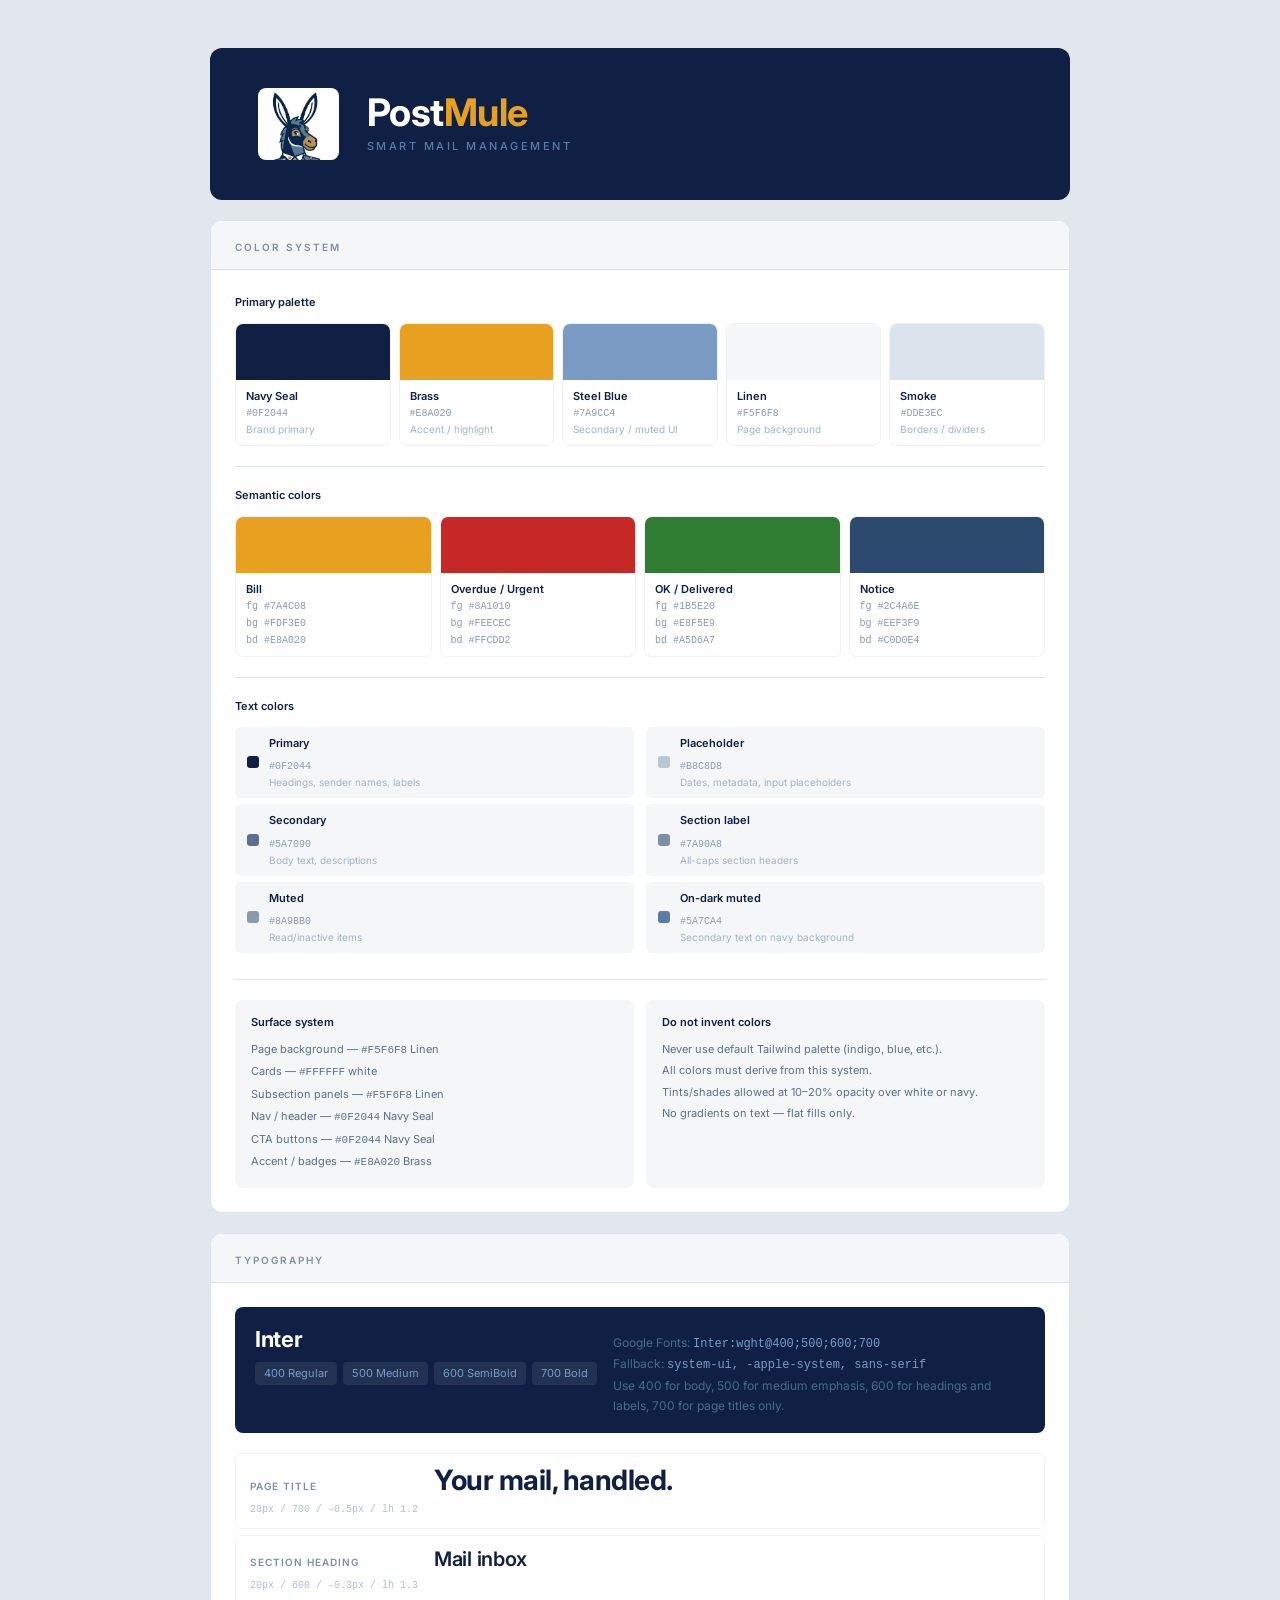
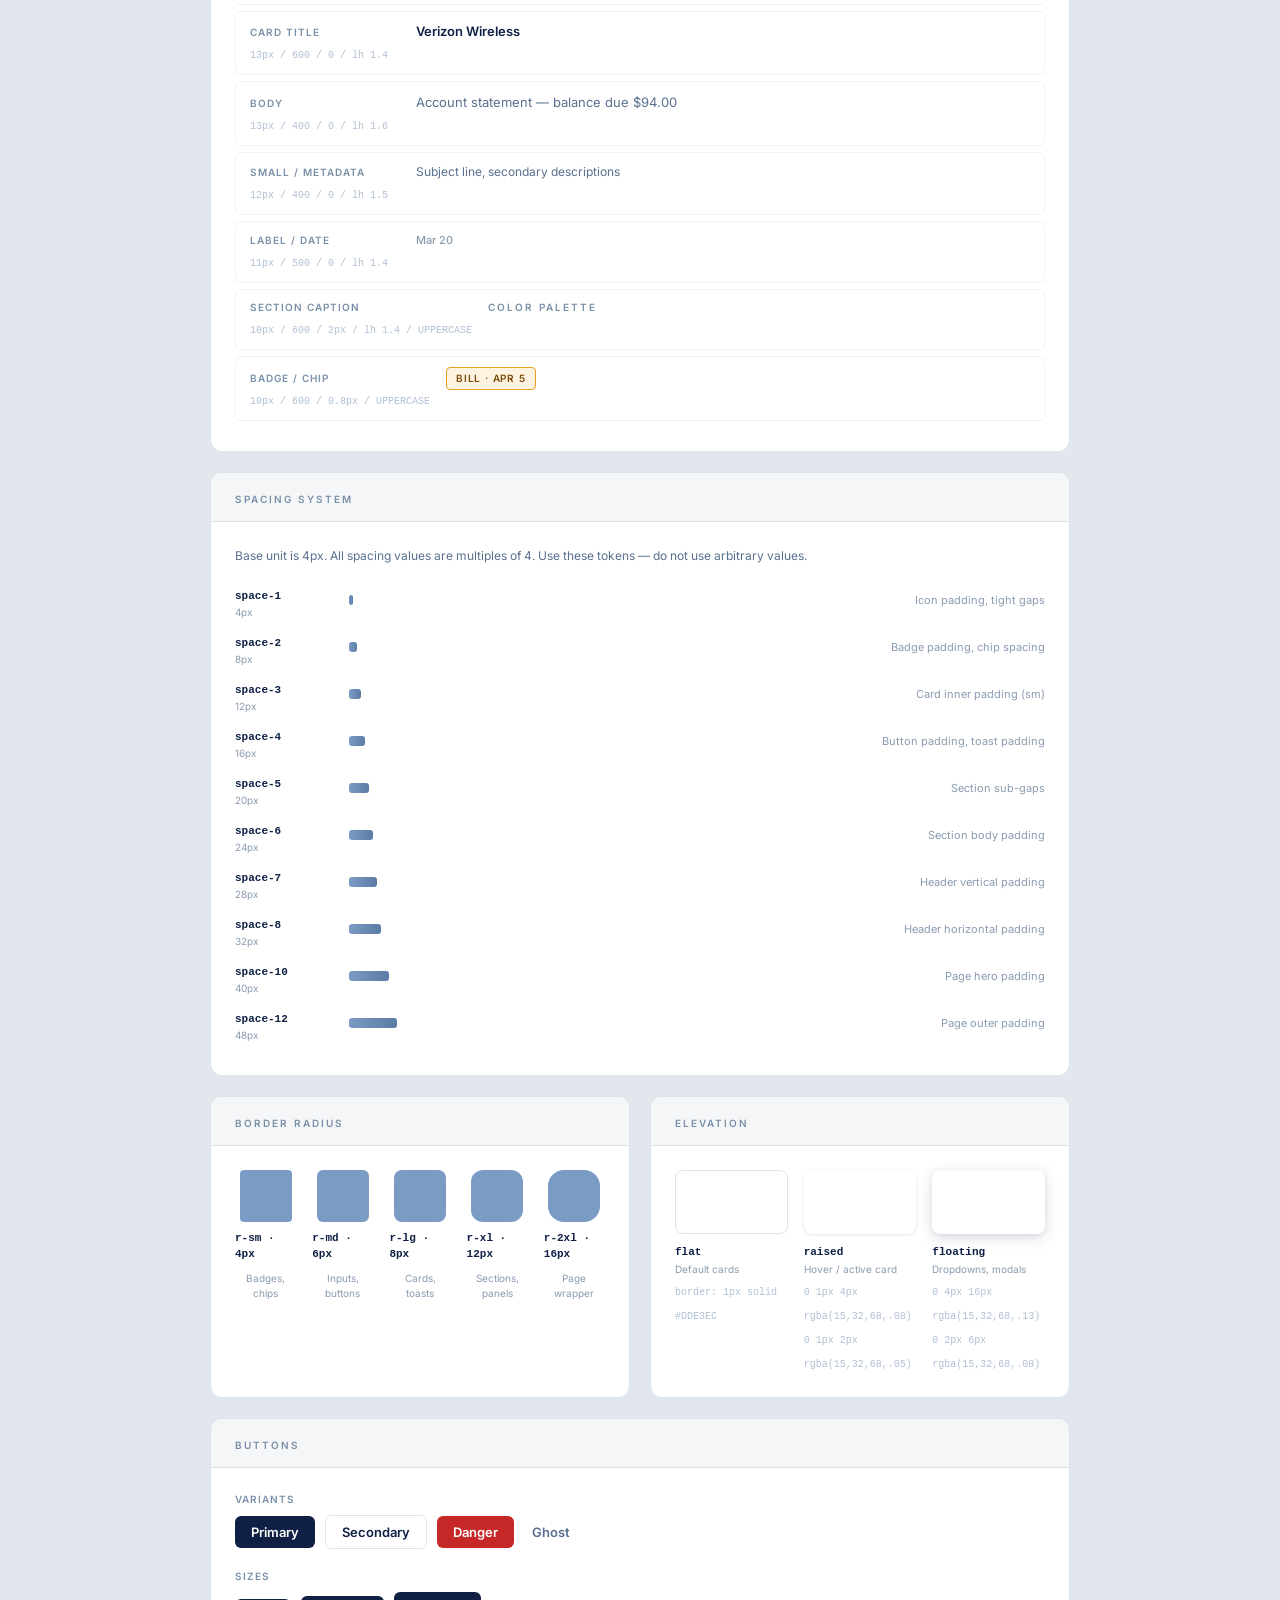
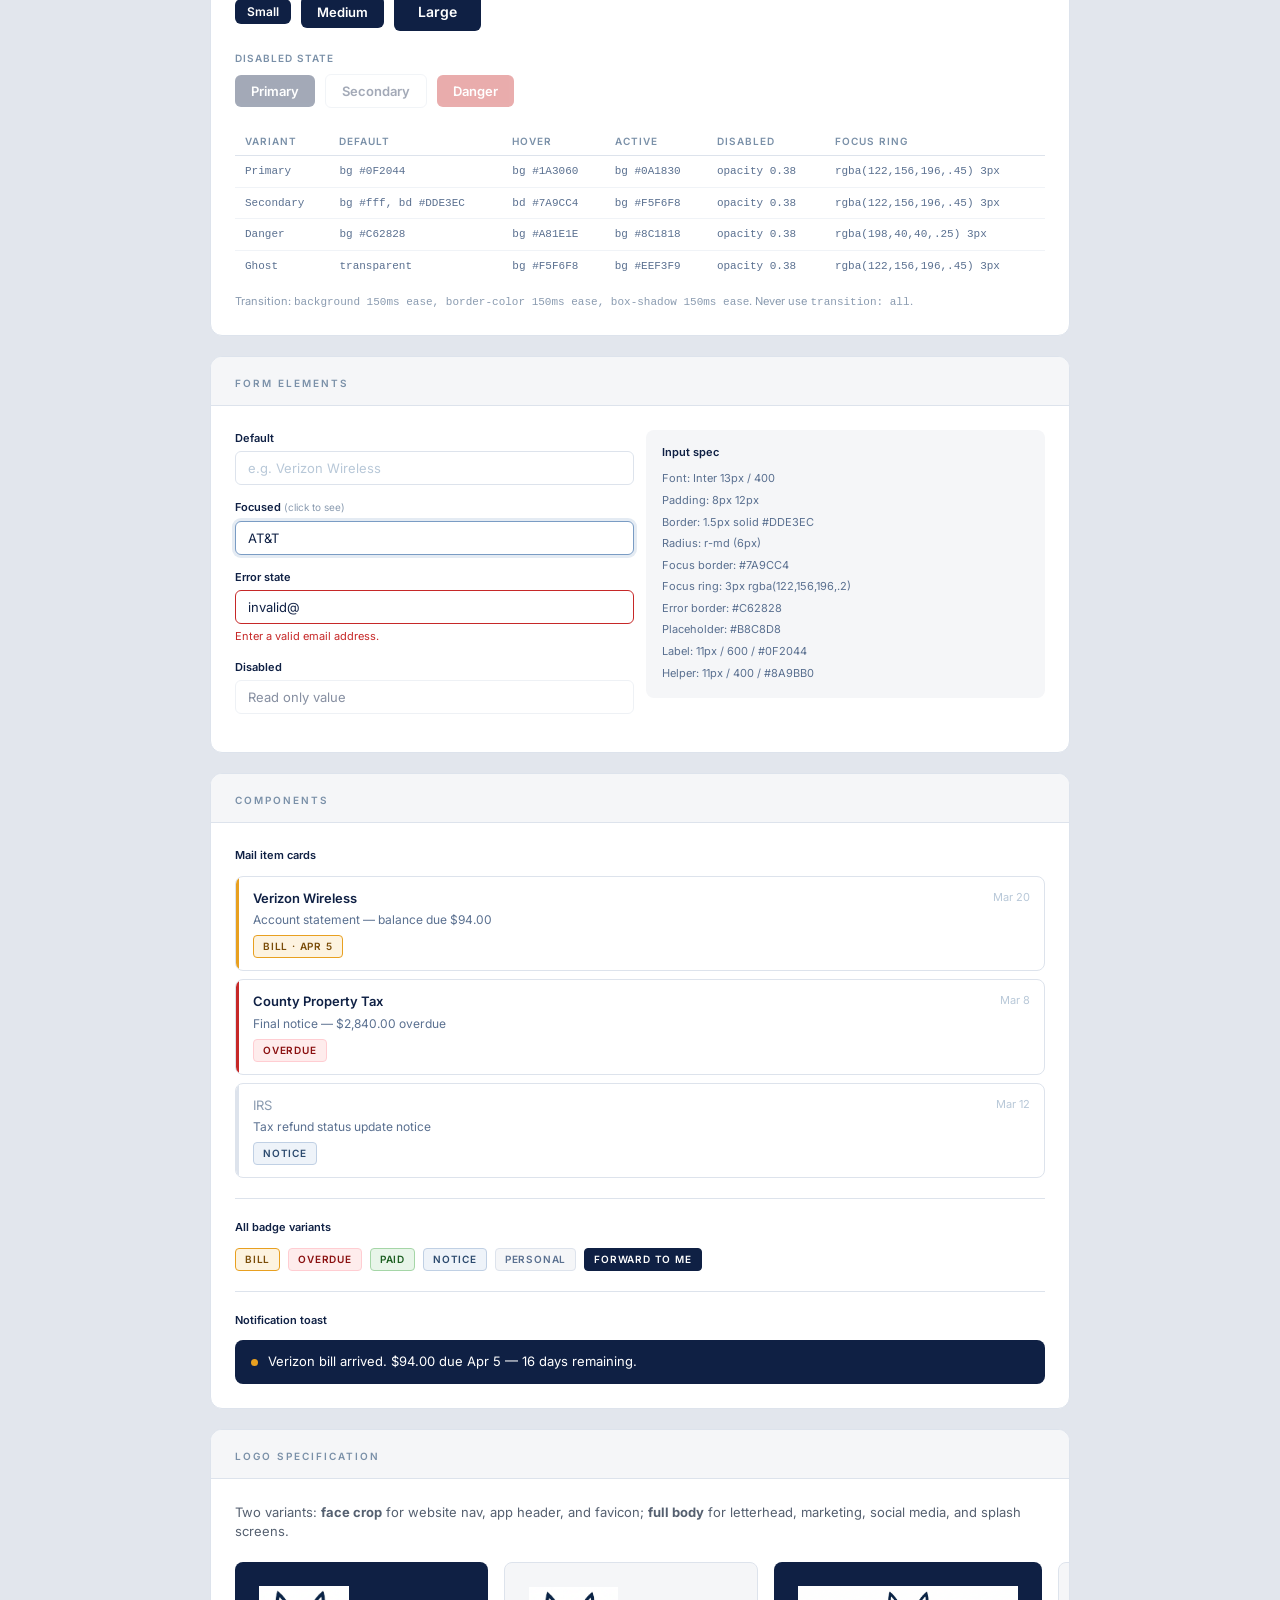
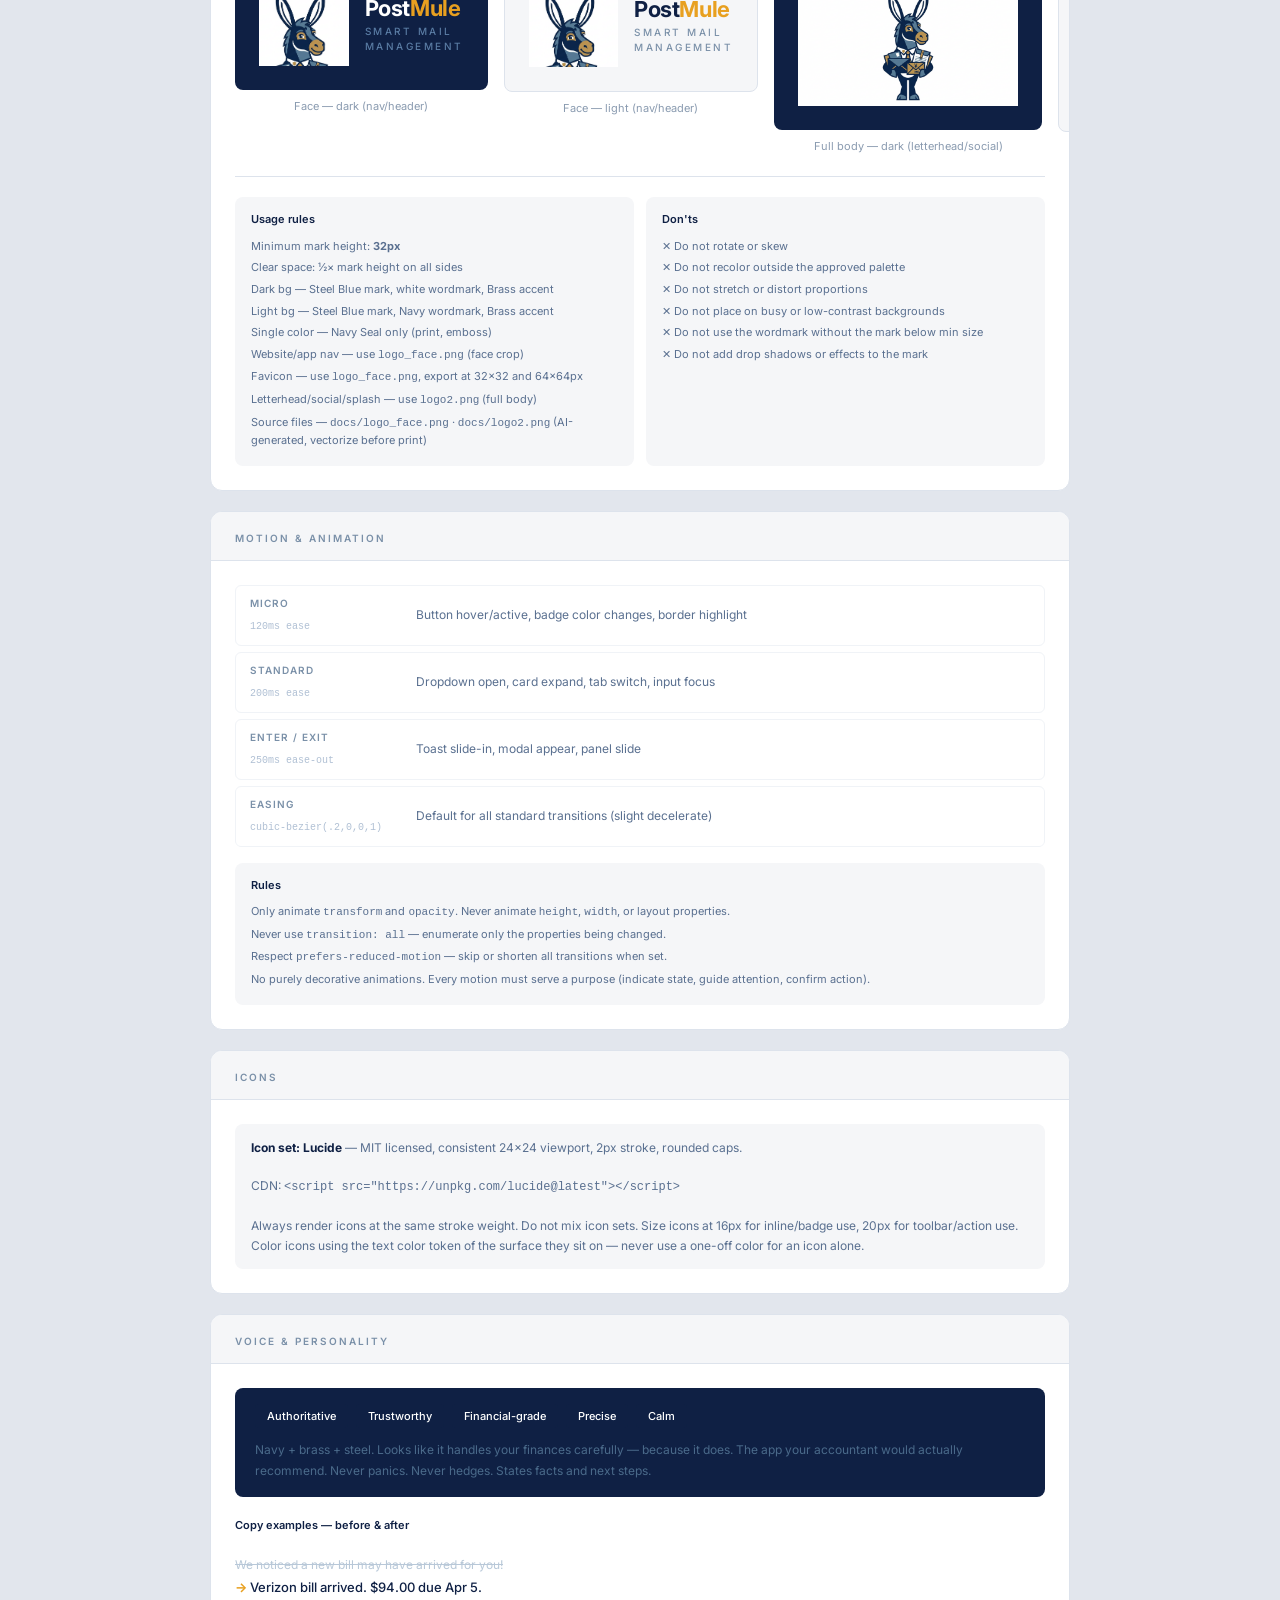
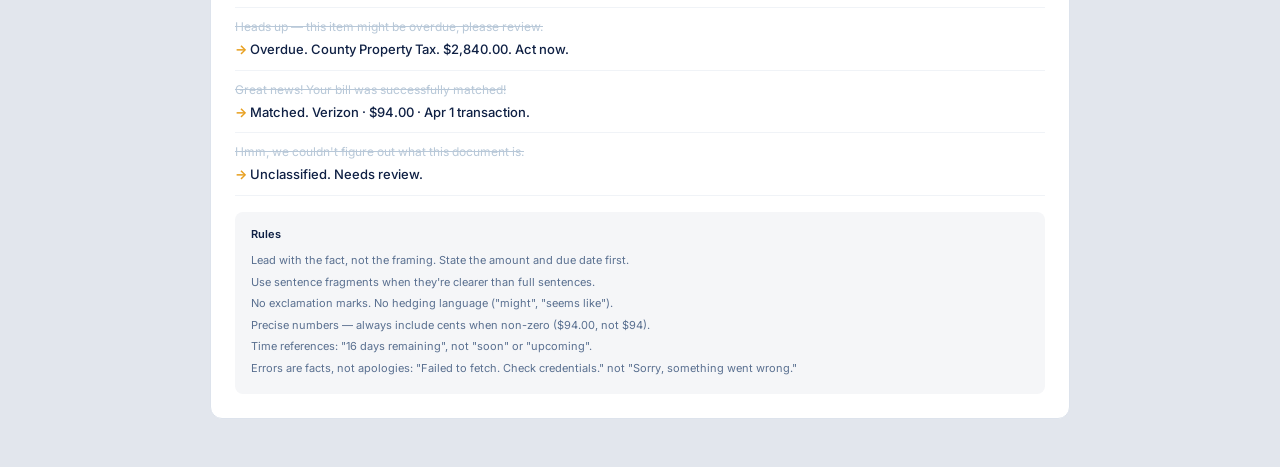
<file: postmule/web/templates/brand_reference.html>
<!DOCTYPE html>
<html lang="en">
<head>
  <meta charset="UTF-8">
  <meta name="viewport" content="width=device-width, initial-scale=1.0">
  <title>PostMule — Brand Reference</title>
  <link rel="preconnect" href="https://fonts.googleapis.com">
  <link rel="preconnect" href="https://fonts.gstatic.com" crossorigin>
  <link href="https://fonts.googleapis.com/css2?family=Inter:wght@400;500;600;700&display=swap" rel="stylesheet">
  <style>
    *, *::before, *::after { box-sizing: border-box; margin: 0; padding: 0; }

    body {
      font-family: 'Inter', system-ui, -apple-system, sans-serif;
      background: #E2E6ED;
      padding: 48px 24px;
      color: #0F2044;
      line-height: 1.5;
    }

    .page { max-width: 860px; margin: 0 auto; display: flex; flex-direction: column; gap: 20px; }

    /* ── Section shell ── */
    .section { background: #fff; border-radius: 12px; border: 1px solid #DDE3EC; overflow: hidden; }
    .section-hdr { padding: 12px 24px; border-bottom: 1px solid #DDE3EC; background: #F5F6F8; }
    .section-title { font-size: 10px; font-weight: 600; letter-spacing: 2px; color: #7A90A8; text-transform: uppercase; }
    .section-body { padding: 24px; }
    .two-col { display: grid; grid-template-columns: 1fr 1fr; gap: 12px; }
    .three-col { display: grid; grid-template-columns: 1fr 1fr 1fr; gap: 12px; }
    .rule { height: 1px; background: #DDE3EC; margin: 20px 0; }
    .meta-card { background: #F5F6F8; border-radius: 8px; padding: 14px 16px; }
    .meta-title { font-size: 11px; font-weight: 600; color: #0F2044; margin-bottom: 8px; }
    .meta-item { font-size: 11px; color: #5A7090; padding: 2px 0; line-height: 1.6; }
    code { font-family: 'Courier New', monospace; }

    /* ── Brand hero ── */
    .brand-hero { background: #0F2044; border-radius: 12px; padding: 40px 48px; display: flex; align-items: center; gap: 28px; }
    .brand-wordmark { font-size: 38px; font-weight: 700; letter-spacing: -0.5px; color: #fff; line-height: 1; }
    .brand-wordmark span { color: #E8A020; }
    .brand-tagline { font-size: 11px; font-weight: 500; letter-spacing: 2.5px; color: #5A7CA4; text-transform: uppercase; margin-top: 7px; }

    /* ── Color swatches ── */
    .swatch-row { display: flex; gap: 8px; }
    .swatch { flex: 1; border-radius: 8px; overflow: hidden; border: 1px solid rgba(0,0,0,0.06); }
    .swatch-color { height: 56px; }
    .swatch-info { padding: 8px 10px; background: #fff; }
    .swatch-name { font-size: 11px; font-weight: 600; color: #0F2044; }
    .swatch-hex { font-size: 10px; color: #8A9BB0; display: block; margin-top: 2px; font-family: 'Courier New', monospace; }
    .swatch-role { font-size: 10px; color: #A0B4C8; margin-top: 1px; }

    .sem-grid { display: grid; grid-template-columns: repeat(4, 1fr); gap: 8px; }
    .text-swatch { display: flex; align-items: center; gap: 10px; padding: 8px 12px; background: #F5F6F8; border-radius: 6px; margin-bottom: 6px; }
    .text-dot { width: 12px; height: 12px; border-radius: 3px; flex-shrink: 0; }
    .text-info { flex: 1; }
    .text-name { font-size: 11px; font-weight: 600; color: #0F2044; }
    .text-hex { font-size: 10px; color: #8A9BB0; font-family: 'Courier New', monospace; }
    .text-role { font-size: 10px; color: #A0B4C8; }

    /* ── Typography ── */
    .font-callout { background: #0F2044; border-radius: 8px; padding: 16px 20px; display: flex; align-items: baseline; gap: 16px; margin-bottom: 20px; }
    .font-name { font-size: 22px; font-weight: 700; color: #fff; letter-spacing: -0.3px; }
    .font-meta { font-size: 12px; color: #5A7CA4; }
    .font-weights { display: flex; gap: 6px; margin-top: 6px; }
    .font-w { background: rgba(255,255,255,0.08); border-radius: 4px; padding: 3px 9px; font-size: 11px; color: #7A9CC4; }

    .type-row { display: flex; align-items: baseline; gap: 16px; padding: 10px 14px; border-radius: 6px; border: 1px solid #F0F3F7; margin-bottom: 6px; }
    .type-meta { min-width: 150px; flex-shrink: 0; }
    .type-label { font-size: 10px; font-weight: 600; color: #7A90A8; letter-spacing: 1px; text-transform: uppercase; }
    .type-spec { font-size: 10px; color: #B0C0D4; margin-top: 2px; font-family: 'Courier New', monospace; }

    /* ── Spacing ── */
    .space-row { display: flex; align-items: center; gap: 14px; margin-bottom: 8px; }
    .space-bar-wrap { flex: 1; }
    .space-bar { background: linear-gradient(90deg, #7A9CC4, #5A7CA4); border-radius: 3px; height: 10px; }
    .space-info { min-width: 100px; }
    .space-token { font-size: 11px; font-weight: 600; color: #0F2044; font-family: 'Courier New', monospace; }
    .space-px { font-size: 10px; color: #8A9BB0; }

    /* ── Border radius ── */
    .radius-row { display: flex; gap: 16px; }
    .radius-item { display: flex; flex-direction: column; align-items: center; gap: 8px; flex: 1; }
    .radius-box { width: 52px; height: 52px; background: #7A9CC4; }
    .radius-token { font-size: 11px; font-weight: 600; color: #0F2044; font-family: 'Courier New', monospace; }
    .radius-use { font-size: 10px; color: #8A9BB0; text-align: center; }

    /* ── Elevation ── */
    .elev-row { display: flex; gap: 16px; }
    .elev-item { flex: 1; }
    .elev-box { background: #fff; height: 64px; border-radius: 8px; margin-bottom: 10px; }
    .elev-token { font-size: 11px; font-weight: 600; color: #0F2044; font-family: 'Courier New', monospace; }
    .elev-use { font-size: 10px; color: #8A9BB0; margin-top: 2px; }
    .elev-value { font-size: 10px; color: #B0C0D4; font-family: 'Courier New', monospace; margin-top: 4px; line-height: 1.6; }

    /* ── Buttons ── */
    .btn-section { margin-bottom: 20px; }
    .btn-row { display: flex; gap: 10px; flex-wrap: wrap; align-items: center; margin-bottom: 8px; }
    .variant-label { font-size: 10px; font-weight: 600; color: #7A90A8; letter-spacing: 1px; text-transform: uppercase; margin-bottom: 8px; }

    .btn {
      display: inline-flex; align-items: center; justify-content: center; gap: 6px;
      font-family: 'Inter', sans-serif; font-weight: 600; border-radius: 6px;
      cursor: pointer; border: none; outline: none; text-decoration: none;
      transition: background 150ms ease, border-color 150ms ease, color 150ms ease, box-shadow 150ms ease;
    }
    .btn-sm  { font-size: 12px; padding: 5px 12px; }
    .btn-md  { font-size: 13px; padding: 8px 16px; }
    .btn-lg  { font-size: 14px; padding: 11px 24px; }

    .btn-primary  { background: #0F2044; color: #fff; }
    .btn-primary:hover  { background: #1A3060; }
    .btn-primary:active { background: #0A1830; }

    .btn-secondary { background: #fff; color: #0F2044; border: 1.5px solid #DDE3EC; }
    .btn-secondary:hover  { border-color: #7A9CC4; }
    .btn-secondary:active { background: #F5F6F8; }

    .btn-danger  { background: #C62828; color: #fff; }
    .btn-danger:hover  { background: #A81E1E; }
    .btn-danger:active { background: #8C1818; }

    .btn-ghost { background: transparent; color: #5A7090; padding-left: 8px; padding-right: 8px; font-size: 13px; }
    .btn-ghost:hover { background: #F5F6F8; color: #0F2044; }

    .btn:disabled { opacity: 0.38; cursor: not-allowed; pointer-events: none; }
    .btn:focus-visible { box-shadow: 0 0 0 3px rgba(122,156,196,0.45); }

    .state-table { width: 100%; border-collapse: collapse; font-size: 11px; margin-top: 12px; }
    .state-table th { text-align: left; font-size: 10px; font-weight: 600; color: #7A90A8; letter-spacing: 1px; text-transform: uppercase; padding: 6px 10px; border-bottom: 1px solid #DDE3EC; }
    .state-table td { padding: 7px 10px; border-bottom: 1px solid #F0F3F7; color: #5A7090; font-family: 'Courier New', monospace; font-size: 11px; }
    .state-table tr:last-child td { border-bottom: none; }

    /* ── Forms ── */
    .input-group { margin-bottom: 14px; }
    .input-label { font-size: 11px; font-weight: 600; color: #0F2044; margin-bottom: 5px; display: block; }
    .input {
      width: 100%; font-family: 'Inter', sans-serif; font-size: 13px; color: #0F2044;
      background: #fff; border: 1.5px solid #DDE3EC; border-radius: 6px;
      padding: 8px 12px; outline: none;
      transition: border-color 150ms ease, box-shadow 150ms ease;
    }
    .input:hover { border-color: #B0C4D8; }
    .input:focus { border-color: #7A9CC4; box-shadow: 0 0 0 3px rgba(122,156,196,0.2); }
    .input::placeholder { color: #B8C8D8; }
    .input-error { border-color: #C62828 !important; }
    .input-error:focus { box-shadow: 0 0 0 3px rgba(198,40,40,0.15) !important; }
    .helper { font-size: 11px; color: #8A9BB0; margin-top: 4px; }
    .helper-error { color: #C62828; }

    /* ── Mail cards ── */
    .card { background: #fff; border-radius: 8px; border: 1px solid #DDE3EC; overflow: hidden; margin-bottom: 8px; display: flex; }
    .card-bar { width: 3px; flex-shrink: 0; }
    .card-body { padding: 12px 14px; flex: 1; }
    .card-row { display: flex; justify-content: space-between; align-items: flex-start; }
    .card-sender { font-size: 13px; font-weight: 600; color: #0F2044; }
    .card-sender-read { font-size: 13px; font-weight: 400; color: #8A9BB0; }
    .card-date { font-size: 11px; color: #B8C8D8; }
    .card-subject { font-size: 12px; color: #5A7090; margin-top: 3px; }

    /* ── Badges ── */
    .badge { display: inline-flex; align-items: center; font-size: 10px; font-weight: 600; letter-spacing: 0.8px; padding: 3px 9px; border-radius: 4px; border: 1px solid; }
    .badge-row { display: flex; gap: 8px; flex-wrap: wrap; margin-top: 6px; }

    /* ── Toast ── */
    .toast { background: #0F2044; color: #fff; border-radius: 8px; padding: 12px 16px; font-size: 13px; display: flex; align-items: center; gap: 10px; }
    .toast-dot { width: 7px; height: 7px; border-radius: 50%; background: #E8A020; flex-shrink: 0; }

    /* ── Logo spec ── */
    .logo-grid { display: grid; grid-template-columns: 1fr 1fr; gap: 16px; }
    .logo-demo { border-radius: 8px; padding: 24px; display: flex; align-items: center; justify-content: center; gap: 16px; }
    .logo-caption { font-size: 11px; color: #8A9BB0; text-align: center; margin-top: 8px; }
    .dont-grid { display: grid; grid-template-columns: repeat(3, 1fr); gap: 12px; margin-top: 16px; }
    .dont-item { text-align: center; }
    .dont-box { background: #F5F6F8; border-radius: 8px; padding: 16px; display: flex; align-items: center; justify-content: center; height: 80px; position: relative; border: 1px dashed #DDE3EC; }
    .dont-box::after { content: '✕'; position: absolute; top: 6px; right: 8px; color: #C62828; font-size: 10px; font-weight: 700; }
    .dont-label { font-size: 10px; color: #C62828; font-weight: 600; letter-spacing: 0.3px; margin-top: 6px; }

    /* ── Motion ── */
    .motion-row { display: flex; align-items: center; gap: 16px; padding: 10px 14px; border-radius: 6px; border: 1px solid #F0F3F7; margin-bottom: 6px; }
    .motion-meta { min-width: 150px; }
    .motion-label { font-size: 10px; font-weight: 600; color: #7A90A8; letter-spacing: 1px; text-transform: uppercase; }
    .motion-value { font-size: 10px; color: #B0C0D4; font-family: 'Courier New', monospace; margin-top: 2px; }
    .motion-desc { font-size: 12px; color: #5A7090; }

    /* ── Voice ── */
    .voice-pair { padding: 10px 0; border-bottom: 1px solid #F0F3F7; }
    .voice-pair:last-child { border-bottom: none; }
    .voice-bad { font-size: 12px; color: #B8C8D8; text-decoration: line-through; }
    .voice-good { font-size: 13px; font-weight: 500; color: #0F2044; margin-top: 4px; }
    .voice-good::before { content: '→ '; color: #E8A020; font-weight: 700; }
    .personality-row { display: flex; gap: 8px; flex-wrap: wrap; }
    .pers-tag { background: #0F2044; color: #fff; font-size: 11px; font-weight: 500; padding: 4px 12px; border-radius: 4px; }

    /* ── Icons note ── */
    .icon-note { background: #F5F6F8; border-radius: 8px; padding: 14px 16px; font-size: 12px; color: #5A7090; line-height: 1.6; }
  </style>
</head>
<body>
<div class="page">

  <!-- ═══════════════════════════════════════════
       BRAND HERO
  ════════════════════════════════════════════ -->
  <div class="brand-hero">
    <img src="../../../docs/logo_face.png" alt="PostMule mascot" style="height:72px;width:auto;object-fit:contain;border-radius:8px;">
    <div>
      <div class="brand-wordmark">Post<span>Mule</span></div>
      <div class="brand-tagline">Smart mail management</div>
    </div>
  </div>

  <!-- ═══════════════════════════════════════════
       COLOR SYSTEM
  ════════════════════════════════════════════ -->
  <div class="section">
    <div class="section-hdr"><span class="section-title">Color system</span></div>
    <div class="section-body">

      <div class="meta-title" style="margin-bottom:12px;">Primary palette</div>
      <div class="swatch-row">
        <div class="swatch">
          <div class="swatch-color" style="background:#0F2044;"></div>
          <div class="swatch-info">
            <div class="swatch-name">Navy Seal</div>
            <code class="swatch-hex">#0F2044</code>
            <div class="swatch-role">Brand primary</div>
          </div>
        </div>
        <div class="swatch">
          <div class="swatch-color" style="background:#E8A020;"></div>
          <div class="swatch-info">
            <div class="swatch-name">Brass</div>
            <code class="swatch-hex">#E8A020</code>
            <div class="swatch-role">Accent / highlight</div>
          </div>
        </div>
        <div class="swatch">
          <div class="swatch-color" style="background:#7A9CC4;"></div>
          <div class="swatch-info">
            <div class="swatch-name">Steel Blue</div>
            <code class="swatch-hex">#7A9CC4</code>
            <div class="swatch-role">Secondary / muted UI</div>
          </div>
        </div>
        <div class="swatch">
          <div class="swatch-color" style="background:#F5F6F8;"></div>
          <div class="swatch-info">
            <div class="swatch-name">Linen</div>
            <code class="swatch-hex">#F5F6F8</code>
            <div class="swatch-role">Page background</div>
          </div>
        </div>
        <div class="swatch">
          <div class="swatch-color" style="background:#DDE3EC;"></div>
          <div class="swatch-info">
            <div class="swatch-name">Smoke</div>
            <code class="swatch-hex">#DDE3EC</code>
            <div class="swatch-role">Borders / dividers</div>
          </div>
        </div>
      </div>

      <div class="rule"></div>

      <div class="meta-title" style="margin-bottom:12px;">Semantic colors</div>
      <div class="sem-grid">
        <div class="swatch">
          <div class="swatch-color" style="background:#E8A020;"></div>
          <div class="swatch-info">
            <div class="swatch-name">Bill</div>
            <code class="swatch-hex">fg #7A4C08</code>
            <code class="swatch-hex">bg #FDF3E0</code>
            <code class="swatch-hex">bd #E8A020</code>
          </div>
        </div>
        <div class="swatch">
          <div class="swatch-color" style="background:#C62828;"></div>
          <div class="swatch-info">
            <div class="swatch-name">Overdue / Urgent</div>
            <code class="swatch-hex">fg #8A1010</code>
            <code class="swatch-hex">bg #FEECEC</code>
            <code class="swatch-hex">bd #FFCDD2</code>
          </div>
        </div>
        <div class="swatch">
          <div class="swatch-color" style="background:#2E7D32;"></div>
          <div class="swatch-info">
            <div class="swatch-name">OK / Delivered</div>
            <code class="swatch-hex">fg #1B5E20</code>
            <code class="swatch-hex">bg #E8F5E9</code>
            <code class="swatch-hex">bd #A5D6A7</code>
          </div>
        </div>
        <div class="swatch">
          <div class="swatch-color" style="background:#2C4A6E;"></div>
          <div class="swatch-info">
            <div class="swatch-name">Notice</div>
            <code class="swatch-hex">fg #2C4A6E</code>
            <code class="swatch-hex">bg #EEF3F9</code>
            <code class="swatch-hex">bd #C0D0E4</code>
          </div>
        </div>
      </div>

      <div class="rule"></div>

      <div class="meta-title" style="margin-bottom:12px;">Text colors</div>
      <div class="two-col">
        <div>
          <div class="text-swatch"><div class="text-dot" style="background:#0F2044;"></div><div class="text-info"><div class="text-name">Primary</div><code class="text-hex">#0F2044</code><div class="text-role">Headings, sender names, labels</div></div></div>
          <div class="text-swatch"><div class="text-dot" style="background:#5A7090;"></div><div class="text-info"><div class="text-name">Secondary</div><code class="text-hex">#5A7090</code><div class="text-role">Body text, descriptions</div></div></div>
          <div class="text-swatch"><div class="text-dot" style="background:#8A9BB0;"></div><div class="text-info"><div class="text-name">Muted</div><code class="text-hex">#8A9BB0</code><div class="text-role">Read/inactive items</div></div></div>
        </div>
        <div>
          <div class="text-swatch"><div class="text-dot" style="background:#B8C8D8;"></div><div class="text-info"><div class="text-name">Placeholder</div><code class="text-hex">#B8C8D8</code><div class="text-role">Dates, metadata, input placeholders</div></div></div>
          <div class="text-swatch"><div class="text-dot" style="background:#7A90A8;"></div><div class="text-info"><div class="text-name">Section label</div><code class="text-hex">#7A90A8</code><div class="text-role">All-caps section headers</div></div></div>
          <div class="text-swatch"><div class="text-dot" style="background:#5A7CA4;"></div><div class="text-info"><div class="text-name">On-dark muted</div><code class="text-hex">#5A7CA4</code><div class="text-role">Secondary text on navy background</div></div></div>
        </div>
      </div>

      <div class="rule"></div>

      <div class="two-col">
        <div class="meta-card">
          <div class="meta-title">Surface system</div>
          <div class="meta-item">Page background — <code>#F5F6F8</code> Linen</div>
          <div class="meta-item">Cards — <code>#FFFFFF</code> white</div>
          <div class="meta-item">Subsection panels — <code>#F5F6F8</code> Linen</div>
          <div class="meta-item">Nav / header — <code>#0F2044</code> Navy Seal</div>
          <div class="meta-item">CTA buttons — <code>#0F2044</code> Navy Seal</div>
          <div class="meta-item">Accent / badges — <code>#E8A020</code> Brass</div>
        </div>
        <div class="meta-card">
          <div class="meta-title">Do not invent colors</div>
          <div class="meta-item">Never use default Tailwind palette (indigo, blue, etc.).</div>
          <div class="meta-item">All colors must derive from this system.</div>
          <div class="meta-item">Tints/shades allowed at 10–20% opacity over white or navy.</div>
          <div class="meta-item">No gradients on text — flat fills only.</div>
        </div>
      </div>

    </div>
  </div>

  <!-- ═══════════════════════════════════════════
       TYPOGRAPHY
  ════════════════════════════════════════════ -->
  <div class="section">
    <div class="section-hdr"><span class="section-title">Typography</span></div>
    <div class="section-body">

      <div class="font-callout">
        <div>
          <div class="font-name">Inter</div>
          <div class="font-weights">
            <span class="font-w">400 Regular</span>
            <span class="font-w">500 Medium</span>
            <span class="font-w">600 SemiBold</span>
            <span class="font-w">700 Bold</span>
          </div>
        </div>
        <div style="color:#4A6A8A;font-size:12px;line-height:1.7;max-width:400px;">
          Google Fonts: <code style="color:#7A9CC4;">Inter:wght@400;500;600;700</code><br>
          Fallback: <code style="color:#7A9CC4;">system-ui, -apple-system, sans-serif</code><br>
          Use 400 for body, 500 for medium emphasis, 600 for headings and labels, 700 for page titles only.
        </div>
      </div>

      <div class="type-row">
        <div class="type-meta">
          <div class="type-label">Page title</div>
          <code class="type-spec">28px / 700 / -0.5px / lh 1.2</code>
        </div>
        <span style="font-size:28px;font-weight:700;color:#0F2044;letter-spacing:-0.5px;line-height:1.2;">Your mail, handled.</span>
      </div>
      <div class="type-row">
        <div class="type-meta">
          <div class="type-label">Section heading</div>
          <code class="type-spec">20px / 600 / -0.3px / lh 1.3</code>
        </div>
        <span style="font-size:20px;font-weight:600;color:#0F2044;letter-spacing:-0.3px;line-height:1.3;">Mail inbox</span>
      </div>
      <div class="type-row">
        <div class="type-meta">
          <div class="type-label">Card title</div>
          <code class="type-spec">13px / 600 / 0 / lh 1.4</code>
        </div>
        <span style="font-size:13px;font-weight:600;color:#0F2044;">Verizon Wireless</span>
      </div>
      <div class="type-row">
        <div class="type-meta">
          <div class="type-label">Body</div>
          <code class="type-spec">13px / 400 / 0 / lh 1.6</code>
        </div>
        <span style="font-size:13px;color:#5A7090;line-height:1.6;">Account statement — balance due $94.00</span>
      </div>
      <div class="type-row">
        <div class="type-meta">
          <div class="type-label">Small / metadata</div>
          <code class="type-spec">12px / 400 / 0 / lh 1.5</code>
        </div>
        <span style="font-size:12px;color:#5A7090;">Subject line, secondary descriptions</span>
      </div>
      <div class="type-row">
        <div class="type-meta">
          <div class="type-label">Label / date</div>
          <code class="type-spec">11px / 500 / 0 / lh 1.4</code>
        </div>
        <span style="font-size:11px;font-weight:500;color:#8A9BB0;">Mar 20</span>
      </div>
      <div class="type-row">
        <div class="type-meta">
          <div class="type-label">Section caption</div>
          <code class="type-spec">10px / 600 / 2px / lh 1.4 / UPPERCASE</code>
        </div>
        <span style="font-size:10px;font-weight:600;letter-spacing:2px;color:#7A90A8;text-transform:uppercase;">Color palette</span>
      </div>
      <div class="type-row">
        <div class="type-meta">
          <div class="type-label">Badge / chip</div>
          <code class="type-spec">10px / 600 / 0.8px / UPPERCASE</code>
        </div>
        <span style="font-size:10px;font-weight:600;letter-spacing:0.8px;background:#FDF3E0;color:#7A4C08;padding:3px 9px;border-radius:4px;border:1px solid #E8A020;">BILL · APR 5</span>
      </div>

    </div>
  </div>

  <!-- ═══════════════════════════════════════════
       SPACING
  ════════════════════════════════════════════ -->
  <div class="section">
    <div class="section-hdr"><span class="section-title">Spacing system</span></div>
    <div class="section-body">

      <p style="font-size:12px;color:#5A7090;margin-bottom:16px;line-height:1.6;">Base unit is 4px. All spacing values are multiples of 4. Use these tokens — do not use arbitrary values.</p>

      <div class="space-row"><div class="space-info"><code class="space-token">space-1</code><div class="space-px">4px</div></div><div class="space-bar-wrap"><div class="space-bar" style="width:4px;"></div></div><div style="font-size:11px;color:#8A9BB0;">Icon padding, tight gaps</div></div>
      <div class="space-row"><div class="space-info"><code class="space-token">space-2</code><div class="space-px">8px</div></div><div class="space-bar-wrap"><div class="space-bar" style="width:8px;"></div></div><div style="font-size:11px;color:#8A9BB0;">Badge padding, chip spacing</div></div>
      <div class="space-row"><div class="space-info"><code class="space-token">space-3</code><div class="space-px">12px</div></div><div class="space-bar-wrap"><div class="space-bar" style="width:12px;"></div></div><div style="font-size:11px;color:#8A9BB0;">Card inner padding (sm)</div></div>
      <div class="space-row"><div class="space-info"><code class="space-token">space-4</code><div class="space-px">16px</div></div><div class="space-bar-wrap"><div class="space-bar" style="width:16px;"></div></div><div style="font-size:11px;color:#8A9BB0;">Button padding, toast padding</div></div>
      <div class="space-row"><div class="space-info"><code class="space-token">space-5</code><div class="space-px">20px</div></div><div class="space-bar-wrap"><div class="space-bar" style="width:20px;"></div></div><div style="font-size:11px;color:#8A9BB0;">Section sub-gaps</div></div>
      <div class="space-row"><div class="space-info"><code class="space-token">space-6</code><div class="space-px">24px</div></div><div class="space-bar-wrap"><div class="space-bar" style="width:24px;"></div></div><div style="font-size:11px;color:#8A9BB0;">Section body padding</div></div>
      <div class="space-row"><div class="space-info"><code class="space-token">space-7</code><div class="space-px">28px</div></div><div class="space-bar-wrap"><div class="space-bar" style="width:28px;"></div></div><div style="font-size:11px;color:#8A9BB0;">Header vertical padding</div></div>
      <div class="space-row"><div class="space-info"><code class="space-token">space-8</code><div class="space-px">32px</div></div><div class="space-bar-wrap"><div class="space-bar" style="width:32px;"></div></div><div style="font-size:11px;color:#8A9BB0;">Header horizontal padding</div></div>
      <div class="space-row"><div class="space-info"><code class="space-token">space-10</code><div class="space-px">40px</div></div><div class="space-bar-wrap"><div class="space-bar" style="width:40px;"></div></div><div style="font-size:11px;color:#8A9BB0;">Page hero padding</div></div>
      <div class="space-row"><div class="space-info"><code class="space-token">space-12</code><div class="space-px">48px</div></div><div class="space-bar-wrap"><div class="space-bar" style="width:48px;"></div></div><div style="font-size:11px;color:#8A9BB0;">Page outer padding</div></div>

    </div>
  </div>

  <!-- ═══════════════════════════════════════════
       BORDER RADIUS + ELEVATION
  ════════════════════════════════════════════ -->
  <div class="two-col" style="gap:20px;">

    <div class="section">
      <div class="section-hdr"><span class="section-title">Border radius</span></div>
      <div class="section-body">
        <div class="radius-row">
          <div class="radius-item"><div class="radius-box" style="border-radius:4px;"></div><code class="radius-token">r-sm · 4px</code><div class="radius-use">Badges, chips</div></div>
          <div class="radius-item"><div class="radius-box" style="border-radius:6px;"></div><code class="radius-token">r-md · 6px</code><div class="radius-use">Inputs, buttons</div></div>
          <div class="radius-item"><div class="radius-box" style="border-radius:8px;"></div><code class="radius-token">r-lg · 8px</code><div class="radius-use">Cards, toasts</div></div>
          <div class="radius-item"><div class="radius-box" style="border-radius:12px;"></div><code class="radius-token">r-xl · 12px</code><div class="radius-use">Sections, panels</div></div>
          <div class="radius-item"><div class="radius-box" style="border-radius:16px;"></div><code class="radius-token">r-2xl · 16px</code><div class="radius-use">Page wrapper</div></div>
        </div>
      </div>
    </div>

    <div class="section">
      <div class="section-hdr"><span class="section-title">Elevation</span></div>
      <div class="section-body">
        <div class="elev-row">
          <div class="elev-item">
            <div class="elev-box" style="border:1px solid #DDE3EC;"></div>
            <div class="elev-token">flat</div>
            <div class="elev-use">Default cards</div>
            <code class="elev-value">border: 1px solid #DDE3EC</code>
          </div>
          <div class="elev-item">
            <div class="elev-box" style="box-shadow:0 1px 4px rgba(15,32,68,0.08),0 1px 2px rgba(15,32,68,0.05);"></div>
            <div class="elev-token">raised</div>
            <div class="elev-use">Hover / active card</div>
            <code class="elev-value">0 1px 4px rgba(15,32,68,.08)<br>0 1px 2px rgba(15,32,68,.05)</code>
          </div>
          <div class="elev-item">
            <div class="elev-box" style="box-shadow:0 4px 16px rgba(15,32,68,0.13),0 2px 6px rgba(15,32,68,0.08);"></div>
            <div class="elev-token">floating</div>
            <div class="elev-use">Dropdowns, modals</div>
            <code class="elev-value">0 4px 16px rgba(15,32,68,.13)<br>0 2px 6px rgba(15,32,68,.08)</code>
          </div>
        </div>
      </div>
    </div>

  </div>

  <!-- ═══════════════════════════════════════════
       BUTTONS
  ════════════════════════════════════════════ -->
  <div class="section">
    <div class="section-hdr"><span class="section-title">Buttons</span></div>
    <div class="section-body">

      <div class="btn-section">
        <div class="variant-label">Variants</div>
        <div class="btn-row">
          <button class="btn btn-primary btn-md">Primary</button>
          <button class="btn btn-secondary btn-md">Secondary</button>
          <button class="btn btn-danger btn-md">Danger</button>
          <button class="btn btn-ghost btn-md">Ghost</button>
        </div>
      </div>

      <div class="btn-section">
        <div class="variant-label">Sizes</div>
        <div class="btn-row">
          <button class="btn btn-primary btn-sm">Small</button>
          <button class="btn btn-primary btn-md">Medium</button>
          <button class="btn btn-primary btn-lg">Large</button>
        </div>
      </div>

      <div class="btn-section">
        <div class="variant-label">Disabled state</div>
        <div class="btn-row">
          <button class="btn btn-primary btn-md" disabled>Primary</button>
          <button class="btn btn-secondary btn-md" disabled>Secondary</button>
          <button class="btn btn-danger btn-md" disabled>Danger</button>
        </div>
      </div>

      <table class="state-table">
        <thead>
          <tr>
            <th>Variant</th>
            <th>Default</th>
            <th>Hover</th>
            <th>Active</th>
            <th>Disabled</th>
            <th>Focus ring</th>
          </tr>
        </thead>
        <tbody>
          <tr>
            <td>Primary</td>
            <td>bg #0F2044</td>
            <td>bg #1A3060</td>
            <td>bg #0A1830</td>
            <td>opacity 0.38</td>
            <td>rgba(122,156,196,.45) 3px</td>
          </tr>
          <tr>
            <td>Secondary</td>
            <td>bg #fff, bd #DDE3EC</td>
            <td>bd #7A9CC4</td>
            <td>bg #F5F6F8</td>
            <td>opacity 0.38</td>
            <td>rgba(122,156,196,.45) 3px</td>
          </tr>
          <tr>
            <td>Danger</td>
            <td>bg #C62828</td>
            <td>bg #A81E1E</td>
            <td>bg #8C1818</td>
            <td>opacity 0.38</td>
            <td>rgba(198,40,40,.25) 3px</td>
          </tr>
          <tr>
            <td>Ghost</td>
            <td>transparent</td>
            <td>bg #F5F6F8</td>
            <td>bg #EEF3F9</td>
            <td>opacity 0.38</td>
            <td>rgba(122,156,196,.45) 3px</td>
          </tr>
        </tbody>
      </table>

      <p style="font-size:11px;color:#8A9BB0;margin-top:12px;">Transition: <code>background 150ms ease, border-color 150ms ease, box-shadow 150ms ease</code>. Never use <code>transition: all</code>.</p>

    </div>
  </div>

  <!-- ═══════════════════════════════════════════
       FORM ELEMENTS
  ════════════════════════════════════════════ -->
  <div class="section">
    <div class="section-hdr"><span class="section-title">Form elements</span></div>
    <div class="section-body">
      <div class="two-col">
        <div>
          <div class="input-group">
            <label class="input-label">Default</label>
            <input class="input" type="text" placeholder="e.g. Verizon Wireless">
          </div>
          <div class="input-group">
            <label class="input-label">Focused <span style="font-size:10px;font-weight:400;color:#8A9BB0;">(click to see)</span></label>
            <input class="input" type="text" value="AT&amp;T" autofocus>
          </div>
          <div class="input-group">
            <label class="input-label">Error state</label>
            <input class="input input-error" type="text" value="invalid@">
            <div class="helper helper-error">Enter a valid email address.</div>
          </div>
          <div class="input-group">
            <label class="input-label">Disabled</label>
            <input class="input" type="text" value="Read only value" disabled style="opacity:0.5;cursor:not-allowed;">
          </div>
        </div>
        <div class="meta-card" style="align-self:start;">
          <div class="meta-title">Input spec</div>
          <div class="meta-item">Font: Inter 13px / 400</div>
          <div class="meta-item">Padding: 8px 12px</div>
          <div class="meta-item">Border: 1.5px solid #DDE3EC</div>
          <div class="meta-item">Radius: r-md (6px)</div>
          <div class="meta-item">Focus border: #7A9CC4</div>
          <div class="meta-item">Focus ring: 3px rgba(122,156,196,.2)</div>
          <div class="meta-item">Error border: #C62828</div>
          <div class="meta-item">Placeholder: #B8C8D8</div>
          <div class="meta-item">Label: 11px / 600 / #0F2044</div>
          <div class="meta-item">Helper: 11px / 400 / #8A9BB0</div>
        </div>
      </div>
    </div>
  </div>

  <!-- ═══════════════════════════════════════════
       COMPONENTS
  ════════════════════════════════════════════ -->
  <div class="section">
    <div class="section-hdr"><span class="section-title">Components</span></div>
    <div class="section-body">

      <div class="meta-title" style="margin-bottom:12px;">Mail item cards</div>

      <div class="card">
        <div class="card-bar" style="background:#E8A020;"></div>
        <div class="card-body">
          <div class="card-row">
            <div class="card-sender">Verizon Wireless</div>
            <div class="card-date">Mar 20</div>
          </div>
          <div class="card-subject">Account statement — balance due $94.00</div>
          <div class="badge-row">
            <span class="badge" style="background:#FDF3E0;color:#7A4C08;border-color:#E8A020;">BILL · APR 5</span>
          </div>
        </div>
      </div>

      <div class="card">
        <div class="card-bar" style="background:#C62828;"></div>
        <div class="card-body">
          <div class="card-row">
            <div class="card-sender">County Property Tax</div>
            <div class="card-date">Mar 8</div>
          </div>
          <div class="card-subject">Final notice — $2,840.00 overdue</div>
          <div class="badge-row">
            <span class="badge" style="background:#FEECEC;color:#8A1010;border-color:#FFCDD2;">OVERDUE</span>
          </div>
        </div>
      </div>

      <div class="card">
        <div class="card-bar" style="background:#DDE3EC;"></div>
        <div class="card-body">
          <div class="card-row">
            <div class="card-sender card3-sender-read" style="font-size:13px;font-weight:400;color:#8A9BB0;">IRS</div>
            <div class="card-date">Mar 12</div>
          </div>
          <div class="card-subject">Tax refund status update notice</div>
          <div class="badge-row">
            <span class="badge" style="background:#EEF3F9;color:#2C4A6E;border-color:#C0D0E4;">NOTICE</span>
          </div>
        </div>
      </div>

      <div class="rule"></div>

      <div class="meta-title" style="margin-bottom:12px;">All badge variants</div>
      <div class="badge-row">
        <span class="badge" style="background:#FDF3E0;color:#7A4C08;border-color:#E8A020;">BILL</span>
        <span class="badge" style="background:#FEECEC;color:#8A1010;border-color:#FFCDD2;">OVERDUE</span>
        <span class="badge" style="background:#E8F5E9;color:#1B5E20;border-color:#A5D6A7;">PAID</span>
        <span class="badge" style="background:#EEF3F9;color:#2C4A6E;border-color:#C0D0E4;">NOTICE</span>
        <span class="badge" style="background:#F5F6F8;color:#5A7090;border-color:#DDE3EC;">PERSONAL</span>
        <span class="badge" style="background:#0F2044;color:#fff;border-color:#0F2044;">FORWARD TO ME</span>
      </div>

      <div class="rule"></div>

      <div class="meta-title" style="margin-bottom:12px;">Notification toast</div>
      <div class="toast">
        <div class="toast-dot"></div>
        Verizon bill arrived. $94.00 due Apr 5 — 16 days remaining.
      </div>

    </div>
  </div>

  <!-- ═══════════════════════════════════════════
       LOGO SPECIFICATION
  ════════════════════════════════════════════ -->
  <div class="section">
    <div class="section-hdr"><span class="section-title">Logo specification</span></div>
    <div class="section-body">

      <p style="font-size:13px;color:#556070;margin:0 0 20px;">Two variants: <strong>face crop</strong> for website nav, app header, and favicon; <strong>full body</strong> for letterhead, marketing, social media, and splash screens.</p>

      <div class="logo-grid" style="grid-template-columns:repeat(4,1fr);gap:16px;">
        <div>
          <div class="logo-demo" style="background:#0F2044;">
            <img src="../../../docs/logo_face.png" alt="PostMule face logo on dark" style="height:80px;width:auto;object-fit:contain;">
            <div>
              <div style="font-size:22px;font-weight:700;letter-spacing:-0.4px;color:#fff;line-height:1;">Post<span style="color:#E8A020;">Mule</span></div>
              <div style="font-size:10px;font-weight:500;letter-spacing:2.5px;color:#5A7CA4;text-transform:uppercase;margin-top:5px;">Smart mail management</div>
            </div>
          </div>
          <div class="logo-caption">Face — dark (nav/header)</div>
        </div>
        <div>
          <div class="logo-demo" style="background:#F5F6F8;border:1px solid #DDE3EC;">
            <img src="../../../docs/logo_face.png" alt="PostMule face logo on light" style="height:80px;width:auto;object-fit:contain;">
            <div>
              <div style="font-size:22px;font-weight:700;letter-spacing:-0.4px;color:#0F2044;line-height:1;">Post<span style="color:#E8A020;">Mule</span></div>
              <div style="font-size:10px;font-weight:500;letter-spacing:2.5px;color:#7A90A8;text-transform:uppercase;margin-top:5px;">Smart mail management</div>
            </div>
          </div>
          <div class="logo-caption">Face — light (nav/header)</div>
        </div>
        <div>
          <div class="logo-demo" style="background:#0F2044;">
            <img src="../../../docs/logo2.png" alt="PostMule full body logo on dark" style="height:120px;width:auto;object-fit:contain;">
          </div>
          <div class="logo-caption">Full body — dark (letterhead/social)</div>
        </div>
        <div>
          <div class="logo-demo" style="background:#F5F6F8;border:1px solid #DDE3EC;">
            <img src="../../../docs/logo2.png" alt="PostMule full body logo on light" style="height:120px;width:auto;object-fit:contain;">
          </div>
          <div class="logo-caption">Full body — light (letterhead/social)</div>
        </div>
      </div>

      <div class="rule"></div>

      <div class="two-col">
        <div class="meta-card">
          <div class="meta-title">Usage rules</div>
          <div class="meta-item">Minimum mark height: <strong>32px</strong></div>
          <div class="meta-item">Clear space: ½× mark height on all sides</div>
          <div class="meta-item">Dark bg — Steel Blue mark, white wordmark, Brass accent</div>
          <div class="meta-item">Light bg — Steel Blue mark, Navy wordmark, Brass accent</div>
          <div class="meta-item">Single color — Navy Seal only (print, emboss)</div>
          <div class="meta-item">Website/app nav — use <code>logo_face.png</code> (face crop)</div>
          <div class="meta-item">Favicon — use <code>logo_face.png</code>, export at 32×32 and 64×64px</div>
          <div class="meta-item">Letterhead/social/splash — use <code>logo2.png</code> (full body)</div>
          <div class="meta-item">Source files — <code>docs/logo_face.png</code> · <code>docs/logo2.png</code> (AI-generated, vectorize before print)</div>
        </div>
        <div class="meta-card">
          <div class="meta-title">Don'ts</div>
          <div class="meta-item">✕ Do not rotate or skew</div>
          <div class="meta-item">✕ Do not recolor outside the approved palette</div>
          <div class="meta-item">✕ Do not stretch or distort proportions</div>
          <div class="meta-item">✕ Do not place on busy or low-contrast backgrounds</div>
          <div class="meta-item">✕ Do not use the wordmark without the mark below min size</div>
          <div class="meta-item">✕ Do not add drop shadows or effects to the mark</div>
        </div>
      </div>

    </div>
  </div>

  <!-- ═══════════════════════════════════════════
       MOTION
  ════════════════════════════════════════════ -->
  <div class="section">
    <div class="section-hdr"><span class="section-title">Motion & animation</span></div>
    <div class="section-body">

      <div class="motion-row">
        <div class="motion-meta"><div class="motion-label">Micro</div><code class="motion-value">120ms ease</code></div>
        <div class="motion-desc">Button hover/active, badge color changes, border highlight</div>
      </div>
      <div class="motion-row">
        <div class="motion-meta"><div class="motion-label">Standard</div><code class="motion-value">200ms ease</code></div>
        <div class="motion-desc">Dropdown open, card expand, tab switch, input focus</div>
      </div>
      <div class="motion-row">
        <div class="motion-meta"><div class="motion-label">Enter / exit</div><code class="motion-value">250ms ease-out</code></div>
        <div class="motion-desc">Toast slide-in, modal appear, panel slide</div>
      </div>
      <div class="motion-row">
        <div class="motion-meta"><div class="motion-label">Easing</div><code class="motion-value">cubic-bezier(.2,0,0,1)</code></div>
        <div class="motion-desc">Default for all standard transitions (slight decelerate)</div>
      </div>

      <div class="meta-card" style="margin-top:16px;">
        <div class="meta-title">Rules</div>
        <div class="meta-item">Only animate <code>transform</code> and <code>opacity</code>. Never animate <code>height</code>, <code>width</code>, or layout properties.</div>
        <div class="meta-item">Never use <code>transition: all</code> — enumerate only the properties being changed.</div>
        <div class="meta-item">Respect <code>prefers-reduced-motion</code> — skip or shorten all transitions when set.</div>
        <div class="meta-item">No purely decorative animations. Every motion must serve a purpose (indicate state, guide attention, confirm action).</div>
      </div>

    </div>
  </div>

  <!-- ═══════════════════════════════════════════
       ICONS
  ════════════════════════════════════════════ -->
  <div class="section">
    <div class="section-hdr"><span class="section-title">Icons</span></div>
    <div class="section-body">
      <div class="icon-note">
        <strong style="color:#0F2044;">Icon set: Lucide</strong> — MIT licensed, consistent 24×24 viewport, 2px stroke, rounded caps.<br><br>
        CDN: <code>&lt;script src="https://unpkg.com/lucide@latest"&gt;&lt;/script&gt;</code><br><br>
        Always render icons at the same stroke weight. Do not mix icon sets. Size icons at 16px for inline/badge use, 20px for toolbar/action use. Color icons using the text color token of the surface they sit on — never use a one-off color for an icon alone.
      </div>
    </div>
  </div>

  <!-- ═══════════════════════════════════════════
       VOICE & PERSONALITY
  ════════════════════════════════════════════ -->
  <div class="section">
    <div class="section-hdr"><span class="section-title">Voice & personality</span></div>
    <div class="section-body">

      <div style="background:#0F2044;border-radius:8px;padding:16px 20px;margin-bottom:20px;">
        <div class="personality-row">
          <span class="pers-tag">Authoritative</span>
          <span class="pers-tag">Trustworthy</span>
          <span class="pers-tag">Financial-grade</span>
          <span class="pers-tag">Precise</span>
          <span class="pers-tag">Calm</span>
        </div>
        <div style="font-size:12px;color:#4A6A8A;margin-top:12px;line-height:1.7;">
          Navy + brass + steel. Looks like it handles your finances carefully — because it does. The app your accountant would actually recommend. Never panics. Never hedges. States facts and next steps.
        </div>
      </div>

      <div class="meta-title" style="margin-bottom:12px;">Copy examples — before &amp; after</div>

      <div class="voice-pair">
        <div class="voice-bad">We noticed a new bill may have arrived for you!</div>
        <div class="voice-good">Verizon bill arrived. $94.00 due Apr 5.</div>
      </div>
      <div class="voice-pair">
        <div class="voice-bad">Heads up — this item might be overdue, please review.</div>
        <div class="voice-good">Overdue. County Property Tax. $2,840.00. Act now.</div>
      </div>
      <div class="voice-pair">
        <div class="voice-bad">Great news! Your bill was successfully matched!</div>
        <div class="voice-good">Matched. Verizon · $94.00 · Apr 1 transaction.</div>
      </div>
      <div class="voice-pair">
        <div class="voice-bad">Hmm, we couldn't figure out what this document is.</div>
        <div class="voice-good">Unclassified. Needs review.</div>
      </div>

      <div class="meta-card" style="margin-top:16px;">
        <div class="meta-title">Rules</div>
        <div class="meta-item">Lead with the fact, not the framing. State the amount and due date first.</div>
        <div class="meta-item">Use sentence fragments when they're clearer than full sentences.</div>
        <div class="meta-item">No exclamation marks. No hedging language ("might", "seems like").</div>
        <div class="meta-item">Precise numbers — always include cents when non-zero ($94.00, not $94).</div>
        <div class="meta-item">Time references: "16 days remaining", not "soon" or "upcoming".</div>
        <div class="meta-item">Errors are facts, not apologies: "Failed to fetch. Check credentials." not "Sorry, something went wrong."</div>
      </div>

    </div>
  </div>

</div>
</body>
</html>
</file>
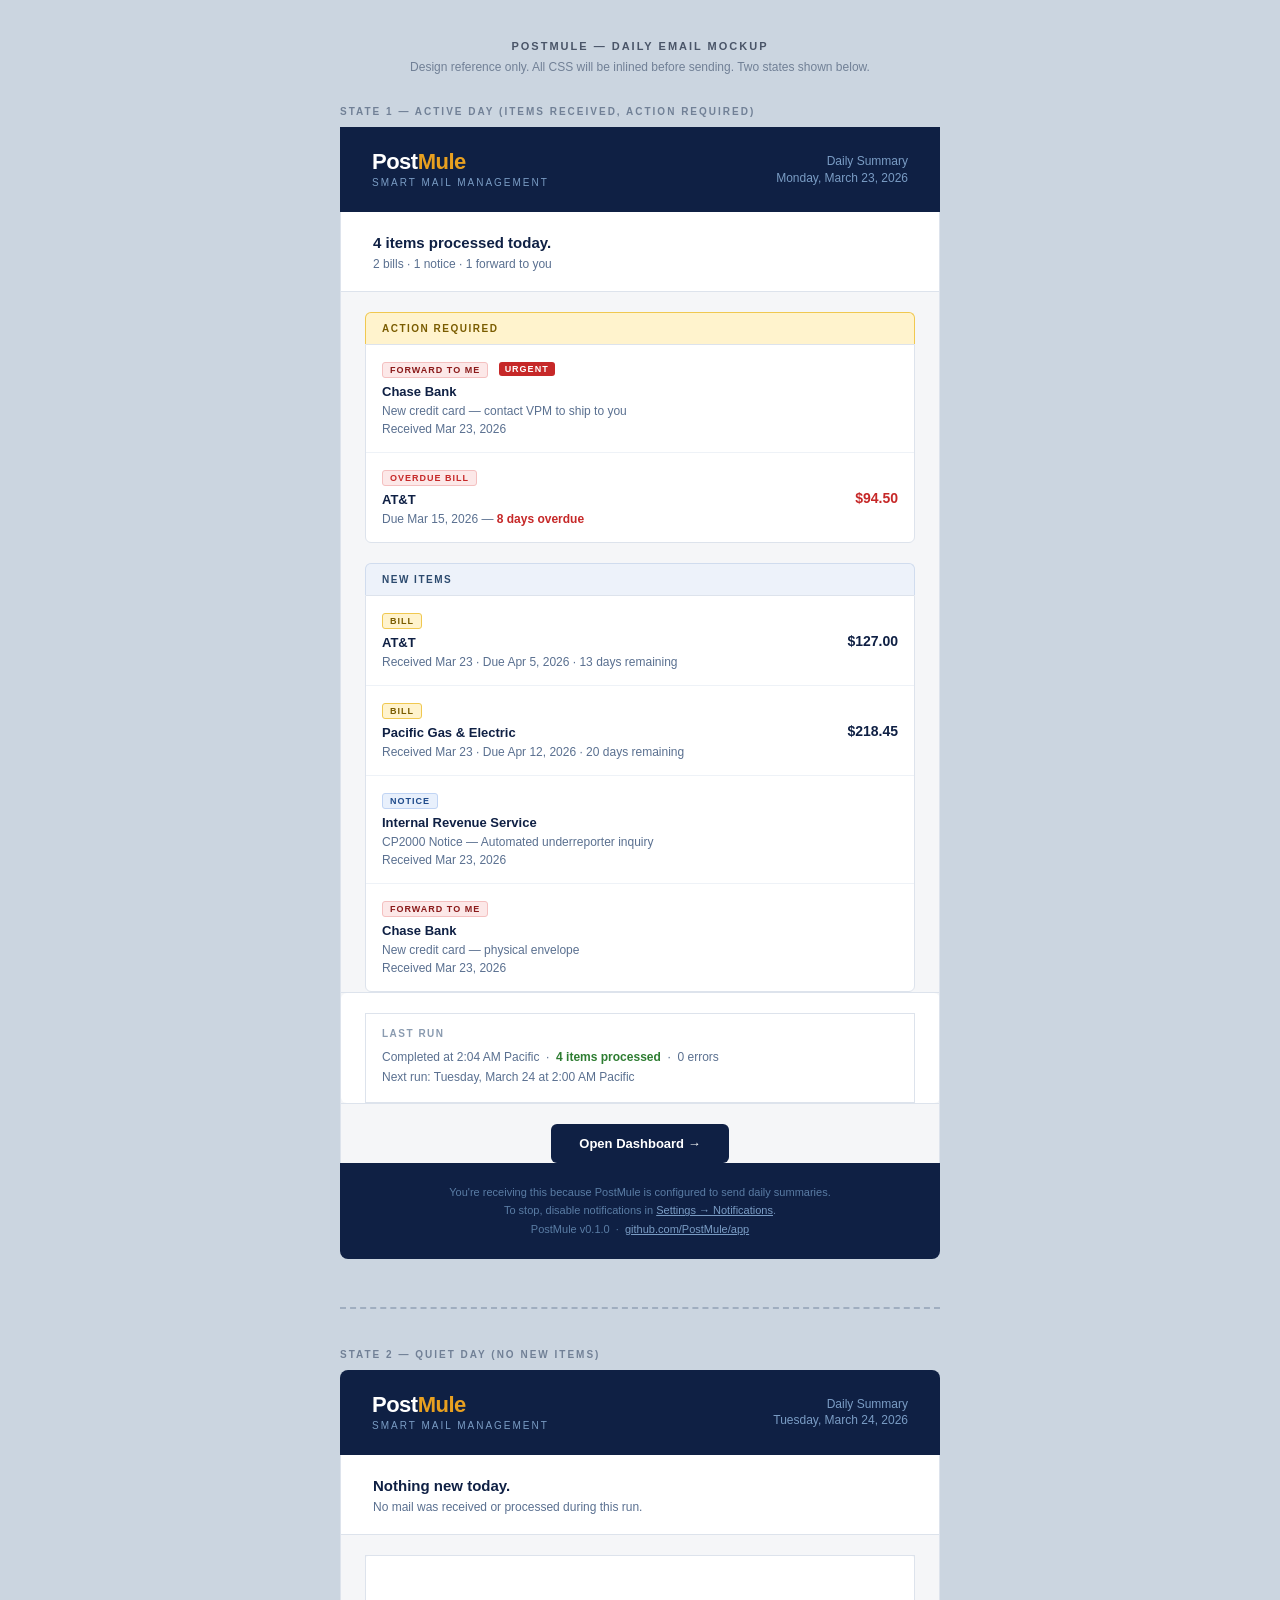
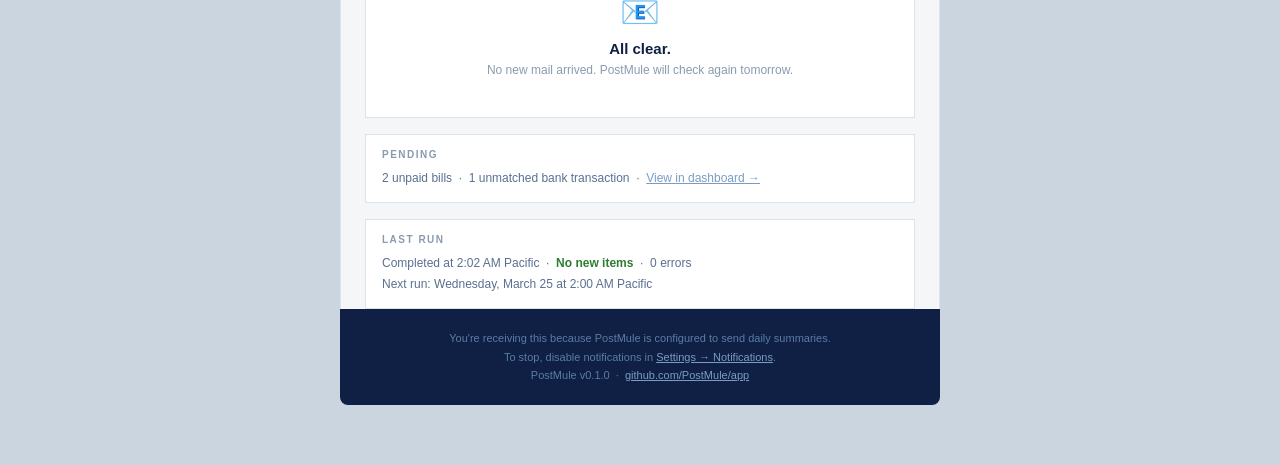
<file: postmule/web/templates/mockup_email_daily.html>
<!DOCTYPE html>
<html lang="en" xmlns="http://www.w3.org/1999/xhtml">
<!--
  PostMule — Daily Notification Email MOCKUP
  ==========================================
  This is the design reference for the daily summary email.
  It shows two states side-by-side:
    1. "Active day" — items were processed, some need attention
    2. "Quiet day" — nothing new today

  Production notes:
  - All CSS in the <style> block will be inlined before sending (e.g. via premailer)
  - No external fonts, images, or assets — email clients block them
  - Table-based layout for Outlook compatibility
  - prefers-color-scheme media query included for Apple Mail / Gmail dark mode
  - Plain-text fallback must be generated alongside this HTML template

  Brand palette:
    Navy Seal  #0F2044   header, CTA
    Brass      #E8A020   accent, logo "Mule", badges
    Steel Blue #7A9CC4   subheadings, secondary
    Linen      #F5F6F8   page / email background
    Smoke      #DDE3EC   borders, dividers
    Red        #C62828   overdue / urgent
    Green      #2E7D32   ok / delivered
-->
<head>
  <meta charset="UTF-8">
  <meta name="viewport" content="width=device-width, initial-scale=1.0">
  <meta http-equiv="X-UA-Compatible" content="IE=edge">
  <meta name="color-scheme" content="light dark">
  <meta name="supported-color-schemes" content="light dark">
  <title>PostMule Daily Summary — Email Mockup</title>
  <style>
    /* ── Mockup chrome (not part of actual email) ─────────────────── */
    body {
      margin: 0;
      padding: 40px 16px 60px;
      background: #CBD5E0;
      font-family: -apple-system, BlinkMacSystemFont, 'Segoe UI', Arial, sans-serif;
    }
    .mockup-page-title {
      text-align: center;
      font-size: 11px;
      font-weight: 700;
      color: #4A5568;
      letter-spacing: 2px;
      text-transform: uppercase;
      margin: 0 auto 8px;
    }
    .mockup-page-subtitle {
      text-align: center;
      font-size: 12px;
      color: #718096;
      margin: 0 auto 32px;
    }
    .mockup-state-label {
      max-width: 600px;
      margin: 0 auto 10px;
      font-size: 10px;
      font-weight: 700;
      letter-spacing: 2px;
      text-transform: uppercase;
      color: #718096;
    }
    .mockup-divider {
      max-width: 600px;
      margin: 48px auto 40px;
      border: none;
      border-top: 2px dashed #A0AEC0;
    }

    /* ── Email reset ──────────────────────────────────────────────── */
    .email-wrapper {
      margin: 0 auto;
      max-width: 600px;
    }
    table {
      border-collapse: collapse;
      mso-table-lspace: 0pt;
      mso-table-rspace: 0pt;
    }
    td {
      padding: 0;
    }
    img {
      border: 0;
      display: block;
      line-height: 100%;
      outline: none;
      text-decoration: none;
    }
    a {
      color: inherit;
      text-decoration: none;
    }

    /* ── Email component styles (all inlined before send) ─────────── */

    /* Header */
    .email-header {
      background-color: #0F2044;
      padding: 24px 32px;
    }
    .email-logo-post {
      font-family: Arial, Helvetica, sans-serif;
      font-size: 22px;
      font-weight: 700;
      color: #FFFFFF;
      letter-spacing: -0.5px;
      line-height: 1;
    }
    .email-logo-mule {
      color: #E8A020;
    }
    .email-logo-tagline {
      font-family: Arial, Helvetica, sans-serif;
      font-size: 10px;
      color: #7A9CC4;
      letter-spacing: 2px;
      text-transform: uppercase;
      margin-top: 4px;
    }
    .email-header-date {
      font-family: Arial, Helvetica, sans-serif;
      font-size: 12px;
      color: #7A9CC4;
      text-align: right;
      line-height: 1.4;
    }

    /* Body wrapper */
    .email-body {
      background-color: #F5F6F8;
      padding: 0 0 24px;
    }

    /* Summary bar */
    .email-summary {
      background-color: #FFFFFF;
      border-bottom: 1px solid #DDE3EC;
      padding: 20px 32px;
    }
    .email-summary-text {
      font-family: Arial, Helvetica, sans-serif;
      font-size: 15px;
      font-weight: 600;
      color: #0F2044;
      margin: 0;
      line-height: 1.4;
    }
    .email-summary-sub {
      font-family: Arial, Helvetica, sans-serif;
      font-size: 12px;
      color: #5A7090;
      margin: 4px 0 0;
    }

    /* Section: Action Required */
    .email-section {
      margin: 20px 24px 0;
    }
    .email-section-header {
      padding: 10px 16px;
      border-radius: 6px 6px 0 0;
      font-family: Arial, Helvetica, sans-serif;
      font-size: 10px;
      font-weight: 700;
      letter-spacing: 1.5px;
      text-transform: uppercase;
    }
    .email-section-header--urgent {
      background-color: #FFF3CD;
      color: #7A5C00;
      border: 1px solid #F0C850;
      border-bottom: none;
    }
    .email-section-header--items {
      background-color: #EDF2FA;
      color: #2C4A6E;
      border: 1px solid #D0DCEE;
      border-bottom: none;
    }
    .email-card-list {
      background-color: #FFFFFF;
      border: 1px solid #DDE3EC;
      border-radius: 0 0 6px 6px;
      overflow: hidden;
    }

    /* Item row */
    .email-item {
      border-bottom: 1px solid #EEF2F7;
      padding: 14px 16px;
    }
    .email-item:last-child {
      border-bottom: none;
    }
    .email-item-badge {
      display: inline-block;
      font-family: Arial, Helvetica, sans-serif;
      font-size: 9px;
      font-weight: 700;
      letter-spacing: 1px;
      text-transform: uppercase;
      padding: 2px 7px;
      border-radius: 3px;
      margin-bottom: 6px;
    }
    .badge--bill    { background-color: #FFF3CD; color: #7A5C00; border: 1px solid #F0C850; }
    .badge--notice  { background-color: #E8F0FC; color: #1E4A8A; border: 1px solid #C0D4F4; }
    .badge--forward { background-color: #FCE8E8; color: #8A1A1A; border: 1px solid #F4C0C0; }
    .badge--overdue { background-color: #FCE8E8; color: #C62828; border: 1px solid #F4C0C0; }

    .email-item-sender {
      font-family: Arial, Helvetica, sans-serif;
      font-size: 13px;
      font-weight: 600;
      color: #0F2044;
      margin: 0 0 3px;
    }
    .email-item-detail {
      font-family: Arial, Helvetica, sans-serif;
      font-size: 12px;
      color: #5A7090;
      margin: 0;
      line-height: 1.5;
    }
    .email-item-amount {
      font-family: Arial, Helvetica, sans-serif;
      font-size: 14px;
      font-weight: 700;
      color: #0F2044;
      text-align: right;
      white-space: nowrap;
    }
    .email-item-amount--overdue {
      color: #C62828;
    }
    .email-urgent-pill {
      display: inline-block;
      background-color: #C62828;
      color: #FFFFFF;
      font-family: Arial, Helvetica, sans-serif;
      font-size: 9px;
      font-weight: 700;
      letter-spacing: 1px;
      text-transform: uppercase;
      padding: 2px 6px;
      border-radius: 3px;
      margin-left: 6px;
      vertical-align: middle;
    }

    /* Last run status */
    .email-run-status {
      margin: 20px 24px 0;
      background-color: #FFFFFF;
      border: 1px solid #DDE3EC;
      border-radius: 6px;
      padding: 14px 16px;
    }
    .email-run-status-title {
      font-family: Arial, Helvetica, sans-serif;
      font-size: 10px;
      font-weight: 700;
      letter-spacing: 1.5px;
      text-transform: uppercase;
      color: #8A9BB0;
      margin: 0 0 8px;
    }
    .email-run-status-row {
      font-family: Arial, Helvetica, sans-serif;
      font-size: 12px;
      color: #5A7090;
      line-height: 1.6;
    }
    .email-run-ok { color: #2E7D32; font-weight: 600; }
    .email-run-warn { color: #D57A00; font-weight: 600; }

    /* CTA button */
    .email-cta-wrap {
      text-align: center;
      margin: 20px 24px 0;
    }
    .email-cta {
      display: inline-block;
      background-color: #0F2044;
      color: #FFFFFF;
      font-family: Arial, Helvetica, sans-serif;
      font-size: 13px;
      font-weight: 600;
      padding: 12px 28px;
      border-radius: 6px;
      text-decoration: none;
    }

    /* Quiet day */
    .email-quiet {
      text-align: center;
      padding: 40px 32px;
      background-color: #FFFFFF;
      border: 1px solid #DDE3EC;
      border-radius: 6px;
      margin: 20px 24px 0;
    }
    .email-quiet-icon {
      font-size: 32px;
      line-height: 1;
      margin-bottom: 12px;
    }
    .email-quiet-title {
      font-family: Arial, Helvetica, sans-serif;
      font-size: 15px;
      font-weight: 600;
      color: #0F2044;
      margin: 0 0 6px;
    }
    .email-quiet-sub {
      font-family: Arial, Helvetica, sans-serif;
      font-size: 12px;
      color: #8A9BB0;
      margin: 0;
    }

    /* Footer */
    .email-footer {
      background-color: #0F2044;
      padding: 20px 32px;
      text-align: center;
    }
    .email-footer-text {
      font-family: Arial, Helvetica, sans-serif;
      font-size: 11px;
      color: #5A7CA4;
      line-height: 1.7;
      margin: 0;
    }
    .email-footer-link {
      color: #7A9CC4;
      text-decoration: underline;
    }

    /* ── Dark mode overrides (Apple Mail, Gmail app, some Outlook) ── */
    @media (prefers-color-scheme: dark) {
      .email-body       { background-color: #1A2740 !important; }
      .email-summary    { background-color: #1E2F4A !important; border-color: #2C4060 !important; }
      .email-summary-text { color: #E8EFF8 !important; }
      .email-summary-sub  { color: #8A9BB0 !important; }
      .email-card-list  { background-color: #1E2F4A !important; border-color: #2C4060 !important; }
      .email-item       { border-color: #2C4060 !important; }
      .email-item-sender { color: #E8EFF8 !important; }
      .email-item-detail { color: #8A9BB0 !important; }
      .email-item-amount { color: #E8EFF8 !important; }
      .email-run-status { background-color: #1E2F4A !important; border-color: #2C4060 !important; }
      .email-run-status-title { color: #5A7CA4 !important; }
      .email-quiet      { background-color: #1E2F4A !important; border-color: #2C4060 !important; }
      .email-quiet-title { color: #E8EFF8 !important; }
    }

    /* ── Mobile ───────────────────────────────────────────────────── */
    @media screen and (max-width: 480px) {
      .email-header   { padding: 20px 20px !important; }
      .email-summary  { padding: 16px 20px !important; }
      .email-section  { margin: 16px 12px 0 !important; }
      .email-run-status { margin: 16px 12px 0 !important; }
      .email-cta-wrap { margin: 16px 12px 0 !important; }
      .email-quiet    { margin: 16px 12px 0 !important; padding: 28px 20px !important; }
      .email-footer   { padding: 16px 20px !important; }
      .email-header-date { display: none !important; }
    }
  </style>
</head>
<body>

<!-- ================================================================
     MOCKUP CHROME
     ================================================================ -->
<p class="mockup-page-title">PostMule — Daily Email Mockup</p>
<p class="mockup-page-subtitle">Design reference only. All CSS will be inlined before sending. Two states shown below.</p>


<!-- ================================================================
     STATE 1: ACTIVE DAY — items processed, some needing attention
     ================================================================ -->

<p class="mockup-state-label">State 1 — Active day (items received, action required)</p>

<div class="email-wrapper">
  <!--[if mso]><table width="600" cellpadding="0" cellspacing="0" border="0" align="center"><tr><td><![endif]-->

  <!-- Header -->
  <table width="100%" cellpadding="0" cellspacing="0" border="0" style="background-color:#0F2044;border-radius:8px 8px 0 0;">
    <tr>
      <td class="email-header" style="padding:24px 32px;">
        <table width="100%" cellpadding="0" cellspacing="0" border="0">
          <tr>
            <td style="vertical-align:middle;">
              <div class="email-logo-post" style="font-family:Arial,Helvetica,sans-serif;font-size:22px;font-weight:700;color:#FFFFFF;letter-spacing:-0.5px;line-height:1;">Post<span class="email-logo-mule" style="color:#E8A020;">Mule</span></div>
              <div class="email-logo-tagline" style="font-family:Arial,Helvetica,sans-serif;font-size:10px;color:#7A9CC4;letter-spacing:2px;text-transform:uppercase;margin-top:4px;">Smart mail management</div>
            </td>
            <td class="email-header-date" style="font-family:Arial,Helvetica,sans-serif;font-size:12px;color:#7A9CC4;text-align:right;vertical-align:middle;line-height:1.4;">
              Daily Summary<br>
              Monday, March 23, 2026
            </td>
          </tr>
        </table>
      </td>
    </tr>
  </table>

  <!-- Summary bar -->
  <table width="100%" cellpadding="0" cellspacing="0" border="0" style="background-color:#FFFFFF;border-left:1px solid #DDE3EC;border-right:1px solid #DDE3EC;">
    <tr>
      <td class="email-summary" style="padding:20px 32px;background-color:#FFFFFF;border-bottom:1px solid #DDE3EC;">
        <p class="email-summary-text" style="font-family:Arial,Helvetica,sans-serif;font-size:15px;font-weight:600;color:#0F2044;margin:0;line-height:1.4;">4 items processed today.</p>
        <p class="email-summary-sub" style="font-family:Arial,Helvetica,sans-serif;font-size:12px;color:#5A7090;margin:4px 0 0;">2 bills &middot; 1 notice &middot; 1 forward to you</p>
      </td>
    </tr>
  </table>

  <!-- Body -->
  <table width="100%" cellpadding="0" cellspacing="0" border="0" class="email-body" style="background-color:#F5F6F8;border-left:1px solid #DDE3EC;border-right:1px solid #DDE3EC;padding-bottom:24px;">

    <!-- ACTION REQUIRED section -->
    <tr>
      <td class="email-section" style="padding:20px 24px 0;">
        <div class="email-section-header email-section-header--urgent" style="padding:10px 16px;background-color:#FFF3CD;color:#7A5C00;border:1px solid #F0C850;border-bottom:none;border-radius:6px 6px 0 0;font-family:Arial,Helvetica,sans-serif;font-size:10px;font-weight:700;letter-spacing:1.5px;text-transform:uppercase;">
          Action Required
        </div>
        <div class="email-card-list" style="background-color:#FFFFFF;border:1px solid #DDE3EC;border-radius:0 0 6px 6px;overflow:hidden;">

          <!-- ForwardToMe item -->
          <table width="100%" cellpadding="0" cellspacing="0" border="0">
            <tr>
              <td class="email-item" style="padding:14px 16px;border-bottom:1px solid #EEF2F7;vertical-align:top;">
                <table width="100%" cellpadding="0" cellspacing="0" border="0">
                  <tr>
                    <td style="vertical-align:top;">
                      <span class="email-item-badge badge--forward" style="display:inline-block;font-family:Arial,Helvetica,sans-serif;font-size:9px;font-weight:700;letter-spacing:1px;text-transform:uppercase;padding:2px 7px;border-radius:3px;margin-bottom:6px;background-color:#FCE8E8;color:#8A1A1A;border:1px solid #F4C0C0;">Forward To Me</span>
                      <span class="email-urgent-pill" style="display:inline-block;background-color:#C62828;color:#FFFFFF;font-family:Arial,Helvetica,sans-serif;font-size:9px;font-weight:700;letter-spacing:1px;text-transform:uppercase;padding:2px 6px;border-radius:3px;margin-left:6px;vertical-align:middle;">Urgent</span>
                      <p class="email-item-sender" style="font-family:Arial,Helvetica,sans-serif;font-size:13px;font-weight:600;color:#0F2044;margin:0 0 3px;">Chase Bank</p>
                      <p class="email-item-detail" style="font-family:Arial,Helvetica,sans-serif;font-size:12px;color:#5A7090;margin:0;line-height:1.5;">New credit card &mdash; contact VPM to ship to you<br>Received Mar 23, 2026</p>
                    </td>
                  </tr>
                </table>
              </td>
            </tr>
            <!-- Overdue bill -->
            <tr>
              <td class="email-item" style="padding:14px 16px;vertical-align:top;">
                <table width="100%" cellpadding="0" cellspacing="0" border="0">
                  <tr>
                    <td style="vertical-align:top;">
                      <span class="email-item-badge badge--overdue" style="display:inline-block;font-family:Arial,Helvetica,sans-serif;font-size:9px;font-weight:700;letter-spacing:1px;text-transform:uppercase;padding:2px 7px;border-radius:3px;margin-bottom:6px;background-color:#FCE8E8;color:#C62828;border:1px solid #F4C0C0;">Overdue Bill</span>
                      <p class="email-item-sender" style="font-family:Arial,Helvetica,sans-serif;font-size:13px;font-weight:600;color:#0F2044;margin:0 0 3px;">AT&amp;T</p>
                      <p class="email-item-detail" style="font-family:Arial,Helvetica,sans-serif;font-size:12px;color:#5A7090;margin:0;line-height:1.5;">Due Mar 15, 2026 &mdash; <strong style="color:#C62828;">8 days overdue</strong></p>
                    </td>
                    <td style="vertical-align:middle;text-align:right;white-space:nowrap;padding-left:12px;">
                      <span class="email-item-amount email-item-amount--overdue" style="font-family:Arial,Helvetica,sans-serif;font-size:14px;font-weight:700;color:#C62828;">$94.50</span>
                    </td>
                  </tr>
                </table>
              </td>
            </tr>
          </table>
        </div>
      </td>
    </tr>

    <!-- NEW ITEMS section -->
    <tr>
      <td class="email-section" style="padding:20px 24px 0;">
        <div class="email-section-header email-section-header--items" style="padding:10px 16px;background-color:#EDF2FA;color:#2C4A6E;border:1px solid #D0DCEE;border-bottom:none;border-radius:6px 6px 0 0;font-family:Arial,Helvetica,sans-serif;font-size:10px;font-weight:700;letter-spacing:1.5px;text-transform:uppercase;">
          New Items
        </div>
        <div class="email-card-list" style="background-color:#FFFFFF;border:1px solid #DDE3EC;border-radius:0 0 6px 6px;overflow:hidden;">

          <!-- Bill: AT&T -->
          <table width="100%" cellpadding="0" cellspacing="0" border="0">
            <tr>
              <td class="email-item" style="padding:14px 16px;border-bottom:1px solid #EEF2F7;vertical-align:top;">
                <table width="100%" cellpadding="0" cellspacing="0" border="0">
                  <tr>
                    <td style="vertical-align:top;">
                      <span class="email-item-badge badge--bill" style="display:inline-block;font-family:Arial,Helvetica,sans-serif;font-size:9px;font-weight:700;letter-spacing:1px;text-transform:uppercase;padding:2px 7px;border-radius:3px;margin-bottom:6px;background-color:#FFF3CD;color:#7A5C00;border:1px solid #F0C850;">Bill</span>
                      <p class="email-item-sender" style="font-family:Arial,Helvetica,sans-serif;font-size:13px;font-weight:600;color:#0F2044;margin:0 0 3px;">AT&amp;T</p>
                      <p class="email-item-detail" style="font-family:Arial,Helvetica,sans-serif;font-size:12px;color:#5A7090;margin:0;line-height:1.5;">Received Mar 23 &middot; Due Apr 5, 2026 &middot; 13 days remaining</p>
                    </td>
                    <td style="vertical-align:middle;text-align:right;white-space:nowrap;padding-left:12px;">
                      <span class="email-item-amount" style="font-family:Arial,Helvetica,sans-serif;font-size:14px;font-weight:700;color:#0F2044;">$127.00</span>
                    </td>
                  </tr>
                </table>
              </td>
            </tr>

            <!-- Bill: Pacific Gas & Electric -->
            <tr>
              <td class="email-item" style="padding:14px 16px;border-bottom:1px solid #EEF2F7;vertical-align:top;">
                <table width="100%" cellpadding="0" cellspacing="0" border="0">
                  <tr>
                    <td style="vertical-align:top;">
                      <span class="email-item-badge badge--bill" style="display:inline-block;font-family:Arial,Helvetica,sans-serif;font-size:9px;font-weight:700;letter-spacing:1px;text-transform:uppercase;padding:2px 7px;border-radius:3px;margin-bottom:6px;background-color:#FFF3CD;color:#7A5C00;border:1px solid #F0C850;">Bill</span>
                      <p class="email-item-sender" style="font-family:Arial,Helvetica,sans-serif;font-size:13px;font-weight:600;color:#0F2044;margin:0 0 3px;">Pacific Gas &amp; Electric</p>
                      <p class="email-item-detail" style="font-family:Arial,Helvetica,sans-serif;font-size:12px;color:#5A7090;margin:0;line-height:1.5;">Received Mar 23 &middot; Due Apr 12, 2026 &middot; 20 days remaining</p>
                    </td>
                    <td style="vertical-align:middle;text-align:right;white-space:nowrap;padding-left:12px;">
                      <span class="email-item-amount" style="font-family:Arial,Helvetica,sans-serif;font-size:14px;font-weight:700;color:#0F2044;">$218.45</span>
                    </td>
                  </tr>
                </table>
              </td>
            </tr>

            <!-- Notice: IRS -->
            <tr>
              <td class="email-item" style="padding:14px 16px;border-bottom:1px solid #EEF2F7;vertical-align:top;">
                <table width="100%" cellpadding="0" cellspacing="0" border="0">
                  <tr>
                    <td style="vertical-align:top;">
                      <span class="email-item-badge badge--notice" style="display:inline-block;font-family:Arial,Helvetica,sans-serif;font-size:9px;font-weight:700;letter-spacing:1px;text-transform:uppercase;padding:2px 7px;border-radius:3px;margin-bottom:6px;background-color:#E8F0FC;color:#1E4A8A;border:1px solid #C0D4F4;">Notice</span>
                      <p class="email-item-sender" style="font-family:Arial,Helvetica,sans-serif;font-size:13px;font-weight:600;color:#0F2044;margin:0 0 3px;">Internal Revenue Service</p>
                      <p class="email-item-detail" style="font-family:Arial,Helvetica,sans-serif;font-size:12px;color:#5A7090;margin:0;line-height:1.5;">CP2000 Notice &mdash; Automated underreporter inquiry<br>Received Mar 23, 2026</p>
                    </td>
                  </tr>
                </table>
              </td>
            </tr>

            <!-- ForwardToMe -->
            <tr>
              <td class="email-item" style="padding:14px 16px;vertical-align:top;">
                <table width="100%" cellpadding="0" cellspacing="0" border="0">
                  <tr>
                    <td style="vertical-align:top;">
                      <span class="email-item-badge badge--forward" style="display:inline-block;font-family:Arial,Helvetica,sans-serif;font-size:9px;font-weight:700;letter-spacing:1px;text-transform:uppercase;padding:2px 7px;border-radius:3px;margin-bottom:6px;background-color:#FCE8E8;color:#8A1A1A;border:1px solid #F4C0C0;">Forward To Me</span>
                      <p class="email-item-sender" style="font-family:Arial,Helvetica,sans-serif;font-size:13px;font-weight:600;color:#0F2044;margin:0 0 3px;">Chase Bank</p>
                      <p class="email-item-detail" style="font-family:Arial,Helvetica,sans-serif;font-size:12px;color:#5A7090;margin:0;line-height:1.5;">New credit card — physical envelope<br>Received Mar 23, 2026</p>
                    </td>
                  </tr>
                </table>
              </td>
            </tr>
          </table>
        </div>
      </td>
    </tr>

    <!-- Last run status -->
    <tr>
      <td class="email-run-status" style="margin:20px 24px 0;padding:0 24px;">
        <table width="100%" cellpadding="0" cellspacing="0" border="0" style="background-color:#FFFFFF;border:1px solid #DDE3EC;border-radius:6px;margin-top:20px;">
          <tr>
            <td style="padding:14px 16px;">
              <p class="email-run-status-title" style="font-family:Arial,Helvetica,sans-serif;font-size:10px;font-weight:700;letter-spacing:1.5px;text-transform:uppercase;color:#8A9BB0;margin:0 0 8px;">Last Run</p>
              <p class="email-run-status-row" style="font-family:Arial,Helvetica,sans-serif;font-size:12px;color:#5A7090;line-height:1.7;margin:0;">
                Completed at 2:04 AM Pacific &nbsp;&middot;&nbsp; <span class="email-run-ok" style="color:#2E7D32;font-weight:600;">4 items processed</span> &nbsp;&middot;&nbsp; 0 errors<br>
                Next run: Tuesday, March 24 at 2:00 AM Pacific
              </p>
            </td>
          </tr>
        </table>
      </td>
    </tr>

    <!-- Dashboard CTA -->
    <tr>
      <td class="email-cta-wrap" style="text-align:center;padding:20px 24px 0;">
        <a href="http://localhost:5000" class="email-cta" style="display:inline-block;background-color:#0F2044;color:#FFFFFF;font-family:Arial,Helvetica,sans-serif;font-size:13px;font-weight:600;padding:12px 28px;border-radius:6px;text-decoration:none;">Open Dashboard &rarr;</a>
      </td>
    </tr>

  </table>

  <!-- Footer -->
  <table width="100%" cellpadding="0" cellspacing="0" border="0" class="email-footer" style="background-color:#0F2044;border-radius:0 0 8px 8px;">
    <tr>
      <td style="padding:20px 32px;text-align:center;">
        <p class="email-footer-text" style="font-family:Arial,Helvetica,sans-serif;font-size:11px;color:#5A7CA4;line-height:1.7;margin:0;">
          You're receiving this because PostMule is configured to send daily summaries.<br>
          To stop, disable notifications in <a href="http://localhost:5000/settings" class="email-footer-link" style="color:#7A9CC4;text-decoration:underline;">Settings &rarr; Notifications</a>.<br>
          PostMule v0.1.0 &nbsp;&middot;&nbsp; <a href="https://github.com/PostMule/app" class="email-footer-link" style="color:#7A9CC4;text-decoration:underline;">github.com/PostMule/app</a>
        </p>
      </td>
    </tr>
  </table>

  <!--[if mso]></td></tr></table><![endif]-->
</div>


<!-- ================================================================
     DIVIDER
     ================================================================ -->
<hr class="mockup-divider" style="max-width:600px;margin:48px auto 40px;border:none;border-top:2px dashed #A0AEC0;">
<p class="mockup-state-label">State 2 — Quiet day (no new items)</p>


<!-- ================================================================
     STATE 2: QUIET DAY — nothing new
     ================================================================ -->

<div class="email-wrapper">
  <!--[if mso]><table width="600" cellpadding="0" cellspacing="0" border="0" align="center"><tr><td><![endif]-->

  <!-- Header -->
  <table width="100%" cellpadding="0" cellspacing="0" border="0" style="background-color:#0F2044;border-radius:8px 8px 0 0;">
    <tr>
      <td style="padding:24px 32px;">
        <table width="100%" cellpadding="0" cellspacing="0" border="0">
          <tr>
            <td style="vertical-align:middle;">
              <div style="font-family:Arial,Helvetica,sans-serif;font-size:22px;font-weight:700;color:#FFFFFF;letter-spacing:-0.5px;line-height:1;">Post<span style="color:#E8A020;">Mule</span></div>
              <div style="font-family:Arial,Helvetica,sans-serif;font-size:10px;color:#7A9CC4;letter-spacing:2px;text-transform:uppercase;margin-top:4px;">Smart mail management</div>
            </td>
            <td class="email-header-date" style="font-family:Arial,Helvetica,sans-serif;font-size:12px;color:#7A9CC4;text-align:right;vertical-align:middle;line-height:1.4;">
              Daily Summary<br>
              Tuesday, March 24, 2026
            </td>
          </tr>
        </table>
      </td>
    </tr>
  </table>

  <!-- Summary bar -->
  <table width="100%" cellpadding="0" cellspacing="0" border="0" style="background-color:#FFFFFF;border-left:1px solid #DDE3EC;border-right:1px solid #DDE3EC;">
    <tr>
      <td style="padding:20px 32px;background-color:#FFFFFF;border-bottom:1px solid #DDE3EC;">
        <p style="font-family:Arial,Helvetica,sans-serif;font-size:15px;font-weight:600;color:#0F2044;margin:0;line-height:1.4;">Nothing new today.</p>
        <p style="font-family:Arial,Helvetica,sans-serif;font-size:12px;color:#5A7090;margin:4px 0 0;">No mail was received or processed during this run.</p>
      </td>
    </tr>
  </table>

  <!-- Body -->
  <table width="100%" cellpadding="0" cellspacing="0" border="0" style="background-color:#F5F6F8;border-left:1px solid #DDE3EC;border-right:1px solid #DDE3EC;padding-bottom:24px;">

    <!-- Quiet state card -->
    <tr>
      <td style="padding:20px 24px 0;">
        <table width="100%" cellpadding="0" cellspacing="0" border="0" style="background-color:#FFFFFF;border:1px solid #DDE3EC;border-radius:6px;">
          <tr>
            <td style="text-align:center;padding:40px 32px;">
              <div style="font-size:32px;line-height:1;margin-bottom:12px;">&#128231;</div>
              <p style="font-family:Arial,Helvetica,sans-serif;font-size:15px;font-weight:600;color:#0F2044;margin:0 0 6px;">All clear.</p>
              <p style="font-family:Arial,Helvetica,sans-serif;font-size:12px;color:#8A9BB0;margin:0;">No new mail arrived. PostMule will check again tomorrow.</p>
            </td>
          </tr>
        </table>
      </td>
    </tr>

    <!-- Pending items reminder (if any exist in the system) -->
    <tr>
      <td style="padding:16px 24px 0;">
        <table width="100%" cellpadding="0" cellspacing="0" border="0" style="background-color:#FFFFFF;border:1px solid #DDE3EC;border-radius:6px;">
          <tr>
            <td style="padding:14px 16px;">
              <p style="font-family:Arial,Helvetica,sans-serif;font-size:10px;font-weight:700;letter-spacing:1.5px;text-transform:uppercase;color:#8A9BB0;margin:0 0 8px;">Pending</p>
              <p style="font-family:Arial,Helvetica,sans-serif;font-size:12px;color:#5A7090;line-height:1.7;margin:0;">
                2 unpaid bills &nbsp;&middot;&nbsp; 1 unmatched bank transaction &nbsp;&middot;&nbsp;
                <a href="http://localhost:5000/bills" style="color:#7A9CC4;text-decoration:underline;">View in dashboard &rarr;</a>
              </p>
            </td>
          </tr>
        </table>
      </td>
    </tr>

    <!-- Last run status -->
    <tr>
      <td style="padding:16px 24px 0;">
        <table width="100%" cellpadding="0" cellspacing="0" border="0" style="background-color:#FFFFFF;border:1px solid #DDE3EC;border-radius:6px;">
          <tr>
            <td style="padding:14px 16px;">
              <p style="font-family:Arial,Helvetica,sans-serif;font-size:10px;font-weight:700;letter-spacing:1.5px;text-transform:uppercase;color:#8A9BB0;margin:0 0 8px;">Last Run</p>
              <p style="font-family:Arial,Helvetica,sans-serif;font-size:12px;color:#5A7090;line-height:1.7;margin:0;">
                Completed at 2:02 AM Pacific &nbsp;&middot;&nbsp; <span style="color:#2E7D32;font-weight:600;">No new items</span> &nbsp;&middot;&nbsp; 0 errors<br>
                Next run: Wednesday, March 25 at 2:00 AM Pacific
              </p>
            </td>
          </tr>
        </table>
      </td>
    </tr>

  </table>

  <!-- Footer -->
  <table width="100%" cellpadding="0" cellspacing="0" border="0" style="background-color:#0F2044;border-radius:0 0 8px 8px;">
    <tr>
      <td style="padding:20px 32px;text-align:center;">
        <p style="font-family:Arial,Helvetica,sans-serif;font-size:11px;color:#5A7CA4;line-height:1.7;margin:0;">
          You're receiving this because PostMule is configured to send daily summaries.<br>
          To stop, disable notifications in <a href="http://localhost:5000/settings" style="color:#7A9CC4;text-decoration:underline;">Settings &rarr; Notifications</a>.<br>
          PostMule v0.1.0 &nbsp;&middot;&nbsp; <a href="https://github.com/PostMule/app" style="color:#7A9CC4;text-decoration:underline;">github.com/PostMule/app</a>
        </p>
      </td>
    </tr>
  </table>

  <!--[if mso]></td></tr></table><![endif]-->
</div>

</body>
</html>
</file>
